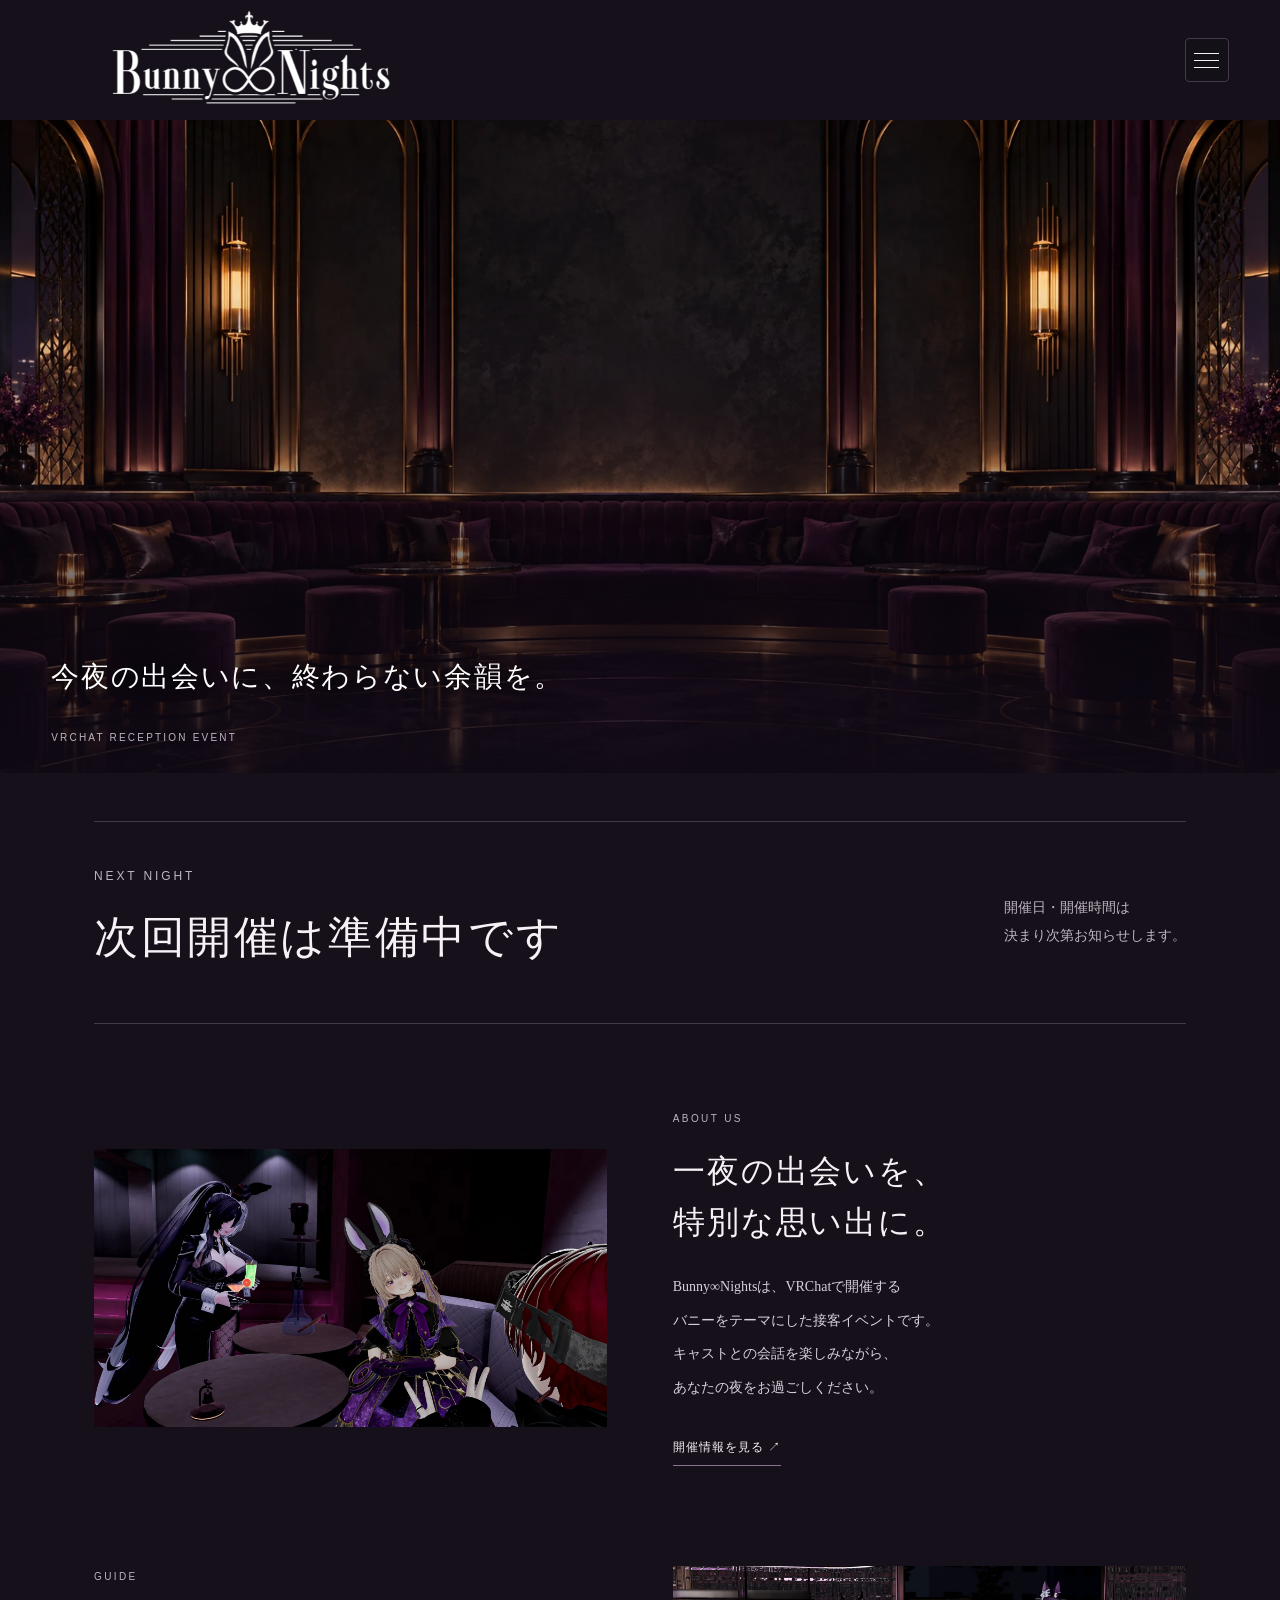
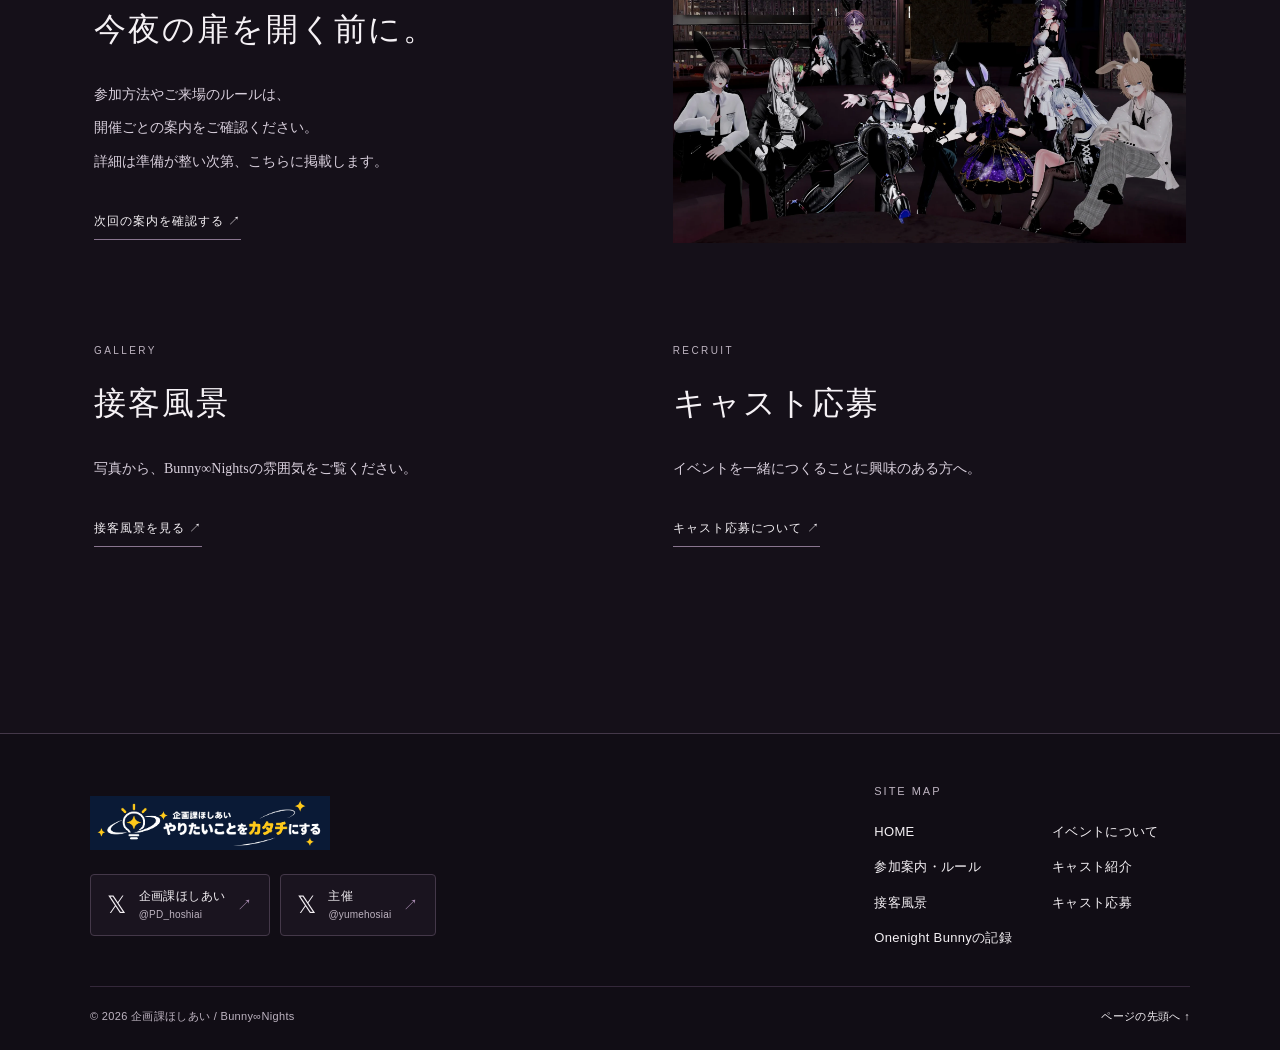
<file: index.html>
<!doctype html>
<html lang="ja"><head><meta charset="utf-8"><meta name="viewport" content="width=device-width,initial-scale=1"><title>HOME | Bunny∞Nights</title><meta name="description" content="VRChatのバニー接客イベント Bunny∞Nights。イベントのご案内、参加方法、ルール、キャスト応募について。"><meta name="theme-color" content="#151019"><link rel="stylesheet" href="assets/css/base.css"><link rel="stylesheet" href="assets/css/home.css"><script src="assets/js/home.js" defer></script></head><body><a class="bn-skip" href="#main-content">本文へ移動</a><main id="main-content"><div class="ob2" id="ob2-top">
<header class="ob2-head">
<h1 class="ob2-logo"><a href="./"><img src="assets/images/logo.webp" alt="Bunny∞Nights" width="1200" height="300" decoding="async"></a></h1>
<details class="ob2-menu"><summary aria-label="メニュー"><span></span><span></span><span></span></summary><nav aria-label="サイトメニュー"><a href="./" aria-current="page">HOME</a><a href="about/">イベントについて</a><a href="guide/">参加案内・ルール</a><a href="cast/">キャスト紹介</a><a href="gallery/">接客風景</a><a href="recruit/">キャスト応募</a><a href="archive/">Onenight Bunnyの記録</a></nav></details>
</header>
<section class="ob2-hero" aria-label="イベントのイメージ">
<figure class="ob2-back"><img src="assets/images/lounge.webp" alt="紫のベルベットラウンジのイメージ" fetchpriority="high"></figure>
<p class="ob2-catchcopy"><span>今夜の出会いに、</span><span>終わらない余韻を。</span></p><p class="ob2-caption">VRCHAT RECEPTION EVENT</p>
</section>
<div class="ob2-body">
<section class="ob2-schedule" id="ob2-schedule"><div><div class="ob2-eyebrow">NEXT NIGHT</div><h2>次回開催は準備中です</h2></div><p>開催日・開催時間は<br>決まり次第お知らせします。</p></section><section class="ob2-row" id="ob2-about">
<figure><img src="assets/images/home-about.webp" alt="キャストとの会話を楽しむ接客風景" loading="lazy" width="1920" height="1080"></figure>
<div class="ob2-copy"><div class="ob2-eyebrow">ABOUT US</div><h2>一夜の出会いを、<br>特別な思い出に。</h2><p>Bunny∞Nightsは、VRChatで開催する<br>バニーをテーマにした接客イベントです。<br>キャストとの会話を楽しみながら、<br>あなたの夜をお過ごしください。</p><a class="ob2-link" href="#ob2-schedule">開催情報を見る ↗</a></div>
</section>
<section class="ob2-row ob2-row-reverse" id="ob2-guide">
<div class="ob2-copy"><div class="ob2-eyebrow">GUIDE</div><h2>今夜の扉を開く前に。</h2><p>参加方法やご来場のルールは、<br>開催ごとの案内をご確認ください。<br>詳細は準備が整い次第、こちらに掲載します。</p><a class="ob2-link" href="#ob2-schedule">次回の案内を確認する ↗</a></div>
<figure><img src="assets/images/group.webp" alt="Bunny∞Nightsのキャスト・黒服集合写真" loading="lazy" width="1920" height="1080"></figure>
</section>

<section class="ob2-row" style="margin-top:60px"><div class="ob2-copy"><div class="ob2-eyebrow">GALLERY</div><h2>接客風景</h2><p>写真から、Bunny∞Nightsの雰囲気をご覧ください。</p><a class="ob2-link" href="gallery/">接客風景を見る ↗</a></div><div class="ob2-copy"><div class="ob2-eyebrow">RECRUIT</div><h2>キャスト応募</h2><p>イベントを一緒につくることに興味のある方へ。</p><a class="ob2-link" href="recruit/">キャスト応募について ↗</a></div></section></div><footer class="bn-footer"><div class="bn-footer-inner"><div class="bn-footer-brand"><a class="bn-organizer-logo" href="https://vrc.group/HOSIAI.8688" target="_blank" rel="noopener noreferrer" aria-label="企画課ほしあいのVRChatグループ（新しいタブで開く）"><img src="assets/images/footer.webp" alt="企画課ほしあい やりたいことをカタチにする" loading="lazy" width="1461" height="330"></a><div class="bn-socials"><a class="bn-social-link" href="https://x.com/PD_hoshiai" target="_blank" rel="noopener noreferrer" aria-label="企画課ほしあいのX（新しいタブで開く）"><span class="bn-x-mark" aria-hidden="true">𝕏</span><span class="bn-social-text">企画課ほしあい<small>@PD_hoshiai</small></span><span class="bn-social-arrow" aria-hidden="true">↗</span></a><a class="bn-social-link" href="https://x.com/yumehosiai" target="_blank" rel="noopener noreferrer" aria-label="主催のX（新しいタブで開く）"><span class="bn-x-mark" aria-hidden="true">𝕏</span><span class="bn-social-text">主催<small>@yumehosiai</small></span><span class="bn-social-arrow" aria-hidden="true">↗</span></a></div></div><nav class="bn-sitemap" aria-label="フッターサイトマップ"><h2 class="bn-footer-title">SITE MAP</h2><div class="bn-sitemap-links"><a href="./">HOME</a><a href="about/">イベントについて</a><a href="guide/">参加案内・ルール</a><a href="cast/">キャスト紹介</a><a href="gallery/">接客風景</a><a href="recruit/">キャスト応募</a><a href="archive/">Onenight Bunnyの記録</a></div></nav></div><div class="bn-footer-bottom"><small>© 2026 企画課ほしあい / Bunny∞Nights</small><a class="bn-back-top" href="#ob2-top">ページの先頭へ ↑</a></div></footer>
</div>



</main></body></html>
</file>
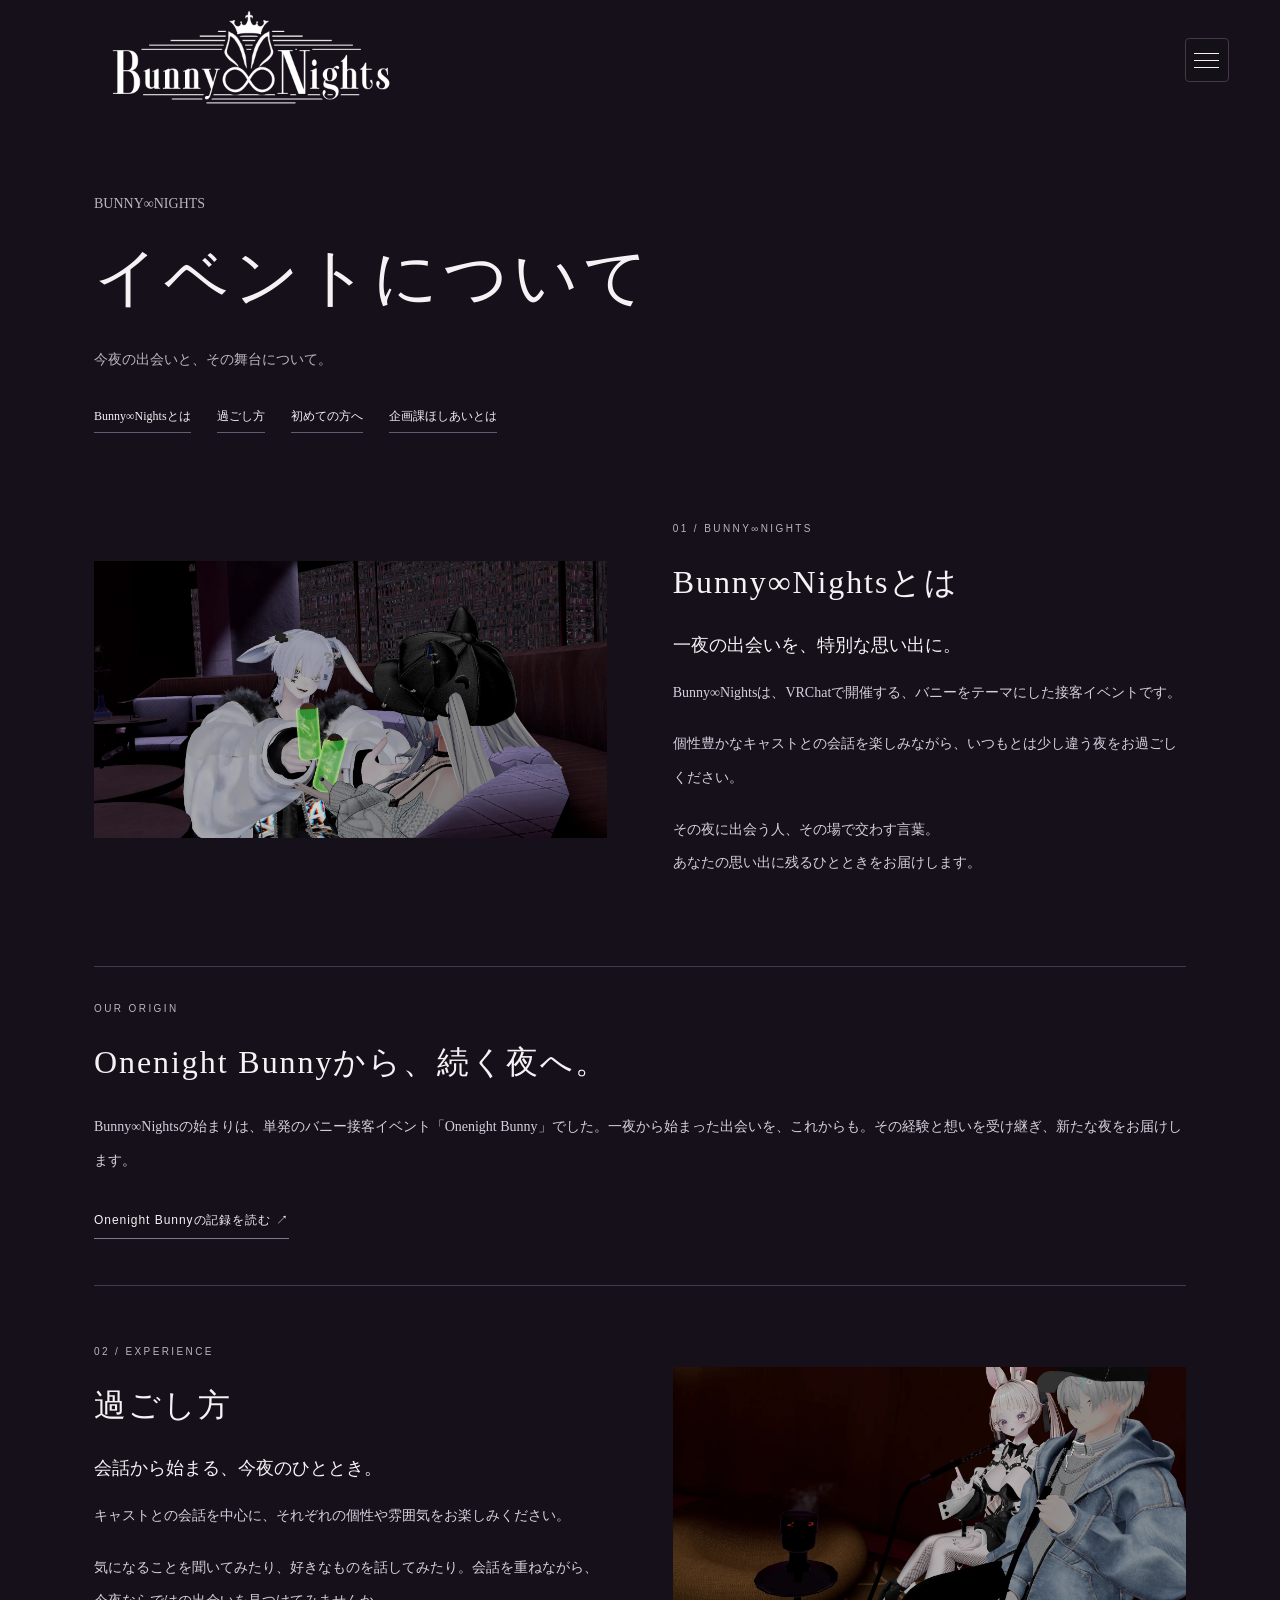
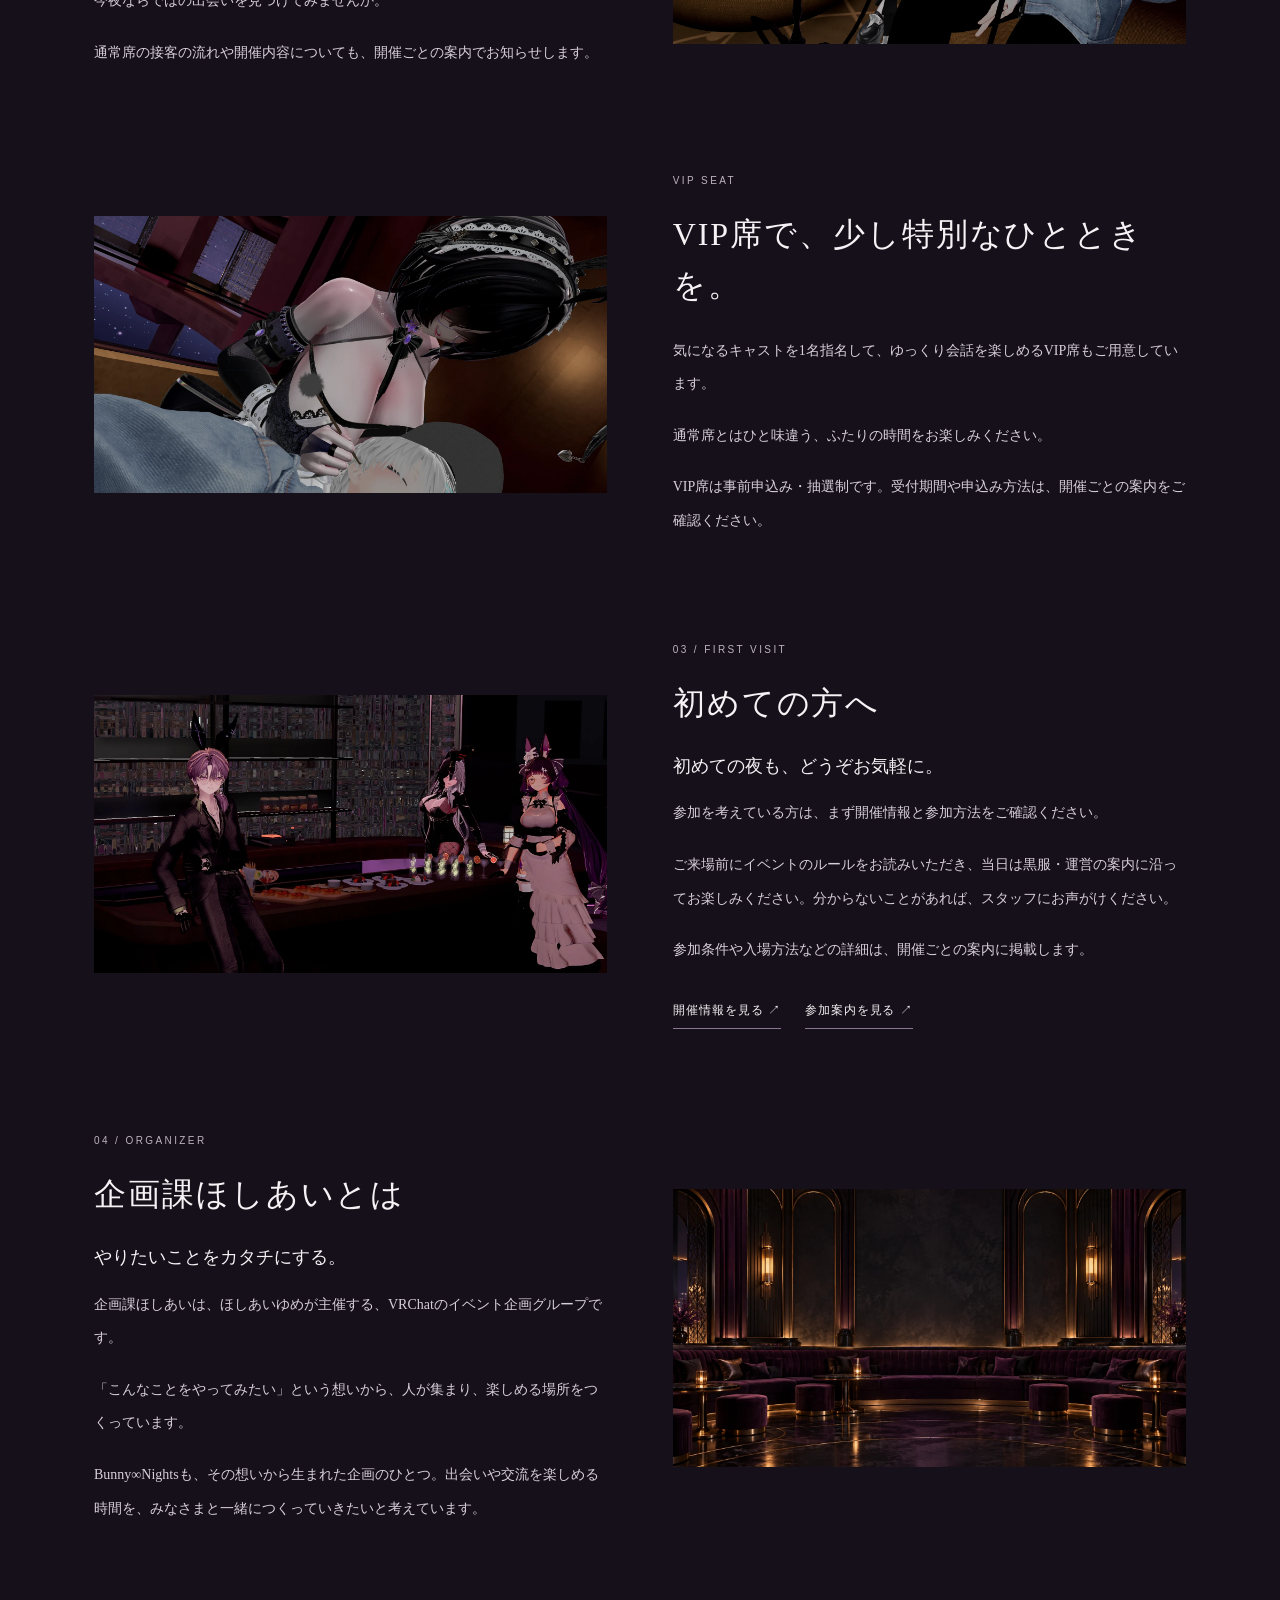
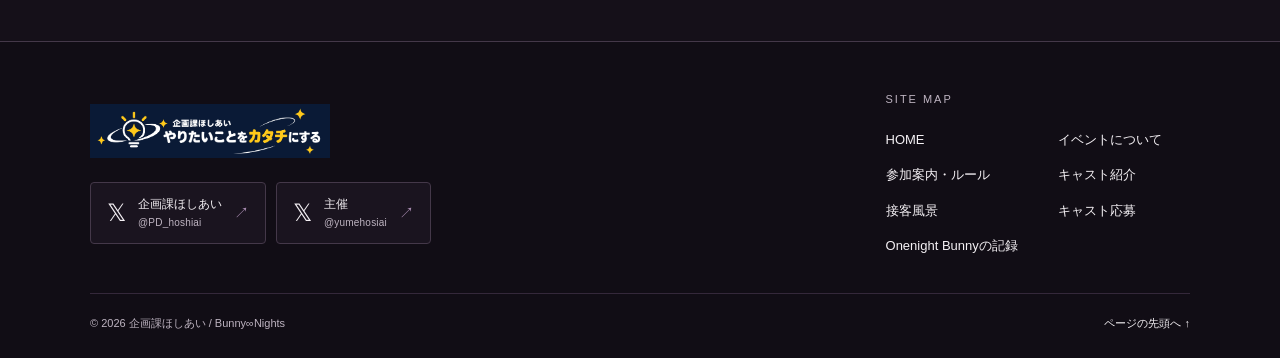
<file: about/index.html>
<!doctype html>
<html lang="ja"><head><meta charset="utf-8"><meta name="viewport" content="width=device-width,initial-scale=1"><title>イベントについて | Bunny∞Nights</title><meta name="description" content="VRChatのバニー接客イベント Bunny∞Nights。イベントのご案内、参加方法、ルール、キャスト応募について。"><meta name="theme-color" content="#151019"><link rel="stylesheet" href="../assets/css/base.css"><link rel="stylesheet" href="../assets/css/about.css"><script src="../assets/js/about.js" defer></script></head><body><a class="bn-skip" href="#main-content">本文へ移動</a><main id="main-content"><div class="oba" id="oba-top"><header class="oba-head"><a class="oba-logo" href="../"><img src="../assets/images/logo.webp" alt="Bunny∞Nights" width="1200" height="300" decoding="async"></a><details class="oba-menu"><summary aria-label="メニュー"><span></span><span></span><span></span></summary><nav aria-label="サイトメニュー"><a href="../">HOME</a><a href="../about/" aria-current="page">イベントについて</a><a href="../guide/">参加案内・ルール</a><a href="../cast/">キャスト紹介</a><a href="../gallery/">接客風景</a><a href="../recruit/">キャスト応募</a><a href="../archive/">Onenight Bunnyの記録</a></nav></details></header><div class="oba-intro"><p>BUNNY∞NIGHTS</p><h1>イベントについて</h1><p>今夜の出会いと、その舞台について。</p><nav class="oba-jump" aria-label="ABOUTページ内メニュー"><a href="#oba-event">Bunny∞Nightsとは</a><a href="#oba-experience">過ごし方</a><a href="#oba-first">初めての方へ</a><a href="#oba-organizer">企画課ほしあいとは</a></nav></div><div class="oba-body"><section class="oba-row " id="oba-event"><figure><img src="../assets/images/about-event.webp" alt="ドリンクを手に会話を楽しむひととき" loading="lazy" width="1920" height="1080"></figure><div class="oba-copy"><div class="oba-eyebrow">01 / BUNNY∞NIGHTS</div><h2>Bunny∞Nightsとは</h2><h3>一夜の出会いを、特別な思い出に。</h3><p>Bunny∞Nightsは、VRChatで開催する、バニーをテーマにした接客イベントです。</p><p>個性豊かなキャストとの会話を楽しみながら、いつもとは少し違う夜をお過ごしください。</p><p>その夜に出会う人、その場で交わす言葉。<br>あなたの思い出に残るひとときをお届けします。</p></div></section><section class="oba-history"><div class="oba-eyebrow">OUR ORIGIN</div><h2>Onenight Bunnyから、続く夜へ。</h2><p>Bunny∞Nightsの始まりは、単発のバニー接客イベント「Onenight Bunny」でした。一夜から始まった出会いを、これからも。その経験と想いを受け継ぎ、新たな夜をお届けします。</p><a class="oba-link" href="../archive/">Onenight Bunnyの記録を読む ↗</a></section><section class="oba-row oba-row-reverse" id="oba-experience"><div class="oba-copy"><div class="oba-eyebrow">02 / EXPERIENCE</div><h2>過ごし方</h2><h3>会話から始まる、今夜のひととき。</h3><p>キャストとの会話を中心に、それぞれの個性や雰囲気をお楽しみください。</p><p>気になることを聞いてみたり、好きなものを話してみたり。会話を重ねながら、今夜ならではの出会いを見つけてみませんか。</p><p>通常席の接客の流れや開催内容についても、開催ごとの案内でお知らせします。</p></div><figure><img src="../assets/images/experience.webp" alt="キャストとゆっくり過ごすひととき" loading="lazy" width="1920" height="1080"></figure></section><section class="oba-row" id="oba-vip"><figure><img loading="lazy" src="../assets/images/vip.webp" alt="VIP席で指名したキャストと過ごすひととき" width="1920" height="1080"></figure><div class="oba-copy"><div class="oba-eyebrow">VIP SEAT</div><h2>VIP席で、少し特別なひとときを。</h2><p>気になるキャストを1名指名して、ゆっくり会話を楽しめるVIP席もご用意しています。</p><p>通常席とはひと味違う、ふたりの時間をお楽しみください。</p><p>VIP席は事前申込み・抽選制です。受付期間や申込み方法は、開催ごとの案内をご確認ください。</p></div></section><section class="oba-row " id="oba-first"><figure><img src="../assets/images/staff.webp" alt="お客さまを迎える黒服たち" loading="lazy" width="1920" height="1080"></figure><div class="oba-copy"><div class="oba-eyebrow">03 / FIRST VISIT</div><h2>初めての方へ</h2><h3>初めての夜も、どうぞお気軽に。</h3><p>参加を考えている方は、まず開催情報と参加方法をご確認ください。</p><p>ご来場前にイベントのルールをお読みいただき、当日は黒服・運営の案内に沿ってお楽しみください。分からないことがあれば、スタッフにお声がけください。</p><p>参加条件や入場方法などの詳細は、開催ごとの案内に掲載します。</p><a class="oba-link" href="../#ob2-schedule">開催情報を見る ↗</a> <a class="oba-link" href="../guide/" style="margin-left:20px">参加案内を見る ↗</a></div></section><section class="oba-row oba-row-reverse" id="oba-organizer"><div class="oba-copy"><div class="oba-eyebrow">04 / ORGANIZER</div><h2>企画課ほしあいとは</h2><h3>やりたいことをカタチにする。</h3><p>企画課ほしあいは、ほしあいゆめが主催する、VRChatのイベント企画グループです。</p><p>「こんなことをやってみたい」という想いから、人が集まり、楽しめる場所をつくっています。</p><p>Bunny∞Nightsも、その想いから生まれた企画のひとつ。出会いや交流を楽しめる時間を、みなさまと一緒につくっていきたいと考えています。</p></div><figure><img src="../assets/images/lounge.webp" alt="紫のベルベットラウンジのイメージ" loading="lazy"></figure></section></div><footer class="bn-footer"><div class="bn-footer-inner"><div class="bn-footer-brand"><a class="bn-organizer-logo" href="https://vrc.group/HOSIAI.8688" target="_blank" rel="noopener noreferrer" aria-label="企画課ほしあいのVRChatグループ（新しいタブで開く）"><img src="../assets/images/footer.webp" alt="企画課ほしあい やりたいことをカタチにする" loading="lazy" width="1461" height="330"></a><div class="bn-socials"><a class="bn-social-link" href="https://x.com/PD_hoshiai" target="_blank" rel="noopener noreferrer" aria-label="企画課ほしあいのX（新しいタブで開く）"><span class="bn-x-mark" aria-hidden="true">𝕏</span><span class="bn-social-text">企画課ほしあい<small>@PD_hoshiai</small></span><span class="bn-social-arrow" aria-hidden="true">↗</span></a><a class="bn-social-link" href="https://x.com/yumehosiai" target="_blank" rel="noopener noreferrer" aria-label="主催のX（新しいタブで開く）"><span class="bn-x-mark" aria-hidden="true">𝕏</span><span class="bn-social-text">主催<small>@yumehosiai</small></span><span class="bn-social-arrow" aria-hidden="true">↗</span></a></div></div><nav class="bn-sitemap" aria-label="フッターサイトマップ"><h2 class="bn-footer-title">SITE MAP</h2><div class="bn-sitemap-links"><a href="../">HOME</a><a href="../about/">イベントについて</a><a href="../guide/">参加案内・ルール</a><a href="../cast/">キャスト紹介</a><a href="../gallery/">接客風景</a><a href="../recruit/">キャスト応募</a><a href="../archive/">Onenight Bunnyの記録</a></div></nav></div><div class="bn-footer-bottom"><small>© 2026 企画課ほしあい / Bunny∞Nights</small><a class="bn-back-top" href="#oba-top">ページの先頭へ ↑</a></div></footer></div>
</main></body></html>
</file>
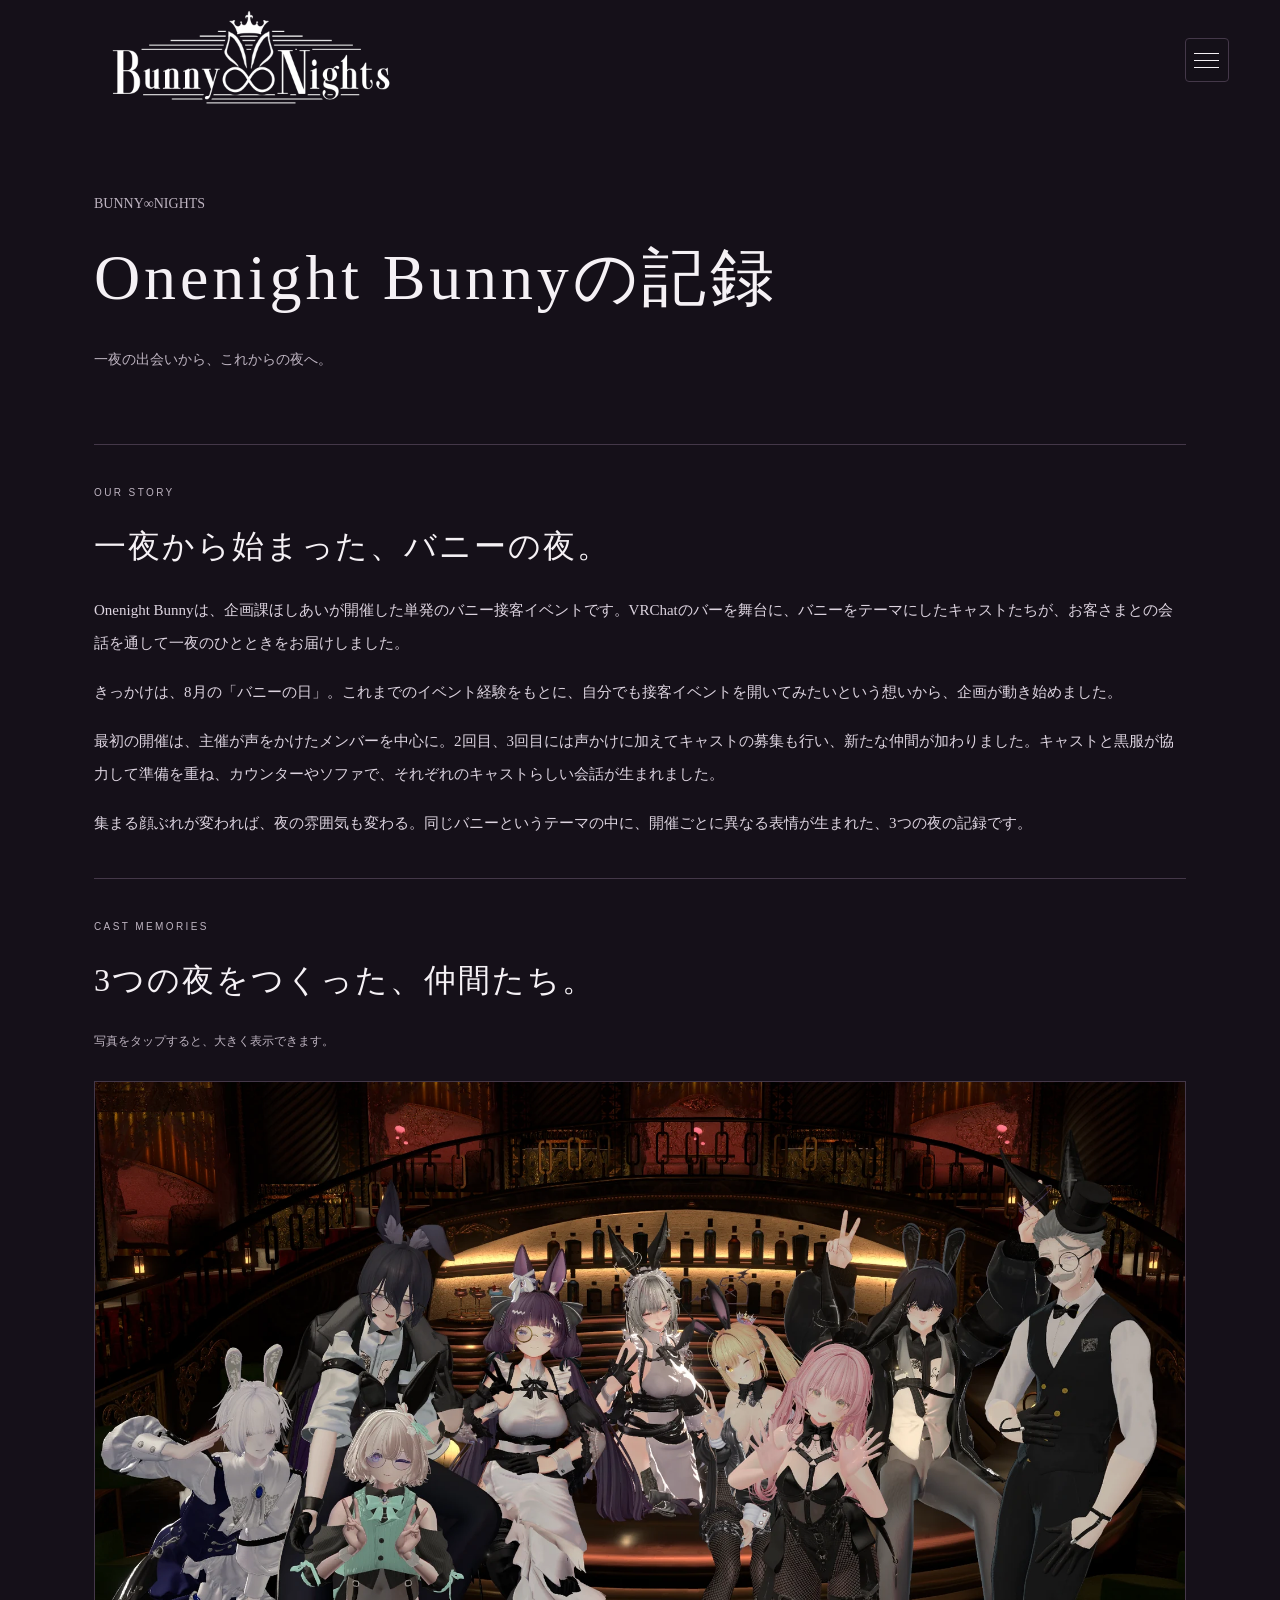
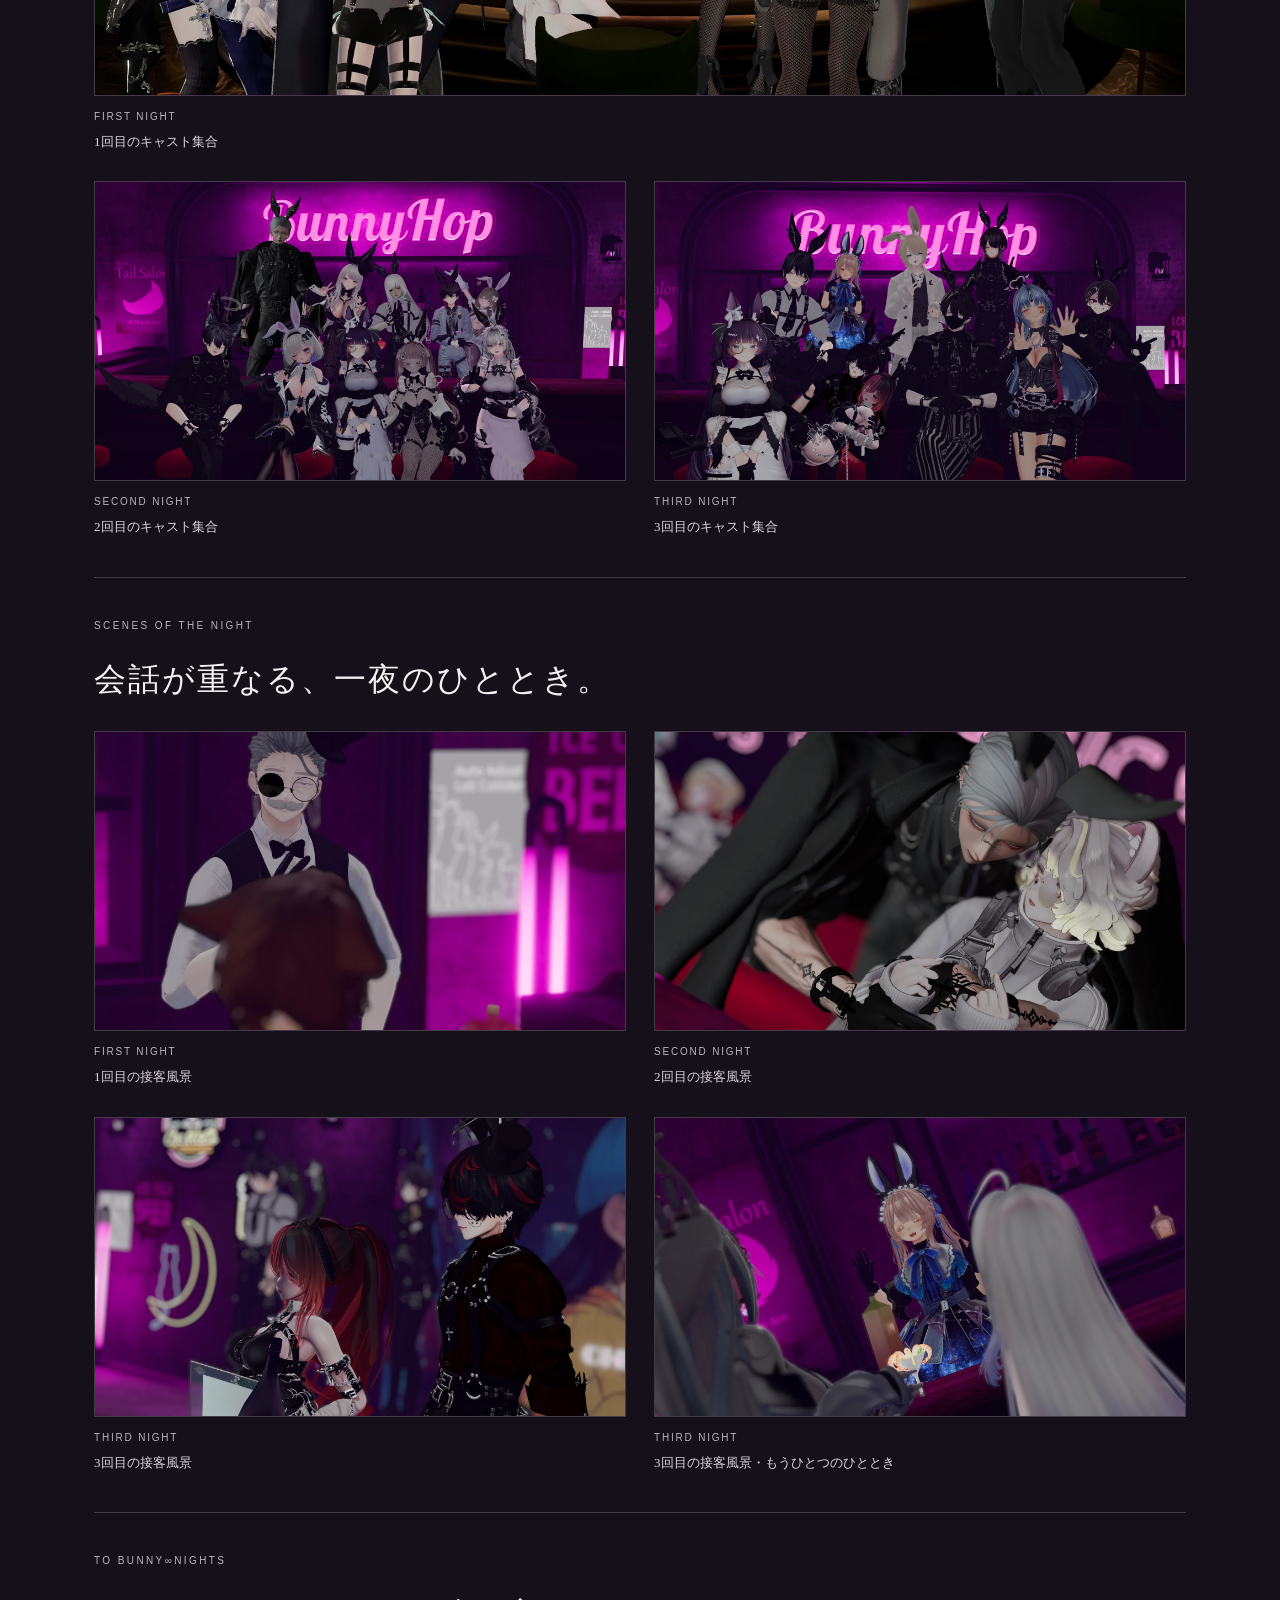
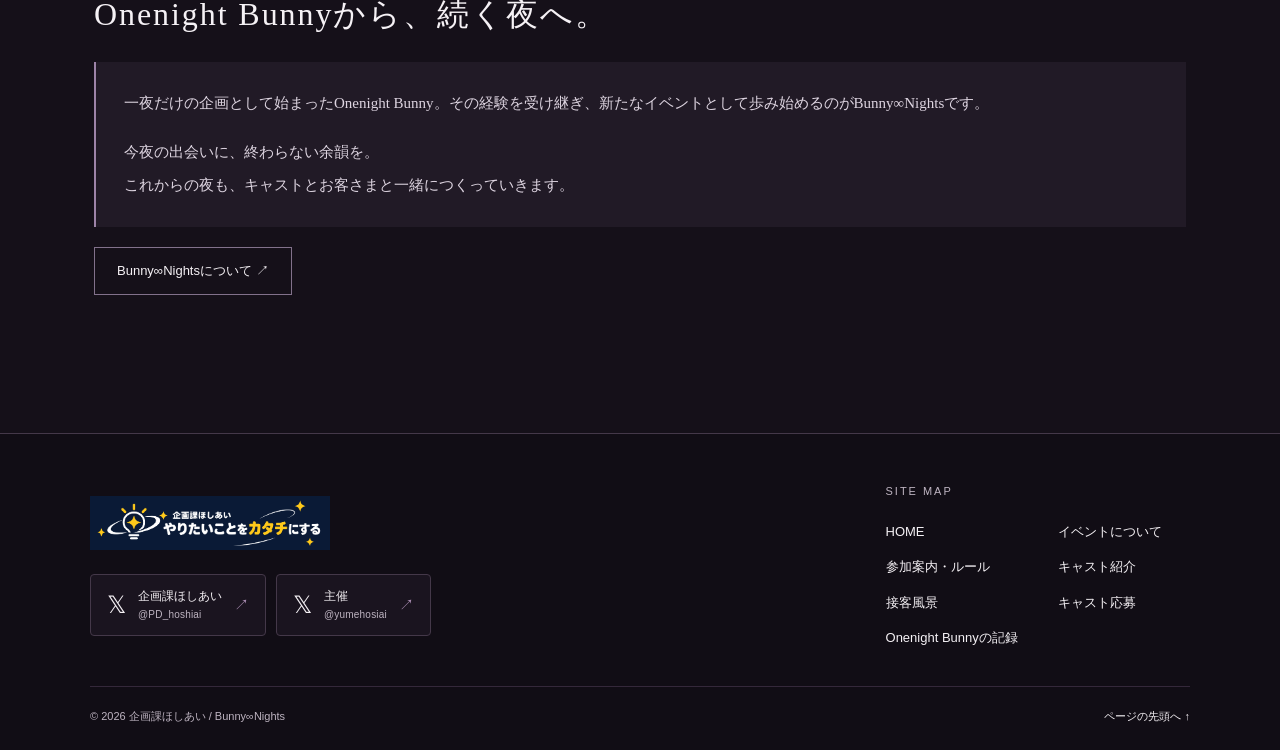
<file: archive/index.html>
<!doctype html>
<html lang="ja"><head><meta charset="utf-8"><meta name="viewport" content="width=device-width,initial-scale=1"><title>Onenight Bunnyの記録 | Bunny∞Nights</title><meta name="description" content="VRChatのバニー接客イベント Bunny∞Nights。イベントのご案内、参加方法、ルール、キャスト応募について。"><meta name="theme-color" content="#151019"><link rel="stylesheet" href="../assets/css/base.css"><link rel="stylesheet" href="../assets/css/archive.css"><script src="../assets/js/archive.js" defer></script></head><body><a class="bn-skip" href="#main-content">本文へ移動</a><main id="main-content"><div class="obh" id="obh-top"><header class="obh-head"><a class="obh-logo" href="../"><img src="../assets/images/logo.webp" alt="Bunny∞Nights" width="1200" height="300" decoding="async"></a><details class="obh-menu"><summary aria-label="メニュー"><span></span><span></span><span></span></summary><nav aria-label="サイトメニュー"><a href="../">HOME</a><a href="../about/">イベントについて</a><a href="../guide/">参加案内・ルール</a><a href="../cast/">キャスト紹介</a><a href="../gallery/">接客風景</a><a href="../recruit/">キャスト応募</a><a href="../archive/" aria-current="page">Onenight Bunnyの記録</a></nav></details></header><div class="obh-intro"><p>BUNNY∞NIGHTS</p><h1>Onenight Bunnyの記録</h1><p>一夜の出会いから、これからの夜へ。</p></div><div class="obh-body"><section class="obh-section"><div class="obh-eyebrow">OUR STORY</div><h2>一夜から始まった、バニーの夜。</h2><p>Onenight Bunnyは、企画課ほしあいが開催した単発のバニー接客イベントです。VRChatのバーを舞台に、バニーをテーマにしたキャストたちが、お客さまとの会話を通して一夜のひとときをお届けしました。</p><p>きっかけは、8月の「バニーの日」。これまでのイベント経験をもとに、自分でも接客イベントを開いてみたいという想いから、企画が動き始めました。</p><p>最初の開催は、主催が声をかけたメンバーを中心に。2回目、3回目には声かけに加えてキャストの募集も行い、新たな仲間が加わりました。キャストと黒服が協力して準備を重ね、カウンターやソファで、それぞれのキャストらしい会話が生まれました。</p><p>集まる顔ぶれが変われば、夜の雰囲気も変わる。同じバニーというテーマの中に、開催ごとに異なる表情が生まれた、3つの夜の記録です。</p></section><section class="obh-section"><div class="obh-eyebrow">CAST MEMORIES</div><h2>3つの夜をつくった、仲間たち。</h2><p class="obh-photo-note">写真をタップすると、大きく表示できます。</p><div class="obh-cast-grid"><figure class="obh-tile"><button type="button" class="obh-photo" aria-haspopup="dialog" aria-label="Onenight Bunny 1回目のキャスト集合を拡大"><img src="../assets/images/first-night.webp" alt="Onenight Bunny 1回目のキャスト集合" width="1920" height="1080" loading="lazy" decoding="async"></button><figcaption><span>FIRST NIGHT</span>1回目のキャスト集合</figcaption></figure><figure class="obh-tile"><button type="button" class="obh-photo" aria-haspopup="dialog" aria-label="Onenight Bunny 2回目のキャスト集合を拡大"><img src="../assets/images/second-night.webp" alt="Onenight Bunny 2回目のキャスト集合" width="1920" height="1080" loading="lazy" decoding="async"></button><figcaption><span>SECOND NIGHT</span>2回目のキャスト集合</figcaption></figure><figure class="obh-tile"><button type="button" class="obh-photo" aria-haspopup="dialog" aria-label="Onenight Bunny 3回目のキャスト集合を拡大"><img src="../assets/images/third-night.webp" alt="Onenight Bunny 3回目のキャスト集合" width="1920" height="1080" loading="lazy" decoding="async"></button><figcaption><span>THIRD NIGHT</span>3回目のキャスト集合</figcaption></figure></div></section><section class="obh-section"><div class="obh-eyebrow">SCENES OF THE NIGHT</div><h2>会話が重なる、一夜のひととき。</h2><div class="obh-scene-grid"><figure class="obh-tile"><button type="button" class="obh-photo" aria-haspopup="dialog" aria-label="Onenight Bunny 1回目の接客風景を拡大"><img src="../assets/images/scene-first.webp" alt="Onenight Bunny 1回目の接客風景" width="1920" height="1080" loading="lazy" decoding="async"></button><figcaption><span>FIRST NIGHT</span>1回目の接客風景</figcaption></figure><figure class="obh-tile"><button type="button" class="obh-photo" aria-haspopup="dialog" aria-label="Onenight Bunny 2回目の接客風景を拡大"><img src="../assets/images/scene-second.webp" alt="Onenight Bunny 2回目の接客風景" width="1920" height="1080" loading="lazy" decoding="async"></button><figcaption><span>SECOND NIGHT</span>2回目の接客風景</figcaption></figure><figure class="obh-tile"><button type="button" class="obh-photo" aria-haspopup="dialog" aria-label="Onenight Bunny 3回目の接客風景を拡大"><img src="../assets/images/scene-third.webp" alt="Onenight Bunny 3回目の接客風景" width="1920" height="1080" loading="lazy" decoding="async"></button><figcaption><span>THIRD NIGHT</span>3回目の接客風景</figcaption></figure><figure class="obh-tile"><button type="button" class="obh-photo" aria-haspopup="dialog" aria-label="Onenight Bunny 3回目の接客風景・もうひとつのひとときを拡大"><img src="../assets/images/scene-third-extra.webp" alt="Onenight Bunny 3回目の接客風景・もうひとつのひととき" width="1920" height="1080" loading="lazy" decoding="async"></button><figcaption><span>THIRD NIGHT</span>3回目の接客風景・もうひとつのひととき</figcaption></figure></div></section><section class="obh-section"><div class="obh-eyebrow">TO BUNNY∞NIGHTS</div><h2>Onenight Bunnyから、続く夜へ。</h2><div class="obh-note"><p>一夜だけの企画として始まったOnenight Bunny。その経験を受け継ぎ、新たなイベントとして歩み始めるのがBunny∞Nightsです。</p><p>今夜の出会いに、終わらない余韻を。<br>これからの夜も、キャストとお客さまと一緒につくっていきます。</p></div><a class="obh-cta" href="../about/">Bunny∞Nightsについて ↗</a></section><dialog class="obh-dialog" aria-label="Onenight Bunnyの記録写真"><button type="button" class="obh-close">閉じる ×</button><img class="obh-expanded" alt=""><p class="obh-modal-caption"></p></dialog></div><footer class="bn-footer"><div class="bn-footer-inner"><div class="bn-footer-brand"><a class="bn-organizer-logo" href="https://vrc.group/HOSIAI.8688" target="_blank" rel="noopener noreferrer" aria-label="企画課ほしあいのVRChatグループ（新しいタブで開く）"><img src="../assets/images/footer.webp" alt="企画課ほしあい やりたいことをカタチにする" loading="lazy" width="1461" height="330"></a><div class="bn-socials"><a class="bn-social-link" href="https://x.com/PD_hoshiai" target="_blank" rel="noopener noreferrer" aria-label="企画課ほしあいのX（新しいタブで開く）"><span class="bn-x-mark" aria-hidden="true">𝕏</span><span class="bn-social-text">企画課ほしあい<small>@PD_hoshiai</small></span><span class="bn-social-arrow" aria-hidden="true">↗</span></a><a class="bn-social-link" href="https://x.com/yumehosiai" target="_blank" rel="noopener noreferrer" aria-label="主催のX（新しいタブで開く）"><span class="bn-x-mark" aria-hidden="true">𝕏</span><span class="bn-social-text">主催<small>@yumehosiai</small></span><span class="bn-social-arrow" aria-hidden="true">↗</span></a></div></div><nav class="bn-sitemap" aria-label="フッターサイトマップ"><h2 class="bn-footer-title">SITE MAP</h2><div class="bn-sitemap-links"><a href="../">HOME</a><a href="../about/">イベントについて</a><a href="../guide/">参加案内・ルール</a><a href="../cast/">キャスト紹介</a><a href="../gallery/">接客風景</a><a href="../recruit/">キャスト応募</a><a href="../archive/">Onenight Bunnyの記録</a></div></nav></div><div class="bn-footer-bottom"><small>© 2026 企画課ほしあい / Bunny∞Nights</small><a class="bn-back-top" href="#obh-top">ページの先頭へ ↑</a></div></footer></div>
</main></body></html>
</file>
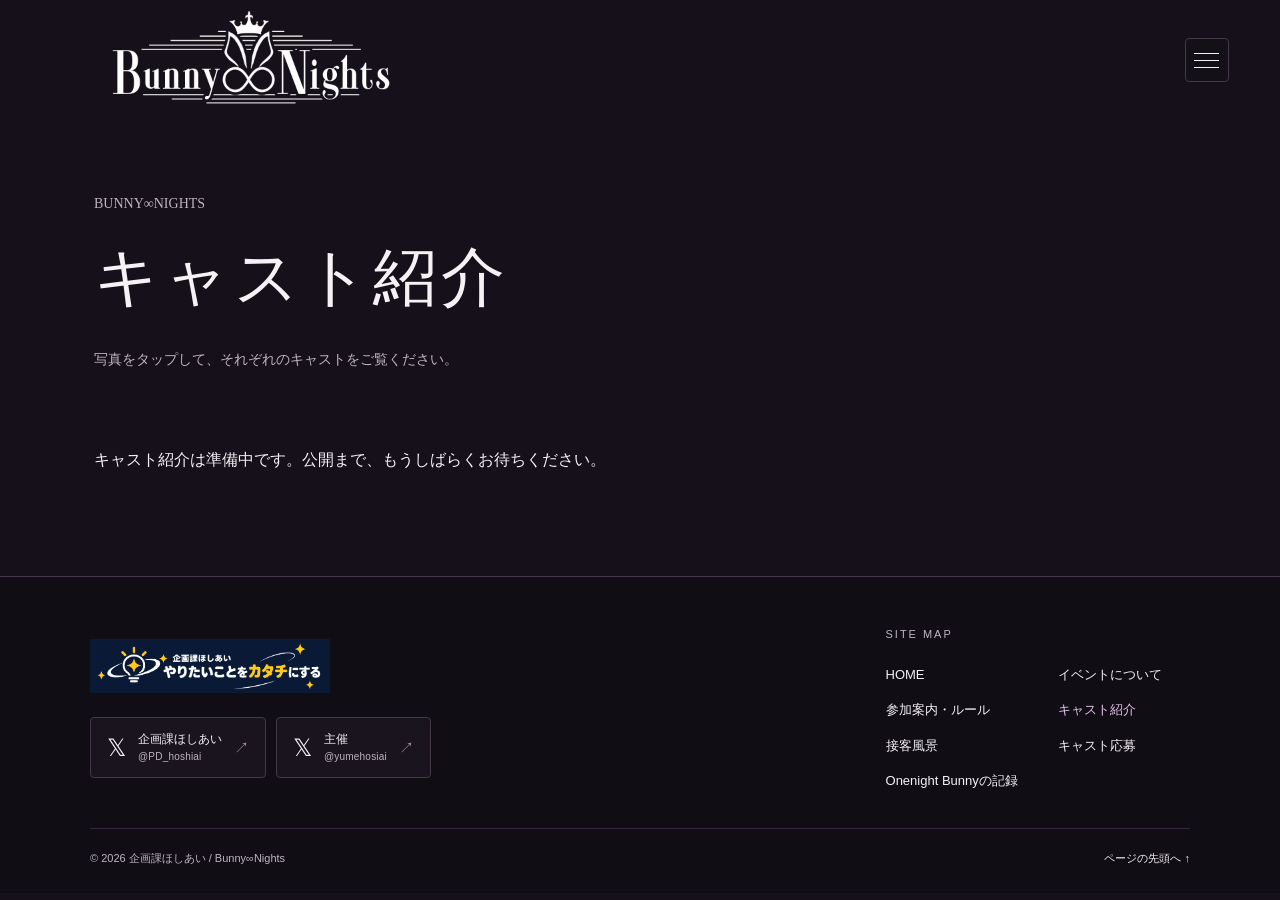
<file: cast/index.html>
<!doctype html>
<html lang="ja"><head><meta charset="utf-8"><meta name="viewport" content="width=device-width,initial-scale=1"><title>キャスト紹介 | Bunny∞Nights</title><meta name="description" content="VRChatのバニー接客イベント Bunny∞Nights。イベントのご案内、参加方法、ルール、キャスト応募について。"><meta name="theme-color" content="#151019"><link rel="stylesheet" href="../assets/css/base.css"><link rel="stylesheet" href="../assets/css/cast.css"><script src="../assets/js/cast.js" defer></script></head><body><a class="bn-skip" href="#main-content">本文へ移動</a><main id="main-content"><div class="obcast" id="obcast-top"><header class="obcast-head"><a class="obcast-logo" href="../"><img src="../assets/images/logo.webp" alt="Bunny∞Nights" width="1200" height="300" decoding="async"></a><details class="obcast-menu"><summary aria-label="メニュー"><span></span><span></span><span></span></summary><nav aria-label="サイトメニュー"><a href="../">HOME</a><a href="../about/">イベントについて</a><a href="../guide/">参加案内・ルール</a><a href="../cast/" aria-current="page">キャスト紹介</a><a href="../gallery/">接客風景</a><a href="../recruit/">キャスト応募</a><a href="../archive/">Onenight Bunnyの記録</a></nav></details></header><div class="obcast-intro"><p>BUNNY∞NIGHTS</p><h1>キャスト紹介</h1><p>写真をタップして、それぞれのキャストをご覧ください。</p></div><div class="obcast-body"><p class="obcast-empty">キャスト紹介は準備中です。公開まで、もうしばらくお待ちください。</p></div><footer class="bn-footer"><div class="bn-footer-inner"><div class="bn-footer-brand"><a class="bn-organizer-logo" href="https://vrc.group/HOSIAI.8688" target="_blank" rel="noopener noreferrer" aria-label="企画課ほしあいのVRChatグループ（新しいタブで開く）"><img src="../assets/images/footer.webp" alt="企画課ほしあい やりたいことをカタチにする" loading="lazy" width="1461" height="330"></a><div class="bn-socials"><a class="bn-social-link" href="https://x.com/PD_hoshiai" target="_blank" rel="noopener noreferrer" aria-label="企画課ほしあいのX（新しいタブで開く）"><span class="bn-x-mark" aria-hidden="true">𝕏</span><span class="bn-social-text">企画課ほしあい<small>@PD_hoshiai</small></span><span class="bn-social-arrow" aria-hidden="true">↗</span></a><a class="bn-social-link" href="https://x.com/yumehosiai" target="_blank" rel="noopener noreferrer" aria-label="主催のX（新しいタブで開く）"><span class="bn-x-mark" aria-hidden="true">𝕏</span><span class="bn-social-text">主催<small>@yumehosiai</small></span><span class="bn-social-arrow" aria-hidden="true">↗</span></a></div></div><nav class="bn-sitemap" aria-label="フッターサイトマップ"><h2 class="bn-footer-title">SITE MAP</h2><div class="bn-sitemap-links"><a href="../">HOME</a><a href="../about/">イベントについて</a><a href="../guide/">参加案内・ルール</a><a href="../cast/" aria-current="page">キャスト紹介</a><a href="../gallery/">接客風景</a><a href="../recruit/">キャスト応募</a><a href="../archive/">Onenight Bunnyの記録</a></div></nav></div><div class="bn-footer-bottom"><small>© 2026 企画課ほしあい / Bunny∞Nights</small><a class="bn-back-top" href="#obcast-top">ページの先頭へ ↑</a></div></footer></div>


</main></body></html>
</file>
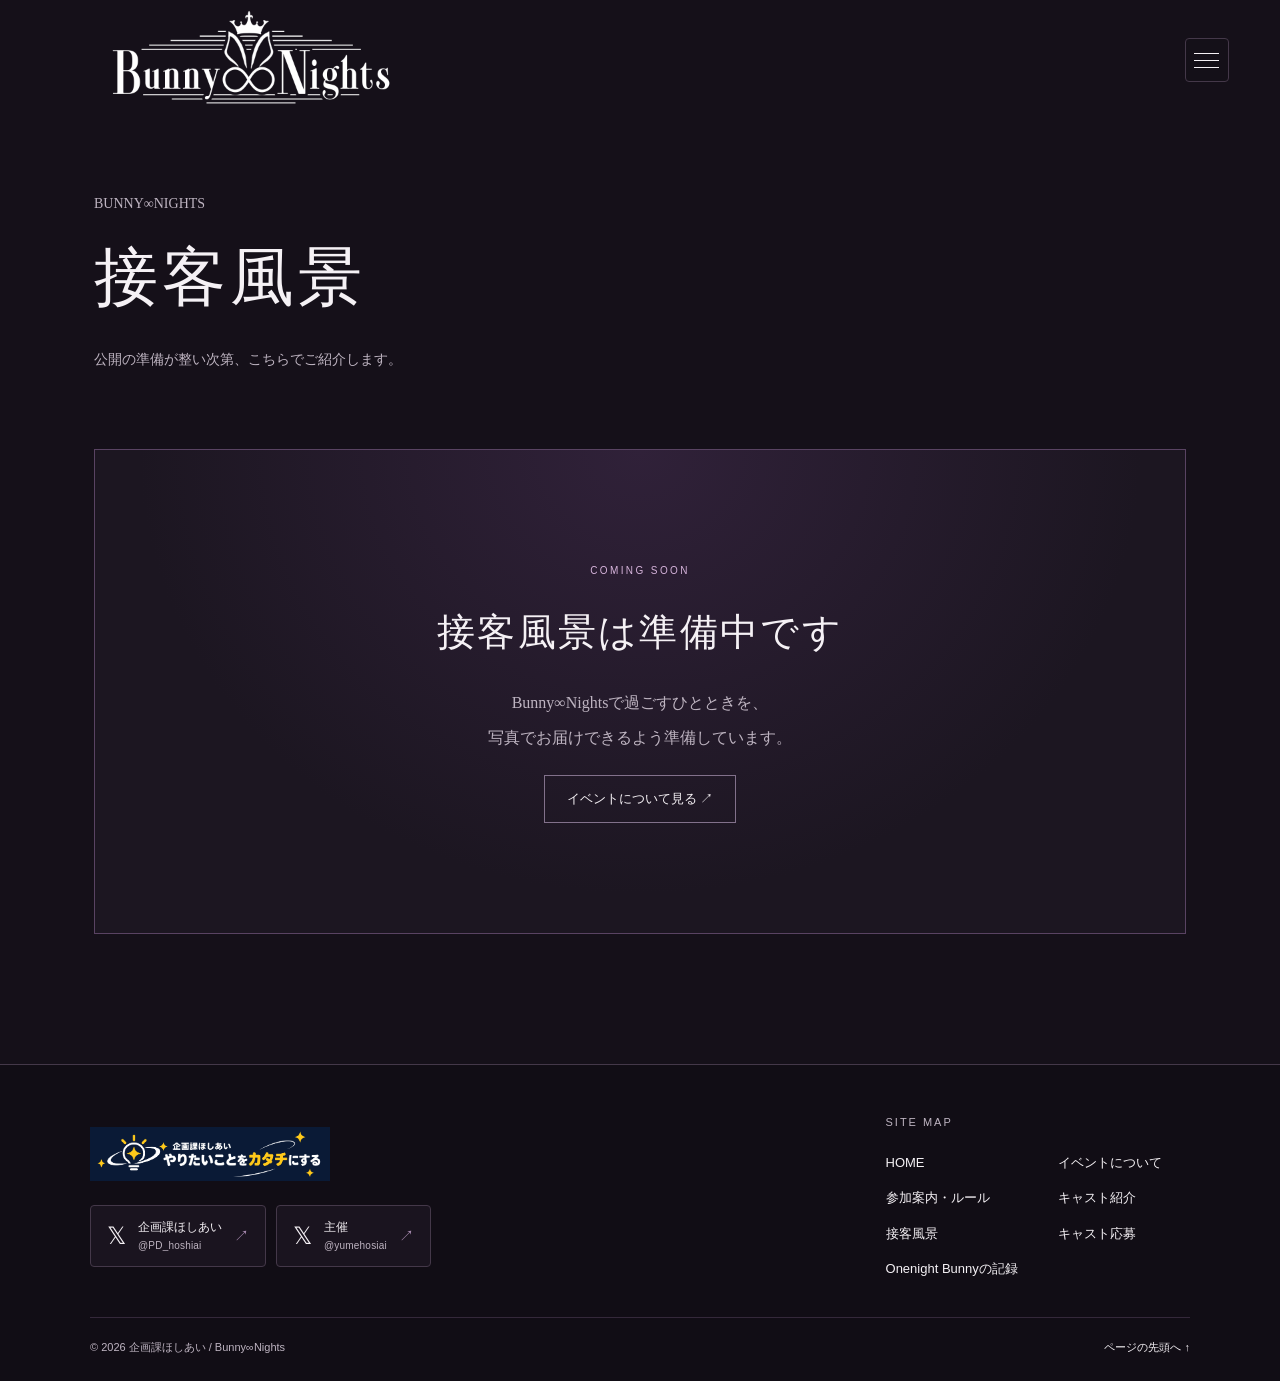
<file: gallery/index.html>
<!doctype html>
<html lang="ja"><head><meta charset="utf-8"><meta name="viewport" content="width=device-width,initial-scale=1"><title>接客風景 | Bunny∞Nights</title><meta name="description" content="VRChatのバニー接客イベント Bunny∞Nights。イベントのご案内、参加方法、ルール、キャスト応募について。"><meta name="theme-color" content="#151019"><link rel="stylesheet" href="../assets/css/base.css"><link rel="stylesheet" href="../assets/css/gallery.css"><script src="../assets/js/gallery.js" defer></script></head><body><a class="bn-skip" href="#main-content">本文へ移動</a><main id="main-content"><div class="obv" id="obv-top"><header class="obv-head"><a class="obv-logo" href="../"><img src="../assets/images/logo.webp" alt="Bunny∞Nights" width="1200" height="300" decoding="async"></a><details class="obv-menu"><summary aria-label="メニュー"><span></span><span></span><span></span></summary><nav aria-label="サイトメニュー"><a href="../">HOME</a><a href="../about/">イベントについて</a><a href="../guide/">参加案内・ルール</a><a href="../cast/">キャスト紹介</a><a href="../gallery/" aria-current="page">接客風景</a><a href="../recruit/">キャスト応募</a><a href="../archive/">Onenight Bunnyの記録</a></nav></details></header><div class="obv-intro"><p>BUNNY∞NIGHTS</p><h1>接客風景</h1><p class="obv-gallery-intro">公開の準備が整い次第、こちらでご紹介します。</p></div><div class="obv-body">
<section class="obv-preparing" id="obv-preparing"><p class="obv-eyebrow">COMING SOON</p><h2>接客風景は準備中です</h2><p>Bunny∞Nightsで過ごすひとときを、<br>写真でお届けできるよう準備しています。</p><a class="obv-cta" href="../about/">イベントについて見る ↗</a></section>
<script type="application/json" id="obv-gallery-data">[]</script>
<div class="obv-grid" id="obv-gallery-grid" hidden></div>
<dialog class="obv-dialog" aria-label="接客風景の拡大画像"><button type="button" class="obv-close" aria-label="拡大画像を閉じる">閉じる ×</button><img class="obv-expanded" alt=""><p class="obv-modal-caption"></p></dialog></div><footer class="bn-footer"><div class="bn-footer-inner"><div class="bn-footer-brand"><a class="bn-organizer-logo" href="https://vrc.group/HOSIAI.8688" target="_blank" rel="noopener noreferrer" aria-label="企画課ほしあいのVRChatグループ（新しいタブで開く）"><img src="../assets/images/footer.webp" alt="企画課ほしあい やりたいことをカタチにする" loading="lazy" width="1461" height="330"></a><div class="bn-socials"><a class="bn-social-link" href="https://x.com/PD_hoshiai" target="_blank" rel="noopener noreferrer" aria-label="企画課ほしあいのX（新しいタブで開く）"><span class="bn-x-mark" aria-hidden="true">𝕏</span><span class="bn-social-text">企画課ほしあい<small>@PD_hoshiai</small></span><span class="bn-social-arrow" aria-hidden="true">↗</span></a><a class="bn-social-link" href="https://x.com/yumehosiai" target="_blank" rel="noopener noreferrer" aria-label="主催のX（新しいタブで開く）"><span class="bn-x-mark" aria-hidden="true">𝕏</span><span class="bn-social-text">主催<small>@yumehosiai</small></span><span class="bn-social-arrow" aria-hidden="true">↗</span></a></div></div><nav class="bn-sitemap" aria-label="フッターサイトマップ"><h2 class="bn-footer-title">SITE MAP</h2><div class="bn-sitemap-links"><a href="../">HOME</a><a href="../about/">イベントについて</a><a href="../guide/">参加案内・ルール</a><a href="../cast/">キャスト紹介</a><a href="../gallery/">接客風景</a><a href="../recruit/">キャスト応募</a><a href="../archive/">Onenight Bunnyの記録</a></div></nav></div><div class="bn-footer-bottom"><small>© 2026 企画課ほしあい / Bunny∞Nights</small><a class="bn-back-top" href="#obv-top">ページの先頭へ ↑</a></div></footer></div>
</main></body></html>
</file>
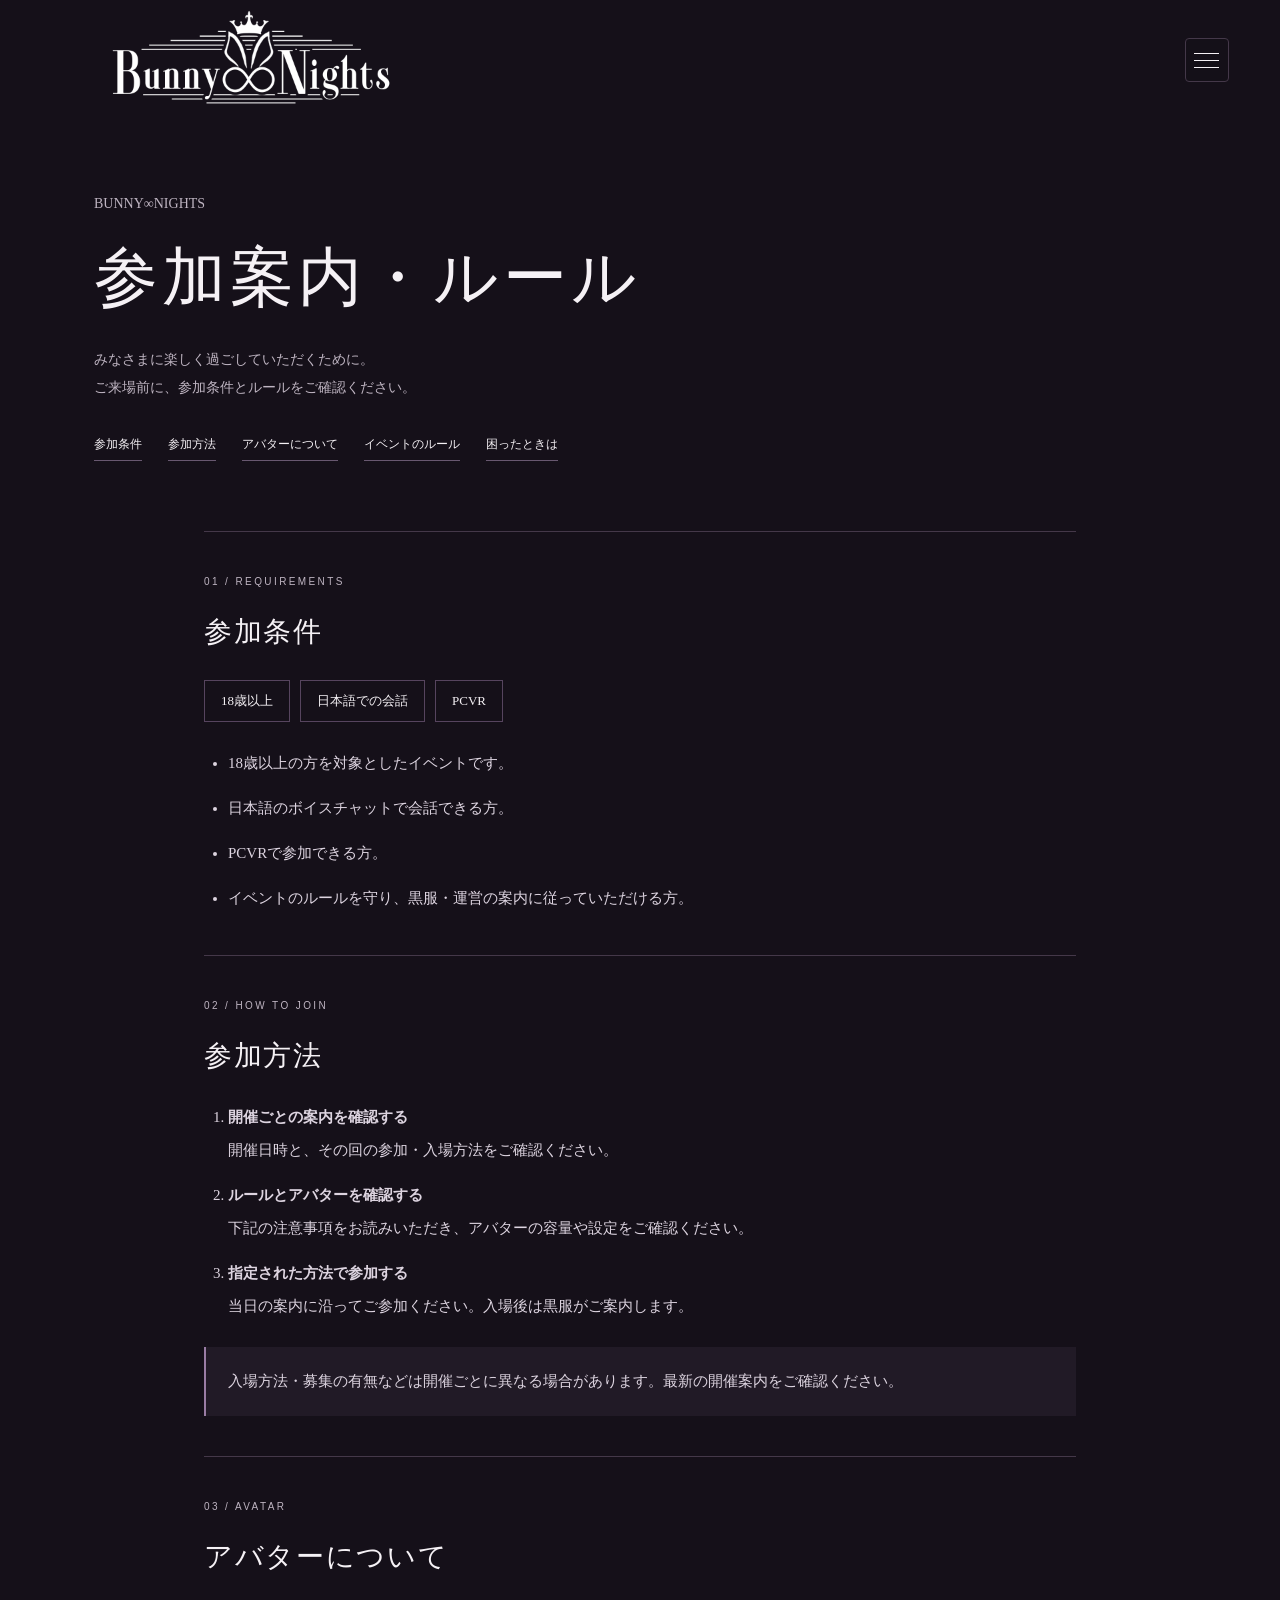
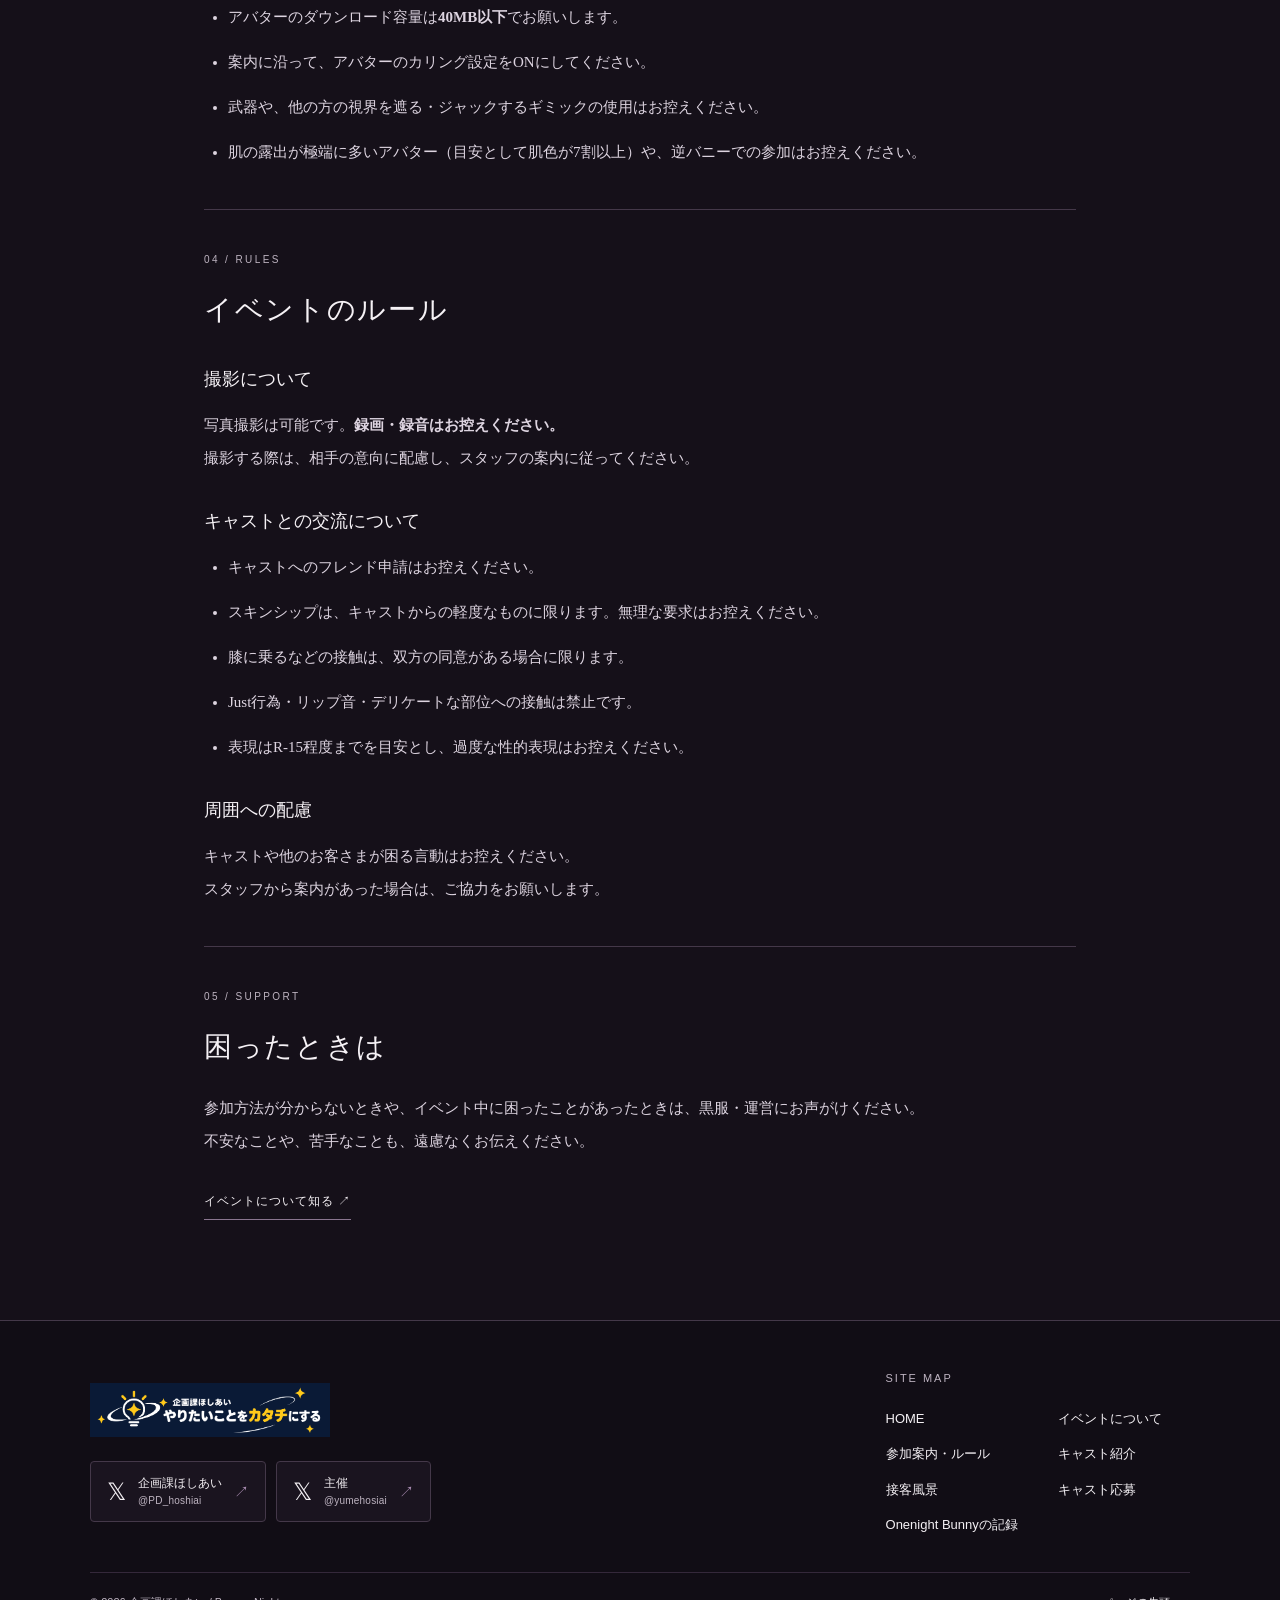
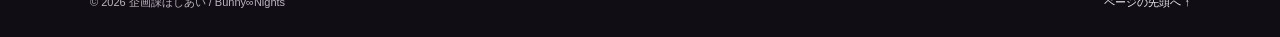
<file: guide/index.html>
<!doctype html>
<html lang="ja"><head><meta charset="utf-8"><meta name="viewport" content="width=device-width,initial-scale=1"><title>参加案内・ルール | Bunny∞Nights</title><meta name="description" content="VRChatのバニー接客イベント Bunny∞Nights。イベントのご案内、参加方法、ルール、キャスト応募について。"><meta name="theme-color" content="#151019"><link rel="stylesheet" href="../assets/css/base.css"><link rel="stylesheet" href="../assets/css/guide.css"><script src="../assets/js/guide.js" defer></script></head><body><a class="bn-skip" href="#main-content">本文へ移動</a><main id="main-content"><div class="obg" id="obg-top"><header class="obg-head"><a class="obg-logo" href="../"><img src="../assets/images/logo.webp" alt="Bunny∞Nights" width="1200" height="300" decoding="async"></a><details class="obg-menu"><summary aria-label="メニュー"><span></span><span></span><span></span></summary><nav aria-label="サイトメニュー"><a href="../">HOME</a><a href="../about/">イベントについて</a><a href="../guide/" aria-current="page">参加案内・ルール</a><a href="../cast/">キャスト紹介</a><a href="../gallery/">接客風景</a><a href="../recruit/">キャスト応募</a><a href="../archive/">Onenight Bunnyの記録</a></nav></details></header><div class="obg-intro"><p>BUNNY∞NIGHTS</p><h1>参加案内・ルール</h1><p>みなさまに楽しく過ごしていただくために。<br>ご来場前に、参加条件とルールをご確認ください。</p><nav class="obg-jump" aria-label="ページ内メニュー"><a href="#obg-entry">参加条件</a><a href="#obg-join">参加方法</a><a href="#obg-avatar">アバターについて</a><a href="#obg-rules">イベントのルール</a><a href="#obg-help">困ったときは</a></nav></div>
<div class="obg-body">
<section class="obg-section" id="obg-entry"><div class="obg-eyebrow">01 / REQUIREMENTS</div><h2>参加条件</h2><div class="obg-summary"><span>18歳以上</span><span>日本語での会話</span><span>PCVR</span></div><ul style="margin-top:25px"><li>18歳以上の方を対象としたイベントです。</li><li>日本語のボイスチャットで会話できる方。</li><li>PCVRで参加できる方。</li><li>イベントのルールを守り、黒服・運営の案内に従っていただける方。</li></ul></section>
<section class="obg-section" id="obg-join"><div class="obg-eyebrow">02 / HOW TO JOIN</div><h2>参加方法</h2><ol><li><strong>開催ごとの案内を確認する</strong><br>開催日時と、その回の参加・入場方法をご確認ください。</li><li><strong>ルールとアバターを確認する</strong><br>下記の注意事項をお読みいただき、アバターの容量や設定をご確認ください。</li><li><strong>指定された方法で参加する</strong><br>当日の案内に沿ってご参加ください。入場後は黒服がご案内します。</li></ol><p class="obg-note">入場方法・募集の有無などは開催ごとに異なる場合があります。最新の開催案内をご確認ください。</p></section>
<section class="obg-section" id="obg-avatar"><div class="obg-eyebrow">03 / AVATAR</div><h2>アバターについて</h2><ul><li>アバターのダウンロード容量は<strong>40MB以下</strong>でお願いします。</li><li>案内に沿って、アバターのカリング設定をONにしてください。</li><li>武器や、他の方の視界を遮る・ジャックするギミックの使用はお控えください。</li><li>肌の露出が極端に多いアバター（目安として肌色が7割以上）や、逆バニーでの参加はお控えください。</li></ul></section>
<section class="obg-section" id="obg-rules"><div class="obg-eyebrow">04 / RULES</div><h2>イベントのルール</h2><h3>撮影について</h3><p>写真撮影は可能です。<strong>録画・録音はお控えください。</strong><br>撮影する際は、相手の意向に配慮し、スタッフの案内に従ってください。</p><h3>キャストとの交流について</h3><ul><li>キャストへのフレンド申請はお控えください。</li><li>スキンシップは、キャストからの軽度なものに限ります。無理な要求はお控えください。</li><li>膝に乗るなどの接触は、双方の同意がある場合に限ります。</li><li>Just行為・リップ音・デリケートな部位への接触は禁止です。</li><li>表現はR-15程度までを目安とし、過度な性的表現はお控えください。</li></ul><h3>周囲への配慮</h3><p>キャストや他のお客さまが困る言動はお控えください。<br>スタッフから案内があった場合は、ご協力をお願いします。</p></section>
<section class="obg-section" id="obg-help"><div class="obg-eyebrow">05 / SUPPORT</div><h2>困ったときは</h2><p>参加方法が分からないときや、イベント中に困ったことがあったときは、黒服・運営にお声がけください。<br>不安なことや、苦手なことも、遠慮なくお伝えください。</p><a class="obg-link" href="../about/">イベントについて知る ↗</a></section>
</div><footer class="bn-footer"><div class="bn-footer-inner"><div class="bn-footer-brand"><a class="bn-organizer-logo" href="https://vrc.group/HOSIAI.8688" target="_blank" rel="noopener noreferrer" aria-label="企画課ほしあいのVRChatグループ（新しいタブで開く）"><img src="../assets/images/footer.webp" alt="企画課ほしあい やりたいことをカタチにする" loading="lazy" width="1461" height="330"></a><div class="bn-socials"><a class="bn-social-link" href="https://x.com/PD_hoshiai" target="_blank" rel="noopener noreferrer" aria-label="企画課ほしあいのX（新しいタブで開く）"><span class="bn-x-mark" aria-hidden="true">𝕏</span><span class="bn-social-text">企画課ほしあい<small>@PD_hoshiai</small></span><span class="bn-social-arrow" aria-hidden="true">↗</span></a><a class="bn-social-link" href="https://x.com/yumehosiai" target="_blank" rel="noopener noreferrer" aria-label="主催のX（新しいタブで開く）"><span class="bn-x-mark" aria-hidden="true">𝕏</span><span class="bn-social-text">主催<small>@yumehosiai</small></span><span class="bn-social-arrow" aria-hidden="true">↗</span></a></div></div><nav class="bn-sitemap" aria-label="フッターサイトマップ"><h2 class="bn-footer-title">SITE MAP</h2><div class="bn-sitemap-links"><a href="../">HOME</a><a href="../about/">イベントについて</a><a href="../guide/">参加案内・ルール</a><a href="../cast/">キャスト紹介</a><a href="../gallery/">接客風景</a><a href="../recruit/">キャスト応募</a><a href="../archive/">Onenight Bunnyの記録</a></div></nav></div><div class="bn-footer-bottom"><small>© 2026 企画課ほしあい / Bunny∞Nights</small><a class="bn-back-top" href="#obg-top">ページの先頭へ ↑</a></div></footer></div>

</main></body></html>
</file>
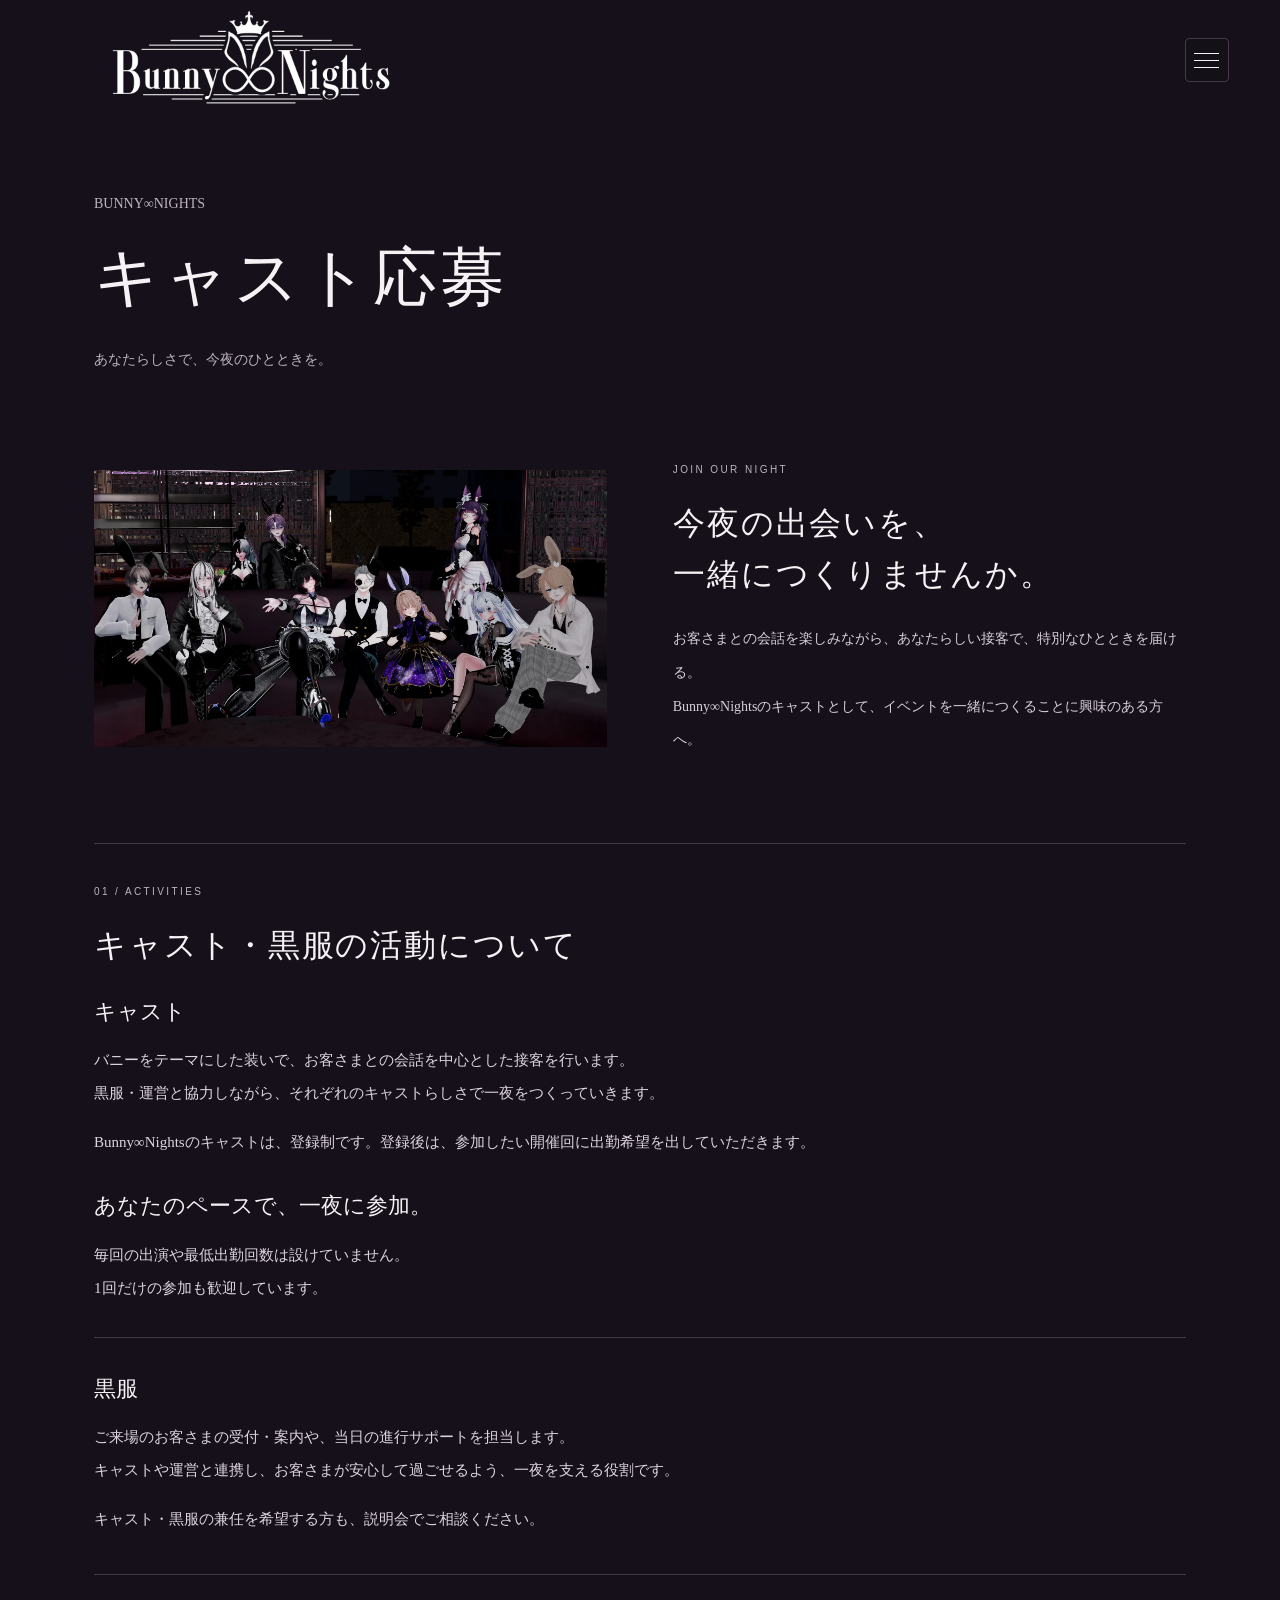
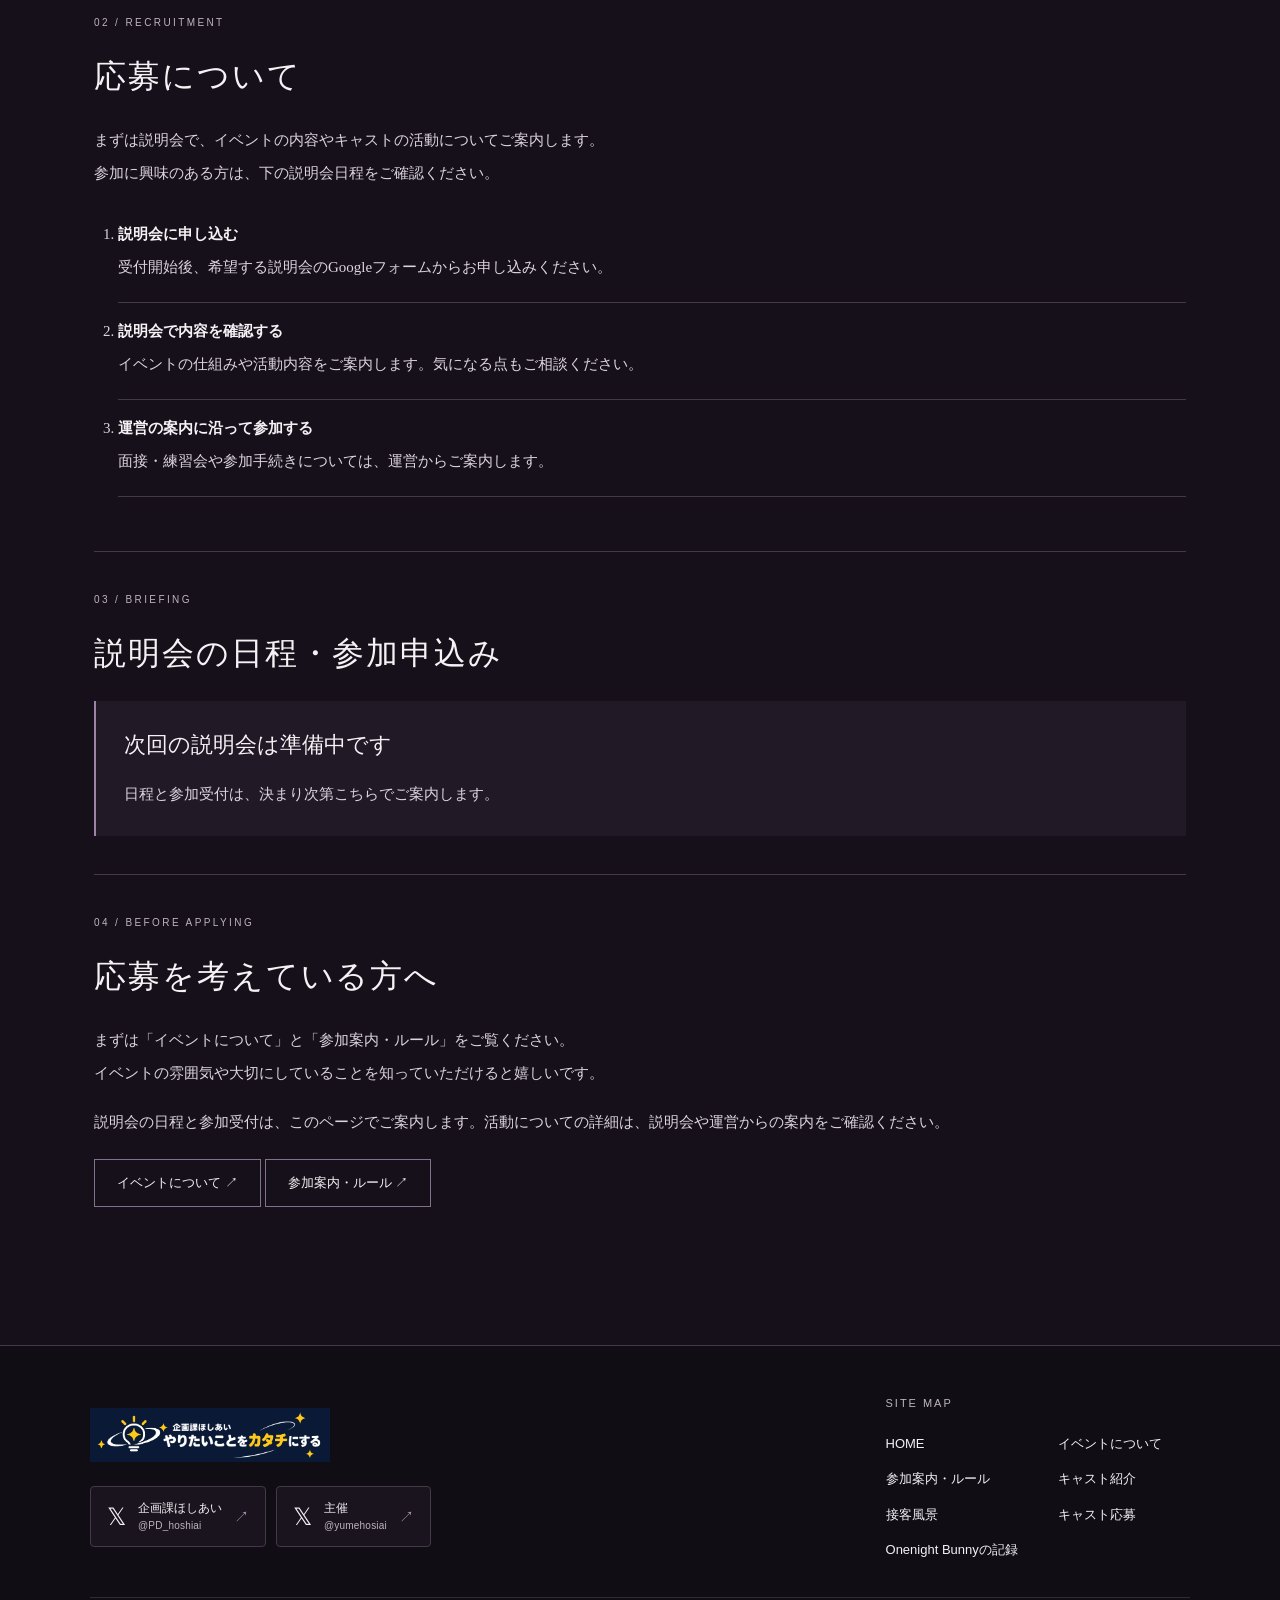
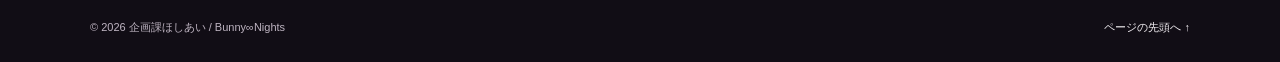
<file: recruit/index.html>
<!doctype html>
<html lang="ja"><head><meta charset="utf-8"><meta name="viewport" content="width=device-width,initial-scale=1"><title>キャスト応募 | Bunny∞Nights</title><meta name="description" content="VRChatのバニー接客イベント Bunny∞Nights。イベントのご案内、参加方法、ルール、キャスト応募について。"><meta name="theme-color" content="#151019"><link rel="stylesheet" href="../assets/css/base.css"><link rel="stylesheet" href="../assets/css/recruit.css"><script src="../assets/js/recruit.js" defer></script></head><body><a class="bn-skip" href="#main-content">本文へ移動</a><main id="main-content"><div class="obc" id="obc-top"><header class="obc-head"><a class="obc-logo" href="../"><img src="../assets/images/logo.webp" alt="Bunny∞Nights" width="1200" height="300" decoding="async"></a><details class="obc-menu"><summary aria-label="メニュー"><span></span><span></span><span></span></summary><nav aria-label="サイトメニュー"><a href="../">HOME</a><a href="../about/">イベントについて</a><a href="../guide/">参加案内・ルール</a><a href="../cast/">キャスト紹介</a><a href="../gallery/">接客風景</a><a href="../recruit/" aria-current="page">キャスト応募</a><a href="../archive/">Onenight Bunnyの記録</a></nav></details></header><div class="obc-intro"><p>BUNNY∞NIGHTS</p><h1>キャスト応募</h1><p>あなたらしさで、今夜のひとときを。</p></div><div class="obc-body">
<section class="obc-row"><figure><img src="../assets/images/group.webp" alt="Bunny∞Nightsのキャスト・黒服集合写真" width="1920" height="1080"></figure><div class="obc-copy"><div class="obc-eyebrow">JOIN OUR NIGHT</div><h2>今夜の出会いを、<br>一緒につくりませんか。</h2><p>お客さまとの会話を楽しみながら、あなたらしい接客で、特別なひとときを届ける。<br>Bunny∞Nightsのキャストとして、イベントを一緒につくることに興味のある方へ。</p></div></section>
<section class="obc-section"><div class="obc-eyebrow">01 / ACTIVITIES</div><h2>キャスト・黒服の活動について</h2><h3>キャスト</h3><p>バニーをテーマにした装いで、お客さまとの会話を中心とした接客を行います。<br>黒服・運営と協力しながら、それぞれのキャストらしさで一夜をつくっていきます。</p><p>Bunny∞Nightsのキャストは、登録制です。登録後は、参加したい開催回に出勤希望を出していただきます。</p><h3 class="obc-pace-title">あなたのペースで、一夜に参加。</h3><p>毎回の出演や最低出勤回数は設けていません。<br>1回だけの参加も歓迎しています。</p><div class="obc-staff-activity"><h3>黒服</h3><p>ご来場のお客さまの受付・案内や、当日の進行サポートを担当します。<br>キャストや運営と連携し、お客さまが安心して過ごせるよう、一夜を支える役割です。</p><p>キャスト・黒服の兼任を希望する方も、説明会でご相談ください。</p></div></section>
<section class="obc-section"><div class="obc-eyebrow">02 / RECRUITMENT</div><h2>応募について</h2><p>まずは説明会で、イベントの内容やキャストの活動についてご案内します。<br>参加に興味のある方は、下の説明会日程をご確認ください。</p><ol class="obc-apply-steps"><li><strong>説明会に申し込む</strong><br>受付開始後、希望する説明会のGoogleフォームからお申し込みください。</li><li><strong>説明会で内容を確認する</strong><br>イベントの仕組みや活動内容をご案内します。気になる点もご相談ください。</li><li><strong>運営の案内に沿って参加する</strong><br>面接・練習会や参加手続きについては、運営からご案内します。</li></ol></section>
<section class="obc-section" id="obc-briefings"><div class="obc-eyebrow">03 / BRIEFING</div><h2>説明会の日程・参加申込み</h2>
<div class="obc-note"><h3>次回の説明会は準備中です</h3><p>日程と参加受付は、決まり次第こちらでご案内します。</p></div></section>
<section class="obc-section"><div class="obc-eyebrow">04 / BEFORE APPLYING</div><h2>応募を考えている方へ</h2><p>まずは「イベントについて」と「参加案内・ルール」をご覧ください。<br>イベントの雰囲気や大切にしていることを知っていただけると嬉しいです。</p><p>説明会の日程と参加受付は、このページでご案内します。活動についての詳細は、説明会や運営からの案内をご確認ください。</p><a class="obc-cta" href="../about/">イベントについて ↗</a> <a class="obc-cta" href="../guide/">参加案内・ルール ↗</a></section>
</div><footer class="bn-footer"><div class="bn-footer-inner"><div class="bn-footer-brand"><a class="bn-organizer-logo" href="https://vrc.group/HOSIAI.8688" target="_blank" rel="noopener noreferrer" aria-label="企画課ほしあいのVRChatグループ（新しいタブで開く）"><img src="../assets/images/footer.webp" alt="企画課ほしあい やりたいことをカタチにする" loading="lazy" width="1461" height="330"></a><div class="bn-socials"><a class="bn-social-link" href="https://x.com/PD_hoshiai" target="_blank" rel="noopener noreferrer" aria-label="企画課ほしあいのX（新しいタブで開く）"><span class="bn-x-mark" aria-hidden="true">𝕏</span><span class="bn-social-text">企画課ほしあい<small>@PD_hoshiai</small></span><span class="bn-social-arrow" aria-hidden="true">↗</span></a><a class="bn-social-link" href="https://x.com/yumehosiai" target="_blank" rel="noopener noreferrer" aria-label="主催のX（新しいタブで開く）"><span class="bn-x-mark" aria-hidden="true">𝕏</span><span class="bn-social-text">主催<small>@yumehosiai</small></span><span class="bn-social-arrow" aria-hidden="true">↗</span></a></div></div><nav class="bn-sitemap" aria-label="フッターサイトマップ"><h2 class="bn-footer-title">SITE MAP</h2><div class="bn-sitemap-links"><a href="../">HOME</a><a href="../about/">イベントについて</a><a href="../guide/">参加案内・ルール</a><a href="../cast/">キャスト紹介</a><a href="../gallery/">接客風景</a><a href="../recruit/">キャスト応募</a><a href="../archive/">Onenight Bunnyの記録</a></div></nav></div><div class="bn-footer-bottom"><small>© 2026 企画課ほしあい / Bunny∞Nights</small><a class="bn-back-top" href="#obc-top">ページの先頭へ ↑</a></div></footer></div>
</main></body></html>
</file>
<file: assets/css/base.css>
html{background:#151019;scroll-behavior:smooth}body{margin:0;background:#151019;color:#f5f1f5}body,button,input{font-family:"Hiragino Kaku Gothic ProN","Yu Gothic",Meiryo,sans-serif}body>main{min-height:100vh}button{font:inherit}dialog{box-sizing:border-box}img{max-width:100%}.bn-organizer-wordmark{display:block;font-family:"Yu Mincho",serif;font-size:24px;letter-spacing:.12em;color:#f5f1f5;padding:12px 0}.bn-skip{position:fixed;left:12px;top:-100px;z-index:9999;background:#fff;color:#151019;padding:10px}.bn-skip:focus{top:12px}[hidden]{display:none!important}@media(prefers-reduced-motion:reduce){html{scroll-behavior:auto}}
.bn-footer .bn-organizer-logo img{display:block;width:min(100%,420px);height:auto;object-fit:contain}
</file>
<file: assets/css/home.css>
.ob2 { --bg:#151019; --ink:#f5f1f5; --muted:#beb4c1; background:var(--bg); color:var(--ink); width:100%; font-family:"Yu Mincho","Hiragino Mincho ProN",Georgia,serif; line-height:2; }
.ob2,.ob2 * {box-sizing:border-box}
.ob2 img {display:block;width:100%;height:100%;object-fit:cover;border:0;border-radius:0}
.ob2 a {color:inherit;text-decoration:none}
.ob2 a:focus-visible,.ob2 summary:focus-visible {outline:2px solid #d6b4db;outline-offset:6px}
.ob2 h1,.ob2 h2,.ob2 p,.ob2 figure {margin:0;color:inherit}
.ob2 .ob2-head {height:80px;padding:0 4%;display:flex;align-items:center;justify-content:space-between;position:relative;z-index:5}
.ob2 .ob2-logo {font-size:clamp(23px,3vw,36px);font-style:italic;letter-spacing:.08em;font-weight:400;line-height:1}
.ob2 .ob2-logo img {width:220px;height:auto}
.ob2 summary {list-style:none;cursor:pointer;width:44px;height:44px;display:grid;place-content:center;gap:6px}
.ob2 summary::-webkit-details-marker {display:none}
.ob2 summary span {width:25px;height:1px;background:var(--ink);display:block}
.ob2 .ob2-menu nav {position:absolute;right:4%;top:70px;min-width:220px;background:#211a26;padding:22px 30px;border:1px solid #443849}
.ob2 .ob2-menu nav a {display:block;padding:8px 0;font-size:14px}
.ob2 .ob2-hero {position:relative;height:clamp(330px,48vw,690px);isolation:isolate}
.ob2 .ob2-back {position:absolute;inset:0 0 16%;filter:grayscale(1);opacity:.55;overflow:hidden}
.ob2 .ob2-back img {object-position:center 55%}
.ob2 .ob2-portraits {position:absolute;inset:-4% 5% 0 39%;display:grid;grid-template-columns:repeat(3,1fr);gap:5%}
.ob2 .ob2-portrait {height:88%;overflow:hidden;position:relative}
.ob2 .ob2-portrait:nth-child(1) {margin-top:7%}
.ob2 .ob2-portrait:nth-child(2) {margin-top:-7%}
.ob2 .ob2-portrait:nth-child(3) {margin-top:18%}
.ob2 .ob2-portrait img {object-position:52% center}
.ob2 .ob2-caption {position:absolute;bottom:3%;left:4%;font-family:sans-serif;font-size:10px;letter-spacing:.22em;color:var(--muted)}
.ob2 .ob2-body {max-width:1220px;margin:auto;padding:70px 5% 100px}
.ob2 .ob2-row {display:grid;grid-template-columns:1fr 1fr;gap:6%;align-items:center;margin-bottom:70px;scroll-margin-top:30px}
.ob2 .ob2-row figure {aspect-ratio:1.85;overflow:hidden}
.ob2 .ob2-copy {padding:16px 0}
.ob2 .ob2-eyebrow {font-family:sans-serif;font-size:10px;letter-spacing:.24em;color:var(--muted);margin-bottom:18px}
.ob2 h2 {font-size:clamp(23px,2.5vw,34px);font-weight:400;line-height:1.6;margin-bottom:22px;letter-spacing:.06em}
.ob2 .ob2-copy p {font-size:14px;line-height:2.4;color:#d8cfdc}
.ob2 .ob2-link {display:inline-block;margin-top:25px;padding:6px 0;border-bottom:1px solid #89758f;font-family:sans-serif;font-size:12px;letter-spacing:.08em}
.ob2 .ob2-schedule {margin-bottom:70px;border-top:1px solid #443849;border-bottom:1px solid #443849;padding:35px 0;display:flex;gap:40px;align-items:center;justify-content:space-between;scroll-margin-top:30px}
.ob2 .ob2-schedule h2 {margin:0;font-size:24px}
.ob2 .ob2-schedule p {font-size:14px;color:var(--muted)}
.ob2 footer {padding:30px 5%;border-top:1px solid #34283a;display:flex;justify-content:space-between;gap:20px;font-size:11px;color:var(--muted)}
@media(max-width:640px){
 .ob2 .ob2-head {height:65px;padding:0 5%}
 .ob2 .ob2-hero {height:340px}
 .ob2 .ob2-portraits {left:27%;right:4%;gap:5%}
 .ob2 .ob2-portrait {height:83%}
 .ob2 .ob2-back {bottom:20%}
 .ob2 .ob2-body {padding:40px 6% 60px}
 .ob2 .ob2-row {grid-template-columns:1fr;gap:16px;margin-bottom:45px}
 .ob2 .ob2-row-reverse .ob2-copy {order:2}
 .ob2 .ob2-row-reverse figure {order:1}
 .ob2 .ob2-schedule {display:block}
 .ob2 .ob2-schedule p {margin-top:12px}
 .ob2 footer {flex-direction:column;gap:6px}
}


/* 控えめなアニメーション */
.ob2 .ob2-portrait img,.ob2 .ob2-row figure img {transition:transform 1.2s cubic-bezier(.2,.65,.3,1)}
.ob2 .ob2-link {transition:color .3s,border-color .3s}
.ob2 .ob2-link:hover {color:#e2c4e9;border-color:#e2c4e9}
.ob2 .ob2-menu summary span {transition:transform .3s,opacity .3s}
.ob2 .ob2-menu[open] summary span:nth-child(1) {transform:translateY(7px) rotate(45deg)}
.ob2 .ob2-menu[open] summary span:nth-child(2) {opacity:0}
.ob2 .ob2-menu[open] summary span:nth-child(3) {transform:translateY(-7px) rotate(-45deg)}
.ob2 .ob2-menu[open] nav {animation:ob2-menu-in .3s ease both}
@keyframes ob2-menu-in {from{opacity:0;transform:translateY(-8px)}to{opacity:1;transform:translateY(0)}}
.ob2.ob2-motion .ob2-reveal {opacity:0;transform:translateY(24px);transition:opacity .9s ease,transform .9s cubic-bezier(.2,.65,.3,1)}
.ob2.ob2-motion .ob2-reveal.ob2-visible {opacity:1;transform:translateY(0)}
.ob2.ob2-motion .ob2-portrait {animation:ob2-portrait-in 1.2s ease both}
.ob2.ob2-motion .ob2-portrait:nth-child(2) {animation-delay:.15s}
.ob2.ob2-motion .ob2-portrait:nth-child(3) {animation-delay:.3s}
@keyframes ob2-portrait-in {from{opacity:0;transform:translateY(18px)}to{opacity:1;transform:translateY(0)}}
@media(hover:hover) and (prefers-reduced-motion:no-preference){.ob2 .ob2-portrait:hover img,.ob2 .ob2-row figure:hover img{transform:scale(1.035)}}
@media(prefers-reduced-motion:reduce){.ob2 *, .ob2 *::before,.ob2 *::after{animation:none!important;transition:none!important}.ob2.ob2-motion .ob2-reveal{opacity:1;transform:none}}

.ob2 :is(h1,h2,h3,h4,h5,h6){color:var(--ink,#f5f1f5)!important}.ob2 :is(h1,h2,h3,h4,h5,h6) :is(a,span,strong,em){color:inherit!important}

.ob2 .ob2-catchcopy{position:absolute;z-index:3;left:4%;bottom:calc(3% + 38px);max-width:90%;display:flex;flex-wrap:wrap;font-family:"Yu Mincho","Hiragino Mincho ProN",serif;font-size:clamp(22px,2.2vw,36px);font-weight:400;line-height:1.8;letter-spacing:.06em;color:#fff;text-shadow:0 2px 16px rgba(0,0,0,.9)}
.ob2 .ob2-catchcopy span{white-space:nowrap}
.ob2 .ob2-caption{z-index:3}
@media(max-width:640px){.ob2 .ob2-catchcopy{font-size:20px;bottom:calc(3% + 32px);letter-spacing:.04em;display:block}.ob2 .ob2-catchcopy span{display:block}}

.ob2 .ob2-portrait img{background:#211a26 url("../images/lounge.webp") center center / cover no-repeat}

.ob2.ob2-motion .ob2-catchcopy{animation:ob2-copy-in 1.4s ease both;animation-delay:.2s}
@keyframes ob2-copy-in{from{opacity:0;transform:translateY(20px)}to{opacity:1;transform:translateY(0)}}
@media(prefers-reduced-motion:reduce){.ob2.ob2-motion .ob2-catchcopy{animation:none!important}}

.ob2 img[src^="../images/photo-coming-soon.svg"]{background:#211a26 url("../images/lounge.webp") center center / cover no-repeat}

.ob2 .ob2-head{height:120px;gap:16px;z-index:1000}
.ob2 .ob2-logo{display:block;margin:0;flex-shrink:1;min-width:0;line-height:0}
.ob2 .ob2-logo a{display:block}
.ob2 .ob2-logo img{display:block;width:400px;max-width:100%;height:auto;object-fit:contain}
.ob2 .ob2-menu{position:fixed;top:38px;right:4%;z-index:1000;flex-shrink:0}
.ob2 .ob2-menu summary{background:rgba(21,16,25,.94);border:1px solid #443849;border-radius:4px}
.ob2 .ob2-menu nav{top:56px;right:0;min-width:0;width:min(290px,calc(100vw - 40px));box-sizing:border-box;max-height:calc(100dvh - 160px);overflow-y:auto;box-shadow:0 12px 36px rgba(0,0,0,.35)}
body.admin-bar .ob2 .ob2-menu{top:70px}
@media(max-width:782px){body.admin-bar .ob2 .ob2-menu{top:84px}}
body:has(.ob2) .wp-block-post-title{display:none!important}
body:has(.ob2) .wp-site-blocks{padding-top:0!important}
body:has(.ob2) .wp-site-blocks > main,body:has(.ob2) .wp-block-post-content{margin-top:0!important;padding-top:0!important}
@media(max-width:640px){.ob2 .ob2-head{height:88px}.ob2 .ob2-logo{max-width:calc(100% - 60px)}.ob2 .ob2-logo img{width:260px}}
@media(max-width:640px){.ob2 .ob2-menu{top:22px;right:5%}body.admin-bar .ob2 .ob2-menu{top:68px}}


/* HOMEの文字設定：色とフォントをここに集約 */
.ob2{--ob-serif:"Yu Mincho","Hiragino Mincho ProN","Noto Serif JP",Georgia,serif;--ob-sans:"Hiragino Kaku Gothic ProN","Yu Gothic",Meiryo,Arial,sans-serif;font-family:var(--ob-serif);color:#f5f1f5}
.ob2 :is(h1,h2,h3,h4,h5,h6){font-family:var(--ob-serif)!important;color:#f5f1f5!important;font-style:normal;font-weight:400;line-height:1.6;letter-spacing:.06em}
.ob2 h2{font-size:clamp(23px,2.5vw,34px)!important}
.ob2 .ob2-schedule h2{font-size:24px!important}
.ob2 p{font-family:var(--ob-serif);color:#d8cfdc}
.ob2 .ob2-copy p{font-family:var(--ob-serif);font-size:14px;line-height:2.4;color:#d8cfdc}
.ob2 .ob2-schedule p{font-family:var(--ob-serif);font-size:14px;line-height:2;color:#beb4c1}
.ob2 .ob2-catchcopy{font-family:var(--ob-serif)!important;font-size:clamp(22px,2.2vw,36px)!important;font-weight:400;line-height:1.8;letter-spacing:.06em;color:#ffffff!important}
.ob2 .ob2-catchcopy span{font-family:inherit;color:inherit}
.ob2 .ob2-caption{font-family:var(--ob-sans)!important;font-size:10px!important;font-weight:400;font-style:normal;line-height:1.8;letter-spacing:.22em;color:#beb4c1!important}
.ob2 .ob2-eyebrow{font-family:var(--ob-sans)!important;font-size:10px;font-weight:400;line-height:1.8;letter-spacing:.24em;color:#beb4c1}
.ob2 .ob2-menu :is(summary,nav a){font-family:var(--ob-sans)!important;color:#f5f1f5!important}
.ob2 .ob2-menu summary{width:44px;height:44px;list-style:none;color:#f5f1f5!important}
.ob2 .ob2-menu summary span{background-color:#f5f1f5!important}
.ob2 .ob2-menu nav{background-color:#211a26;color:#f5f1f5}
.ob2 .ob2-menu nav a{font-size:14px!important;font-weight:400;line-height:2;letter-spacing:.03em}
.ob2 .ob2-menu nav a[aria-current="page"],.ob2 .ob2-menu nav a:hover{color:#e2c4e9!important}
.ob2 .ob2-link{font-family:var(--ob-sans)!important;font-size:12px;font-weight:400;line-height:2;letter-spacing:.08em;color:#f5f1f5}
.ob2 .ob2-link:hover{color:#e2c4e9}
.ob2 footer,.ob2 footer span{font-family:var(--ob-sans)!important;font-size:11px;font-weight:400;line-height:2;letter-spacing:.03em;color:#beb4c1}
@media(max-width:640px){.ob2 .ob2-catchcopy{font-size:20px!important;letter-spacing:.04em}}


.ob2 .bn-footer{display:block;background:#110d15;padding:48px 5% 24px;border-top:1px solid #443849;color:#beb4c1;font-family:"Hiragino Kaku Gothic ProN","Yu Gothic",Meiryo,Arial,sans-serif}
.ob2 .bn-footer-inner,.ob2 .bn-footer-bottom{max-width:1100px;margin:0 auto;display:flex;justify-content:space-between;gap:40px}
.ob2 .bn-footer-inner{align-items:center;padding-bottom:36px}
.ob2 .bn-organizer-logo{display:block;flex-shrink:0;width:240px;max-width:100%}
.ob2 .bn-organizer-logo img{display:block;width:100%;height:auto;object-fit:contain;max-height:160px}
.ob2 .bn-footer-brand{min-width:0;max-width:100%}
.ob2 .bn-socials{display:flex;flex-wrap:wrap;gap:10px;margin-top:24px}
.ob2 .bn-social-link{display:flex;align-items:center;gap:12px;padding:12px 16px;border:1px solid #443849;border-radius:4px;background:#1a141f;color:#f5f1f5;transition:background .2s,border-color .2s}
.ob2 .bn-social-link:hover{background:#281d2d;border-color:#a78aaf}
.ob2 .bn-social-link:focus-visible{outline:2px solid #d6b4db;outline-offset:4px}
.ob2 .bn-social-link .bn-x-mark{font-family:Arial,sans-serif!important;font-size:24px;line-height:1;color:#f5f1f5}
.ob2 .bn-social-link .bn-social-text{font-family:inherit!important;font-size:12px;line-height:1.6;color:#f5f1f5}
.ob2 .bn-social-text small{display:block;font-size:10px;letter-spacing:.02em;color:#beb4c1}
.ob2 .bn-social-link .bn-social-arrow{font-size:15px;color:#a78aaf}
.ob2 .bn-footer-title{margin:0 0 18px;font-family:inherit!important;font-size:11px!important;font-weight:400;letter-spacing:.18em;line-height:1.8;color:#beb4c1!important}
.ob2 .bn-sitemap-links{display:grid;grid-template-columns:repeat(2,minmax(0,1fr));gap:12px 40px}
.ob2 .bn-sitemap-links a,.ob2 .bn-back-top{font-family:inherit;font-size:13px;line-height:1.8;color:#f5f1f5;transition:color .2s}
.ob2 .bn-sitemap-links a:hover,.ob2 .bn-back-top:hover{color:#e2c4e9}
.ob2 .bn-footer-bottom{align-items:center;border-top:1px solid #34283a;padding-top:20px;gap:16px}
.ob2 .bn-footer-bottom small{font-family:inherit;font-size:11px;line-height:1.8;color:#beb4c1}
.ob2 .bn-back-top{font-size:11px;white-space:nowrap}
@media(max-width:640px){.ob2 .bn-footer{padding:36px 6% 24px}.ob2 .bn-footer-inner{flex-direction:column;align-items:flex-start;gap:30px;padding-bottom:28px}.ob2 .bn-organizer-logo{width:200px}.ob2 .bn-sitemap{width:100%}.ob2 .bn-sitemap-links{gap:12px 20px}.ob2 .bn-footer-bottom{flex-direction:column;align-items:flex-start}}
@media(prefers-reduced-motion:reduce){.ob2 .bn-footer a{transition:none}}


.ob2 .ob2-schedule{padding:44px 0;gap:32px}
.ob2 .ob2-schedule h2{font-size:clamp(28px,3.4vw,44px)!important;line-height:1.5;margin-bottom:8px}
.ob2 .ob2-schedule .ob2-eyebrow{font-size:12px;letter-spacing:.24em}
.ob2 .ob2-schedule-time{font-size:clamp(24px,3vw,36px)!important;line-height:1.6!important}
.ob2 .ob2-schedule-time strong{font-weight:400;color:#f5f1f5}
.ob2 .ob2-schedule-time span{font-size:14px;color:#beb4c1}
@media(max-width:640px){.ob2 .ob2-schedule{padding:30px 0}.ob2 .ob2-schedule h2{font-size:clamp(26px,6.4vw,34px)!important}}

img,canvas{-webkit-touch-callout:none;-webkit-user-drag:none}
.ob2 .ob2-hero{height:clamp(360px,51vw,720px)}.ob2 .ob2-back{inset:0;opacity:1;filter:none}.ob2 .ob2-back img{object-position:center center}.ob2 .ob2-hero:after{content:"";position:absolute;inset:0;z-index:1;background:linear-gradient(0deg,rgba(15,9,21,.92),transparent 75%)}.ob2 .ob2-catchcopy{bottom:70px}.ob2 .ob2-caption{bottom:26px;max-width:90%;font-size:10px!important}.ob2 .ob2-body{padding-top:48px}@media(max-width:640px){.ob2 .ob2-hero{height:420px}.ob2 .ob2-back img{object-position:48% center}.ob2 .ob2-catchcopy{bottom:75px}}
</file>
<file: assets/css/about.css>
.oba { --bg:#151019; --ink:#f5f1f5; --muted:#beb4c1; background:var(--bg); color:var(--ink); width:100%; font-family:"Yu Mincho","Hiragino Mincho ProN",Georgia,serif; line-height:2; }
.oba,.oba * {box-sizing:border-box}
.oba img {display:block;width:100%;height:100%;object-fit:cover;border:0;border-radius:0}
.oba a {color:inherit;text-decoration:none}
.oba a:focus-visible,.oba summary:focus-visible {outline:2px solid #d6b4db;outline-offset:6px}
.oba h1,.oba h2,.oba p,.oba figure {margin:0;color:inherit}
.oba .oba-head {height:80px;padding:0 4%;display:flex;align-items:center;justify-content:space-between;position:relative;z-index:5}
.oba .oba-logo {font-size:clamp(23px,3vw,36px);font-style:italic;letter-spacing:.08em;font-weight:400;line-height:1}
.oba .oba-logo img {width:220px;height:auto}
.oba summary {list-style:none;cursor:pointer;width:44px;height:44px;display:grid;place-content:center;gap:6px}
.oba summary::-webkit-details-marker {display:none}
.oba summary span {width:25px;height:1px;background:var(--ink);display:block}
.oba .oba-menu nav {position:absolute;right:4%;top:70px;min-width:220px;background:#211a26;padding:22px 30px;border:1px solid #443849}
.oba .oba-menu nav a {display:block;padding:8px 0;font-size:14px}
.oba .oba-hero {position:relative;height:clamp(330px,48vw,690px);isolation:isolate}
.oba .oba-back {position:absolute;inset:0 0 16%;filter:grayscale(1);opacity:.55;overflow:hidden}
.oba .oba-back img {object-position:center 55%}
.oba .oba-portraits {position:absolute;inset:-4% 5% 0 39%;display:grid;grid-template-columns:repeat(3,1fr);gap:5%}
.oba .oba-portrait {height:88%;overflow:hidden;position:relative}
.oba .oba-portrait:nth-child(1) {margin-top:7%}
.oba .oba-portrait:nth-child(2) {margin-top:-7%}
.oba .oba-portrait:nth-child(3) {margin-top:18%}
.oba .oba-portrait img {object-position:52% center}
.oba .oba-caption {position:absolute;bottom:3%;left:4%;font-family:sans-serif;font-size:10px;letter-spacing:.22em;color:var(--muted)}
.oba .oba-body {max-width:1220px;margin:auto;padding:70px 5% 100px}
.oba .oba-row {display:grid;grid-template-columns:1fr 1fr;gap:6%;align-items:center;margin-bottom:70px;scroll-margin-top:30px}
.oba .oba-row figure {aspect-ratio:1.85;overflow:hidden}
.oba .oba-copy {padding:16px 0}
.oba .oba-eyebrow {font-family:sans-serif;font-size:10px;letter-spacing:.24em;color:var(--muted);margin-bottom:18px}
.oba h2 {font-size:clamp(23px,2.5vw,34px);font-weight:400;line-height:1.6;margin-bottom:22px;letter-spacing:.06em}
.oba .oba-copy p {font-size:14px;line-height:2.4;color:#d8cfdc}
.oba .oba-link {display:inline-block;margin-top:25px;padding:6px 0;border-bottom:1px solid #89758f;font-family:sans-serif;font-size:12px;letter-spacing:.08em}
.oba .oba-schedule {margin-bottom:70px;border-top:1px solid #443849;border-bottom:1px solid #443849;padding:35px 0;display:flex;gap:40px;align-items:center;justify-content:space-between;scroll-margin-top:30px}
.oba .oba-schedule h2 {margin:0;font-size:24px}
.oba .oba-schedule p {font-size:14px;color:var(--muted)}
.oba footer {padding:30px 5%;border-top:1px solid #34283a;display:flex;justify-content:space-between;gap:20px;font-size:11px;color:var(--muted)}
@media(max-width:640px){
 .oba .oba-head {height:65px;padding:0 5%}
 .oba .oba-hero {height:340px}
 .oba .oba-portraits {left:27%;right:4%;gap:5%}
 .oba .oba-portrait {height:83%}
 .oba .oba-back {bottom:20%}
 .oba .oba-body {padding:40px 6% 60px}
 .oba .oba-row {grid-template-columns:1fr;gap:16px;margin-bottom:45px}
 .oba .oba-row-reverse .oba-copy {order:2}
 .oba .oba-row-reverse figure {order:1}
 .oba .oba-schedule {display:block}
 .oba .oba-schedule p {margin-top:12px}
 .oba footer {flex-direction:column;gap:6px}
}

.oba .oba-intro {max-width:1220px;margin:auto;padding:70px 5% 45px}
.oba .oba-intro h1 {font-family:Georgia,serif;font-size:clamp(50px,8vw,100px);font-weight:400;line-height:1.2;letter-spacing:.06em;margin:12px 0 20px}
.oba .oba-intro p {font-size:14px;color:var(--muted)}
.oba .oba-jump {display:flex;flex-wrap:wrap;gap:14px 26px;margin-top:30px;font-size:12px}
.oba .oba-jump a {border-bottom:1px solid #685870;padding-bottom:4px}
.oba .oba-body {padding-top:25px}
.oba .oba-copy p+p {margin-top:18px}
.oba .oba-copy h3 {font-weight:400;font-size:18px;line-height:1.7;margin:0 0 15px;color:var(--ink)}
.oba .oba-row {scroll-margin-top:30px}
.oba .oba-row:last-child {margin-bottom:0}
@media(hover:hover) and (prefers-reduced-motion:no-preference){.oba .oba-row figure img {transition:transform 1.2s}.oba .oba-row figure:hover img{transform:scale(1.035)}}
@media(prefers-reduced-motion:reduce){.oba *{animation:none!important;transition:none!important}}


.oba .oba-menu summary span{transition:transform .3s,opacity .3s}
.oba .oba-menu[open] summary span:nth-child(1){transform:translateY(7px) rotate(45deg)}
.oba .oba-menu[open] summary span:nth-child(2){opacity:0}
.oba .oba-menu[open] summary span:nth-child(3){transform:translateY(-7px) rotate(-45deg)}
.oba .oba-menu[open] nav{animation:oba-menu-in .3s ease both}
@keyframes oba-menu-in{from{opacity:0;transform:translateY(-8px)}to{opacity:1;transform:translateY(0)}}
.ob2 nav a[aria-current="page"],.oba nav a[aria-current="page"]{color:#e2c4e9}
@media(prefers-reduced-motion:reduce){.oba .oba-menu *{animation:none!important;transition:none!important}}

.oba .oba-vip{margin:28px 0;padding:24px 0;border-top:1px solid #443849;border-bottom:1px solid #443849}.oba .oba-vip h3{color:#e2c4e9}
.oba .oba-intro h1{font-family:"Yu Mincho","Hiragino Mincho ProN",serif;font-size:clamp(32px,5vw,64px);line-height:1.5}
.oba .oba-history{padding:32px 0 46px;margin-bottom:40px;border-top:1px solid #443849;border-bottom:1px solid #443849}.oba .oba-history p{font-size:14px;line-height:2.4;color:#d8cfdc}.oba .oba-history h2{color:#f5f1f5;font-size:clamp(23px,2.5vw,34px)}
.oba img[src^="../images/photo-coming-soon.svg"]{background:#211a26 url("../images/lounge.webp") center center / cover no-repeat}

.oba .oba-head{height:120px;gap:16px;z-index:1000}
.oba .oba-logo{display:block;margin:0;flex-shrink:1;min-width:0;line-height:0}
.oba .oba-logo a{display:block}
.oba .oba-logo img{display:block;width:400px;max-width:100%;height:auto;object-fit:contain}
.oba .oba-menu{position:fixed;top:38px;right:4%;z-index:1000;flex-shrink:0}
.oba .oba-menu summary{background:rgba(21,16,25,.94);border:1px solid #443849;border-radius:4px}
.oba .oba-menu nav{top:56px;right:0;min-width:0;width:min(290px,calc(100vw - 40px));box-sizing:border-box;max-height:calc(100dvh - 160px);overflow-y:auto;box-shadow:0 12px 36px rgba(0,0,0,.35)}
body.admin-bar .oba .oba-menu{top:70px}
@media(max-width:782px){body.admin-bar .oba .oba-menu{top:84px}}
body:has(.oba) .wp-block-post-title{display:none!important}
body:has(.oba) .wp-site-blocks{padding-top:0!important}
body:has(.oba) .wp-site-blocks > main,body:has(.oba) .wp-block-post-content{margin-top:0!important;padding-top:0!important}
@media(max-width:640px){.oba .oba-head{height:88px}.oba .oba-logo{max-width:calc(100% - 60px)}.oba .oba-logo img{width:260px}}
@media(max-width:640px){.oba .oba-menu{top:22px;right:5%}body.admin-bar .oba .oba-menu{top:68px}}


.oba .bn-footer{display:block;background:#110d15;padding:48px 5% 24px;border-top:1px solid #443849;color:#beb4c1;font-family:"Hiragino Kaku Gothic ProN","Yu Gothic",Meiryo,Arial,sans-serif}
.oba .bn-footer-inner,.oba .bn-footer-bottom{max-width:1100px;margin:0 auto;display:flex;justify-content:space-between;gap:40px}
.oba .bn-footer-inner{align-items:center;padding-bottom:36px}
.oba .bn-organizer-logo{display:block;flex-shrink:0;width:240px;max-width:100%}
.oba .bn-organizer-logo img{display:block;width:100%;height:auto;object-fit:contain;max-height:160px}
.oba .bn-footer-brand{min-width:0;max-width:100%}
.oba .bn-socials{display:flex;flex-wrap:wrap;gap:10px;margin-top:24px}
.oba .bn-social-link{display:flex;align-items:center;gap:12px;padding:12px 16px;border:1px solid #443849;border-radius:4px;background:#1a141f;color:#f5f1f5;transition:background .2s,border-color .2s}
.oba .bn-social-link:hover{background:#281d2d;border-color:#a78aaf}
.oba .bn-social-link:focus-visible{outline:2px solid #d6b4db;outline-offset:4px}
.oba .bn-social-link .bn-x-mark{font-family:Arial,sans-serif!important;font-size:24px;line-height:1;color:#f5f1f5}
.oba .bn-social-link .bn-social-text{font-family:inherit!important;font-size:12px;line-height:1.6;color:#f5f1f5}
.oba .bn-social-text small{display:block;font-size:10px;letter-spacing:.02em;color:#beb4c1}
.oba .bn-social-link .bn-social-arrow{font-size:15px;color:#a78aaf}
.oba .bn-footer-title{margin:0 0 18px;font-family:inherit!important;font-size:11px!important;font-weight:400;letter-spacing:.18em;line-height:1.8;color:#beb4c1!important}
.oba .bn-sitemap-links{display:grid;grid-template-columns:repeat(2,minmax(0,1fr));gap:12px 40px}
.oba .bn-sitemap-links a,.oba .bn-back-top{font-family:inherit;font-size:13px;line-height:1.8;color:#f5f1f5;transition:color .2s}
.oba .bn-sitemap-links a:hover,.oba .bn-back-top:hover{color:#e2c4e9}
.oba .bn-footer-bottom{align-items:center;border-top:1px solid #34283a;padding-top:20px;gap:16px}
.oba .bn-footer-bottom small{font-family:inherit;font-size:11px;line-height:1.8;color:#beb4c1}
.oba .bn-back-top{font-size:11px;white-space:nowrap}
@media(max-width:640px){.oba .bn-footer{padding:36px 6% 24px}.oba .bn-footer-inner{flex-direction:column;align-items:flex-start;gap:30px;padding-bottom:28px}.oba .bn-organizer-logo{width:200px}.oba .bn-sitemap{width:100%}.oba .bn-sitemap-links{gap:12px 20px}.oba .bn-footer-bottom{flex-direction:column;align-items:flex-start}}
@media(prefers-reduced-motion:reduce){.oba .bn-footer a{transition:none}}

img,canvas{-webkit-touch-callout:none;-webkit-user-drag:none}
</file>
<file: assets/css/archive.css>
.obh { --bg:#151019; --ink:#f5f1f5; --muted:#beb4c1; background:var(--bg); color:var(--ink); width:100%; font-family:"Yu Mincho","Hiragino Mincho ProN",Georgia,serif; line-height:2; }
.obh,.obh * {box-sizing:border-box}
.obh img {display:block;width:100%;height:100%;object-fit:cover;border:0;border-radius:0}
.obh a {color:inherit;text-decoration:none}
.obh a:focus-visible,.obh summary:focus-visible {outline:2px solid #d6b4db;outline-offset:6px}
.obh h1,.obh h2,.obh p,.obh figure {margin:0;color:inherit}
.obh .obh-head {height:80px;padding:0 4%;display:flex;align-items:center;justify-content:space-between;position:relative;z-index:5}
.obh .obh-logo {font-size:clamp(23px,3vw,36px);font-style:italic;letter-spacing:.08em;font-weight:400;line-height:1}
.obh .obh-logo img {width:220px;height:auto}
.obh summary {list-style:none;cursor:pointer;width:44px;height:44px;display:grid;place-content:center;gap:6px}
.obh summary::-webkit-details-marker {display:none}
.obh summary span {width:25px;height:1px;background:var(--ink);display:block}
.obh .obh-menu nav {position:absolute;right:4%;top:70px;min-width:220px;background:#211a26;padding:22px 30px;border:1px solid #443849}
.obh .obh-menu nav a {display:block;padding:8px 0;font-size:14px}
.obh .obh-hero {position:relative;height:clamp(330px,48vw,690px);isolation:isolate}
.obh .obh-back {position:absolute;inset:0 0 16%;filter:grayscale(1);opacity:.55;overflow:hidden}
.obh .obh-back img {object-position:center 55%}
.obh .obh-portraits {position:absolute;inset:-4% 5% 0 39%;display:grid;grid-template-columns:repeat(3,1fr);gap:5%}
.obh .obh-portrait {height:88%;overflow:hidden;position:relative}
.obh .obh-portrait:nth-child(1) {margin-top:7%}
.obh .obh-portrait:nth-child(2) {margin-top:-7%}
.obh .obh-portrait:nth-child(3) {margin-top:18%}
.obh .obh-portrait img {object-position:52% center}
.obh .obh-caption {position:absolute;bottom:3%;left:4%;font-family:sans-serif;font-size:10px;letter-spacing:.22em;color:var(--muted)}
.obh .obh-body {max-width:1220px;margin:auto;padding:70px 5% 100px}
.obh .obh-row {display:grid;grid-template-columns:1fr 1fr;gap:6%;align-items:center;margin-bottom:70px;scroll-margin-top:30px}
.obh .obh-row figure {aspect-ratio:1.85;overflow:hidden}
.obh .obh-copy {padding:16px 0}
.obh .obh-eyebrow {font-family:sans-serif;font-size:10px;letter-spacing:.24em;color:var(--muted);margin-bottom:18px}
.obh h2 {font-size:clamp(23px,2.5vw,34px);font-weight:400;line-height:1.6;margin-bottom:22px;letter-spacing:.06em}
.obh .obh-copy p {font-size:14px;line-height:2.4;color:#d8cfdc}
.obh .obh-link {display:inline-block;margin-top:25px;padding:6px 0;border-bottom:1px solid #89758f;font-family:sans-serif;font-size:12px;letter-spacing:.08em}
.obh .obh-schedule {margin-bottom:70px;border-top:1px solid #443849;border-bottom:1px solid #443849;padding:35px 0;display:flex;gap:40px;align-items:center;justify-content:space-between;scroll-margin-top:30px}
.obh .obh-schedule h2 {margin:0;font-size:24px}
.obh .obh-schedule p {font-size:14px;color:var(--muted)}
.obh footer {padding:30px 5%;border-top:1px solid #34283a;display:flex;justify-content:space-between;gap:20px;font-size:11px;color:var(--muted)}
@media(max-width:640px){
 .obh .obh-head {height:65px;padding:0 5%}
 .obh .obh-hero {height:340px}
 .obh .obh-portraits {left:27%;right:4%;gap:5%}
 .obh .obh-portrait {height:83%}
 .obh .obh-back {bottom:20%}
 .obh .obh-body {padding:40px 6% 60px}
 .obh .obh-row {grid-template-columns:1fr;gap:16px;margin-bottom:45px}
 .obh .obh-row-reverse .obh-copy {order:2}
 .obh .obh-row-reverse figure {order:1}
 .obh .obh-schedule {display:block}
 .obh .obh-schedule p {margin-top:12px}
 .obh footer {flex-direction:column;gap:6px}
}

.obh .obh-intro {max-width:1220px;margin:auto;padding:70px 5% 45px}
.obh .obh-intro h1 {font-family:Georgia,serif;font-size:clamp(50px,8vw,100px);font-weight:400;line-height:1.2;letter-spacing:.06em;margin:12px 0 20px}
.obh .obh-intro p {font-size:14px;color:var(--muted)}
.obh .obh-jump {display:flex;flex-wrap:wrap;gap:14px 26px;margin-top:30px;font-size:12px}
.obh .obh-jump a {border-bottom:1px solid #685870;padding-bottom:4px}
.obh .obh-body {padding-top:25px}
.obh .obh-copy p+p {margin-top:18px}
.obh .obh-copy h3 {font-weight:400;font-size:18px;line-height:1.7;margin:0 0 15px;color:var(--ink)}
.obh .obh-row {scroll-margin-top:30px}
.obh .obh-row:last-child {margin-bottom:0}
@media(hover:hover) and (prefers-reduced-motion:no-preference){.obh .obh-row figure img {transition:transform 1.2s}.obh .obh-row figure:hover img{transform:scale(1.035)}}
@media(prefers-reduced-motion:reduce){.obh *{animation:none!important;transition:none!important}}

.obh .obh-menu summary span{transition:transform .3s,opacity .3s}
.obh .obh-menu[open] summary span:nth-child(1){transform:translateY(7px) rotate(45deg)}
.obh .obh-menu[open] summary span:nth-child(2){opacity:0}
.obh .obh-menu[open] summary span:nth-child(3){transform:translateY(-7px) rotate(-45deg)}
.obh nav a[aria-current="page"]{color:#e2c4e9}
.obh .obh-intro h1{font-family:"Yu Mincho","Hiragino Mincho ProN",serif;font-size:clamp(32px,5vw,64px);line-height:1.5}
.obh .obh-section{padding:38px 0;border-top:1px solid #443849;scroll-margin-top:25px}
.obh .obh-section p,.obh .obh-section li{font-size:15px;line-height:2.2;color:#ddd4e0}
.obh .obh-section p+p{margin-top:16px}
.obh .obh-section ul,.obh .obh-section ol{padding-left:24px}
.obh .obh-note{padding:25px 28px;border-left:2px solid #9d83a8;background:#211a26}
.obh .obh-note h2{font-size:23px;margin-bottom:12px}
.obh .obh-cta{display:inline-block;padding:10px 22px;border:1px solid #82718b;font-family:sans-serif;font-size:13px;margin-top:20px}
@media(prefers-reduced-motion:reduce){.obh *{animation:none!important;transition:none!important}}

.obh .obh-cast-grid,.obh .obh-scene-grid{display:grid;grid-template-columns:repeat(2,minmax(0,1fr));gap:28px;margin-top:26px}
.obh .obh-cast-grid .obh-tile:first-child{grid-column:1 / -1}
.obh .obh-tile{margin:0;min-width:0}
.obh .obh-photo{display:block;width:100%;border:1px solid #443849;border-radius:0;padding:0;background:#211a26;cursor:zoom-in;overflow:hidden}
.obh .obh-photo img{display:block;width:100%;height:auto;object-fit:contain}
.obh .obh-tile figcaption{padding:12px 0 0;font-size:13px;line-height:1.8;color:#ddd4e0}
.obh .obh-tile figcaption span{display:block;font-family:Arial,sans-serif;font-size:10px;letter-spacing:.18em;color:#beb4c1;margin-bottom:4px}
.obh .obh-photo-note{font-size:12px!important;color:#beb4c1!important}
.obh dialog{background:#151019;color:#f5f1f5;border:1px solid #5c4965;padding:20px;width:min(1200px,94vw);max-height:94dvh;box-sizing:border-box}
.obh dialog::backdrop{background:rgba(0,0,0,.88)}
.obh dialog img{width:100%;height:auto;max-height:72dvh;object-fit:contain}
.obh .obh-close{display:block;margin:0 0 16px auto;border:1px solid #817088;background:transparent;color:#fff;padding:8px 18px;cursor:pointer;font-size:14px}
.obh .obh-modal-caption{font-size:13px;line-height:1.8;margin-top:12px;color:#ddd4e0}
.obh .obh-photo:focus-visible,.obh .obh-close:focus-visible{outline:2px solid #e2c4e9;outline-offset:4px}
@media(max-width:640px){.obh .obh-cast-grid,.obh .obh-scene-grid{grid-template-columns:1fr;gap:24px}.obh .obh-cast-grid .obh-tile:first-child{grid-column:auto}}

.obh img[src^="../images/photo-coming-soon.svg"]{background:#211a26 url("../images/lounge.webp") center center / cover no-repeat}

.obh .obh-head{height:120px;gap:16px;z-index:1000}
.obh .obh-logo{display:block;margin:0;flex-shrink:1;min-width:0;line-height:0}
.obh .obh-logo a{display:block}
.obh .obh-logo img{display:block;width:400px;max-width:100%;height:auto;object-fit:contain}
.obh .obh-menu{position:fixed;top:38px;right:4%;z-index:1000;flex-shrink:0}
.obh .obh-menu summary{background:rgba(21,16,25,.94);border:1px solid #443849;border-radius:4px}
.obh .obh-menu nav{top:56px;right:0;min-width:0;width:min(290px,calc(100vw - 40px));box-sizing:border-box;max-height:calc(100dvh - 160px);overflow-y:auto;box-shadow:0 12px 36px rgba(0,0,0,.35)}
body.admin-bar .obh .obh-menu{top:70px}
@media(max-width:782px){body.admin-bar .obh .obh-menu{top:84px}}
body:has(.obh) .wp-block-post-title{display:none!important}
body:has(.obh) .wp-site-blocks{padding-top:0!important}
body:has(.obh) .wp-site-blocks > main,body:has(.obh) .wp-block-post-content{margin-top:0!important;padding-top:0!important}
@media(max-width:640px){.obh .obh-head{height:88px}.obh .obh-logo{max-width:calc(100% - 60px)}.obh .obh-logo img{width:260px}}
@media(max-width:640px){.obh .obh-menu{top:22px;right:5%}body.admin-bar .obh .obh-menu{top:68px}}


.obh .bn-footer{display:block;background:#110d15;padding:48px 5% 24px;border-top:1px solid #443849;color:#beb4c1;font-family:"Hiragino Kaku Gothic ProN","Yu Gothic",Meiryo,Arial,sans-serif}
.obh .bn-footer-inner,.obh .bn-footer-bottom{max-width:1100px;margin:0 auto;display:flex;justify-content:space-between;gap:40px}
.obh .bn-footer-inner{align-items:center;padding-bottom:36px}
.obh .bn-organizer-logo{display:block;flex-shrink:0;width:240px;max-width:100%}
.obh .bn-organizer-logo img{display:block;width:100%;height:auto;object-fit:contain;max-height:160px}
.obh .bn-footer-brand{min-width:0;max-width:100%}
.obh .bn-socials{display:flex;flex-wrap:wrap;gap:10px;margin-top:24px}
.obh .bn-social-link{display:flex;align-items:center;gap:12px;padding:12px 16px;border:1px solid #443849;border-radius:4px;background:#1a141f;color:#f5f1f5;transition:background .2s,border-color .2s}
.obh .bn-social-link:hover{background:#281d2d;border-color:#a78aaf}
.obh .bn-social-link:focus-visible{outline:2px solid #d6b4db;outline-offset:4px}
.obh .bn-social-link .bn-x-mark{font-family:Arial,sans-serif!important;font-size:24px;line-height:1;color:#f5f1f5}
.obh .bn-social-link .bn-social-text{font-family:inherit!important;font-size:12px;line-height:1.6;color:#f5f1f5}
.obh .bn-social-text small{display:block;font-size:10px;letter-spacing:.02em;color:#beb4c1}
.obh .bn-social-link .bn-social-arrow{font-size:15px;color:#a78aaf}
.obh .bn-footer-title{margin:0 0 18px;font-family:inherit!important;font-size:11px!important;font-weight:400;letter-spacing:.18em;line-height:1.8;color:#beb4c1!important}
.obh .bn-sitemap-links{display:grid;grid-template-columns:repeat(2,minmax(0,1fr));gap:12px 40px}
.obh .bn-sitemap-links a,.obh .bn-back-top{font-family:inherit;font-size:13px;line-height:1.8;color:#f5f1f5;transition:color .2s}
.obh .bn-sitemap-links a:hover,.obh .bn-back-top:hover{color:#e2c4e9}
.obh .bn-footer-bottom{align-items:center;border-top:1px solid #34283a;padding-top:20px;gap:16px}
.obh .bn-footer-bottom small{font-family:inherit;font-size:11px;line-height:1.8;color:#beb4c1}
.obh .bn-back-top{font-size:11px;white-space:nowrap}
@media(max-width:640px){.obh .bn-footer{padding:36px 6% 24px}.obh .bn-footer-inner{flex-direction:column;align-items:flex-start;gap:30px;padding-bottom:28px}.obh .bn-organizer-logo{width:200px}.obh .bn-sitemap{width:100%}.obh .bn-sitemap-links{gap:12px 20px}.obh .bn-footer-bottom{flex-direction:column;align-items:flex-start}}
@media(prefers-reduced-motion:reduce){.obh .bn-footer a{transition:none}}

img,canvas{-webkit-touch-callout:none;-webkit-user-drag:none}
</file>
<file: assets/css/cast.css>
.obcast { --bg:#151019; --ink:#f5f1f5; --muted:#beb4c1; background:var(--bg); color:var(--ink); width:100%; font-family:"Yu Mincho","Hiragino Mincho ProN",Georgia,serif; line-height:2; }
.obcast,.obcast * {box-sizing:border-box}
.obcast img {display:block;width:100%;height:100%;object-fit:cover;border:0;border-radius:0}
.obcast a {color:inherit;text-decoration:none}
.obcast a:focus-visible,.obcast summary:focus-visible {outline:2px solid #d6b4db;outline-offset:6px}
.obcast h1,.obcast h2,.obcast p,.obcast figure {margin:0;color:inherit}
.obcast .obcast-head {height:80px;padding:0 4%;display:flex;align-items:center;justify-content:space-between;position:relative;z-index:5}
.obcast .obcast-logo {font-size:clamp(23px,3vw,36px);font-style:italic;letter-spacing:.08em;font-weight:400;line-height:1}
.obcast .obcast-logo img {width:220px;height:auto}
.obcast summary {list-style:none;cursor:pointer;width:44px;height:44px;display:grid;place-content:center;gap:6px}
.obcast summary::-webkit-details-marker {display:none}
.obcast summary span {width:25px;height:1px;background:var(--ink);display:block}
.obcast .obcast-menu nav {position:absolute;right:4%;top:70px;min-width:220px;background:#211a26;padding:22px 30px;border:1px solid #443849}
.obcast .obcast-menu nav a {display:block;padding:8px 0;font-size:14px}
.obcast .obcast-hero {position:relative;height:clamp(330px,48vw,690px);isolation:isolate}
.obcast .obcast-back {position:absolute;inset:0 0 16%;filter:grayscale(1);opacity:.55;overflow:hidden}
.obcast .obcast-back img {object-position:center 55%}
.obcast .obcast-portraits {position:absolute;inset:-4% 5% 0 39%;display:grid;grid-template-columns:repeat(3,1fr);gap:5%}
.obcast .obcast-portrait {height:88%;overflow:hidden;position:relative}
.obcast .obcast-portrait:nth-child(1) {margin-top:7%}
.obcast .obcast-portrait:nth-child(2) {margin-top:-7%}
.obcast .obcast-portrait:nth-child(3) {margin-top:18%}
.obcast .obcast-portrait img {object-position:52% center}
.obcast .obcast-caption {position:absolute;bottom:3%;left:4%;font-family:sans-serif;font-size:10px;letter-spacing:.22em;color:var(--muted)}
.obcast .obcast-body {max-width:1220px;margin:auto;padding:70px 5% 100px}
.obcast .obcast-row {display:grid;grid-template-columns:1fr 1fr;gap:6%;align-items:center;margin-bottom:70px;scroll-margin-top:30px}
.obcast .obcast-row figure {aspect-ratio:1.85;overflow:hidden}
.obcast .obcast-copy {padding:16px 0}
.obcast .obcast-eyebrow {font-family:sans-serif;font-size:10px;letter-spacing:.24em;color:var(--muted);margin-bottom:18px}
.obcast h2 {font-size:clamp(23px,2.5vw,34px);font-weight:400;line-height:1.6;margin-bottom:22px;letter-spacing:.06em}
.obcast .obcast-copy p {font-size:14px;line-height:2.4;color:#d8cfdc}
.obcast .obcast-link {display:inline-block;margin-top:25px;padding:6px 0;border-bottom:1px solid #89758f;font-family:sans-serif;font-size:12px;letter-spacing:.08em}
.obcast .obcast-schedule {margin-bottom:70px;border-top:1px solid #443849;border-bottom:1px solid #443849;padding:35px 0;display:flex;gap:40px;align-items:center;justify-content:space-between;scroll-margin-top:30px}
.obcast .obcast-schedule h2 {margin:0;font-size:24px}
.obcast .obcast-schedule p {font-size:14px;color:var(--muted)}
.obcast footer {padding:30px 5%;border-top:1px solid #34283a;display:flex;justify-content:space-between;gap:20px;font-size:11px;color:var(--muted)}
@media(max-width:640px){
 .obcast .obcast-head {height:65px;padding:0 5%}
 .obcast .obcast-hero {height:340px}
 .obcast .obcast-portraits {left:27%;right:4%;gap:5%}
 .obcast .obcast-portrait {height:83%}
 .obcast .obcast-back {bottom:20%}
 .obcast .obcast-body {padding:40px 6% 60px}
 .obcast .obcast-row {grid-template-columns:1fr;gap:16px;margin-bottom:45px}
 .obcast .obcast-row-reverse .obcast-copy {order:2}
 .obcast .obcast-row-reverse figure {order:1}
 .obcast .obcast-schedule {display:block}
 .obcast .obcast-schedule p {margin-top:12px}
 .obcast footer {flex-direction:column;gap:6px}
}

.obcast .obcast-intro {max-width:1220px;margin:auto;padding:70px 5% 45px}
.obcast .obcast-intro h1 {font-family:Georgia,serif;font-size:clamp(50px,8vw,100px);font-weight:400;line-height:1.2;letter-spacing:.06em;margin:12px 0 20px}
.obcast .obcast-intro p {font-size:14px;color:var(--muted)}
.obcast .obcast-jump {display:flex;flex-wrap:wrap;gap:14px 26px;margin-top:30px;font-size:12px}
.obcast .obcast-jump a {border-bottom:1px solid #685870;padding-bottom:4px}
.obcast .obcast-body {padding-top:25px}
.obcast .obcast-copy p+p {margin-top:18px}
.obcast .obcast-copy h3 {font-weight:400;font-size:18px;line-height:1.7;margin:0 0 15px;color:var(--ink)}
.obcast .obcast-row {scroll-margin-top:30px}
.obcast .obcast-row:last-child {margin-bottom:0}
@media(hover:hover) and (prefers-reduced-motion:no-preference){.obcast .obcast-row figure img {transition:transform 1.2s}.obcast .obcast-row figure:hover img{transform:scale(1.035)}}
@media(prefers-reduced-motion:reduce){.obcast *{animation:none!important;transition:none!important}}

.obcast .obcast-menu summary span{transition:transform .3s,opacity .3s}
.obcast .obcast-menu[open] summary span:nth-child(1){transform:translateY(7px) rotate(45deg)}
.obcast .obcast-menu[open] summary span:nth-child(2){opacity:0}
.obcast .obcast-menu[open] summary span:nth-child(3){transform:translateY(-7px) rotate(-45deg)}
.obcast nav a[aria-current="page"]{color:#e2c4e9}
.obcast .obcast-intro h1{font-family:"Yu Mincho","Hiragino Mincho ProN",serif;font-size:clamp(32px,5vw,64px);line-height:1.5}
.obcast .obcast-section{padding:38px 0;border-top:1px solid #443849;scroll-margin-top:25px}
.obcast .obcast-section p,.obcast .obcast-section li{font-size:15px;line-height:2.2;color:#ddd4e0}
.obcast .obcast-section p+p{margin-top:16px}
.obcast .obcast-section ul,.obcast .obcast-section ol{padding-left:24px}
.obcast .obcast-note{padding:25px 28px;border-left:2px solid #9d83a8;background:#211a26}
.obcast .obcast-note h2{font-size:23px;margin-bottom:12px}
.obcast .obcast-cta{display:inline-block;padding:10px 22px;border:1px solid #82718b;font-family:sans-serif;font-size:13px;margin-top:20px}
@media(prefers-reduced-motion:reduce){.obcast *{animation:none!important;transition:none!important}}

.obcast .obcast-grid{display:grid;grid-template-columns:repeat(3,minmax(0,1fr));gap:26px}
.obcast .obcast-tile{margin:0}
.obcast .obcast-photo{display:block;width:100%;padding:0;border:0;border-radius:0;background:#211a26;cursor:zoom-in;aspect-ratio:1.4;overflow:hidden}
.obcast .obcast-photo img{transition:transform 1s}
.obcast .obcast-photo:focus-visible,.obcast .obcast-close:focus-visible{outline:2px solid #e2c4e9;outline-offset:5px}
.obcast .obcast-tile figcaption{font-size:13px;color:var(--muted);padding-top:12px}
.obcast .obcast-tile:first-child{grid-column:span 2;grid-row:span 2}
.obcast .obcast-tile:first-child .obcast-photo{aspect-ratio:1.13}
.obcast dialog{background:#151019;color:#f5f1f5;border:1px solid #5c4965;padding:24px;width:min(1000px,94vw);max-height:94dvh}
.obcast dialog::backdrop{background:rgba(0,0,0,.86)}
.obcast dialog img{width:100%;height:auto;max-height:70dvh;object-fit:contain}
.obcast .obcast-close{display:block;margin:0 0 16px auto;border:1px solid #817088;background:transparent;color:#fff;padding:8px 18px;cursor:pointer;font-size:14px}
.obcast .obcast-modal-caption{font-size:14px;margin-top:15px}
@media(hover:hover) and (prefers-reduced-motion:no-preference){.obcast .obcast-photo:hover img{transform:scale(1.035)}}
@media(max-width:640px){.obcast .obcast-grid{grid-template-columns:repeat(2,minmax(0,1fr));gap:18px 12px}.obcast .obcast-tile:first-child{grid-column:span 2;grid-row:auto}.obcast .obcast-tile:first-child .obcast-photo{aspect-ratio:1.5}}

.obcast [hidden]{display:none!important}.obcast .obcast-preparing{text-align:center;padding:clamp(50px,9vw,110px) 20px;border:1px solid #594362;background:radial-gradient(ellipse at top,#302139 0%,#1c1621 65%);margin:5px 0 30px}.obcast .obcast-preparing h2{font-size:clamp(24px,3vw,38px);color:#f5f1f5!important}.obcast .obcast-preparing p{color:#beb4c1;line-height:2.2}.obcast .obcast-preparing .obcast-eyebrow{color:#d6b4db;letter-spacing:.24em;margin-bottom:20px}

.obcast img[src^="../images/photo-coming-soon.svg"]{background:#211a26 url("../images/lounge.webp") center center / cover no-repeat}

.obcast .obcast-head{height:120px;gap:16px;z-index:1000}
.obcast .obcast-logo{display:block;margin:0;flex-shrink:1;min-width:0;line-height:0}
.obcast .obcast-logo a{display:block}
.obcast .obcast-logo img{display:block;width:400px;max-width:100%;height:auto;object-fit:contain}
.obcast .obcast-menu{position:fixed;top:38px;right:4%;z-index:1000;flex-shrink:0}
.obcast .obcast-menu summary{background:rgba(21,16,25,.94);border:1px solid #443849;border-radius:4px}
.obcast .obcast-menu nav{top:56px;right:0;min-width:0;width:min(290px,calc(100vw - 40px));box-sizing:border-box;max-height:calc(100dvh - 160px);overflow-y:auto;box-shadow:0 12px 36px rgba(0,0,0,.35)}
body.admin-bar .obcast .obcast-menu{top:70px}
@media(max-width:782px){body.admin-bar .obcast .obcast-menu{top:84px}}
body:has(.obcast) .wp-block-post-title{display:none!important}
body:has(.obcast) .wp-site-blocks{padding-top:0!important}
body:has(.obcast) .wp-site-blocks > main,body:has(.obcast) .wp-block-post-content{margin-top:0!important;padding-top:0!important}
@media(max-width:640px){.obcast .obcast-head{height:88px}.obcast .obcast-logo{max-width:calc(100% - 60px)}.obcast .obcast-logo img{width:260px}}
@media(max-width:640px){.obcast .obcast-menu{top:22px;right:5%}body.admin-bar .obcast .obcast-menu{top:68px}}


.obcast .bn-footer{display:block;background:#110d15;padding:48px 5% 24px;border-top:1px solid #443849;color:#beb4c1;font-family:"Hiragino Kaku Gothic ProN","Yu Gothic",Meiryo,Arial,sans-serif}
.obcast .bn-footer-inner,.obcast .bn-footer-bottom{max-width:1100px;margin:0 auto;display:flex;justify-content:space-between;gap:40px}
.obcast .bn-footer-inner{align-items:center;padding-bottom:36px}
.obcast .bn-organizer-logo{display:block;flex-shrink:0;width:240px;max-width:100%}
.obcast .bn-organizer-logo img{display:block;width:100%;height:auto;object-fit:contain;max-height:160px}
.obcast .bn-footer-brand{min-width:0;max-width:100%}
.obcast .bn-socials{display:flex;flex-wrap:wrap;gap:10px;margin-top:24px}
.obcast .bn-social-link{display:flex;align-items:center;gap:12px;padding:12px 16px;border:1px solid #443849;border-radius:4px;background:#1a141f;color:#f5f1f5;transition:background .2s,border-color .2s}
.obcast .bn-social-link:hover{background:#281d2d;border-color:#a78aaf}
.obcast .bn-social-link:focus-visible{outline:2px solid #d6b4db;outline-offset:4px}
.obcast .bn-social-link .bn-x-mark{font-family:Arial,sans-serif!important;font-size:24px;line-height:1;color:#f5f1f5}
.obcast .bn-social-link .bn-social-text{font-family:inherit!important;font-size:12px;line-height:1.6;color:#f5f1f5}
.obcast .bn-social-text small{display:block;font-size:10px;letter-spacing:.02em;color:#beb4c1}
.obcast .bn-social-link .bn-social-arrow{font-size:15px;color:#a78aaf}
.obcast .bn-footer-title{margin:0 0 18px;font-family:inherit!important;font-size:11px!important;font-weight:400;letter-spacing:.18em;line-height:1.8;color:#beb4c1!important}
.obcast .bn-sitemap-links{display:grid;grid-template-columns:repeat(2,minmax(0,1fr));gap:12px 40px}
.obcast .bn-sitemap-links a,.obcast .bn-back-top{font-family:inherit;font-size:13px;line-height:1.8;color:#f5f1f5;transition:color .2s}
.obcast .bn-sitemap-links a:hover,.obcast .bn-back-top:hover{color:#e2c4e9}
.obcast .bn-footer-bottom{align-items:center;border-top:1px solid #34283a;padding-top:20px;gap:16px}
.obcast .bn-footer-bottom small{font-family:inherit;font-size:11px;line-height:1.8;color:#beb4c1}
.obcast .bn-back-top{font-size:11px;white-space:nowrap}
@media(max-width:640px){.obcast .bn-footer{padding:36px 6% 24px}.obcast .bn-footer-inner{flex-direction:column;align-items:flex-start;gap:30px;padding-bottom:28px}.obcast .bn-organizer-logo{width:200px}.obcast .bn-sitemap{width:100%}.obcast .bn-sitemap-links{gap:12px 20px}.obcast .bn-footer-bottom{flex-direction:column;align-items:flex-start}}
@media(prefers-reduced-motion:reduce){.obcast .bn-footer a{transition:none}}

img,canvas{-webkit-touch-callout:none;-webkit-user-drag:none}

.obcast .obcast-grid{display:grid;grid-template-columns:repeat(4,minmax(0,1fr));gap:24px}.obcast .obcast-tile{display:block;width:100%;padding:0;border:1px solid #89758f;background:#211a26 url("../images/lounge.webp") center/cover;cursor:pointer;overflow:hidden}.obcast .obcast-tile canvas{display:block;width:100%;height:auto;aspect-ratio:184/223}.obcast .obcast-tile:focus-visible{outline:2px solid #e2c4e9;outline-offset:5px}.obcast .obcast-cast-dialog{width:min(520px,92vw);padding:30px;background:#211a26;color:#f5f1f5;border:1px solid #89758f;max-height:85dvh;overflow:auto}.obcast .obcast-cast-dialog::backdrop{background:rgba(0,0,0,.8)}.obcast .obcast-cast-dialog h2{color:#f5f1f5!important;margin-top:16px}.obcast .obcast-cast-dialog p{color:#ddd4e0;margin-bottom:24px}.obcast .obcast-x{display:inline-block;padding:10px 20px;border:1px solid #89758f;color:#f5f1f5;font-size:14px}.obcast [hidden]{display:none!important}
@media(max-width:720px){.obcast .obcast-grid{grid-template-columns:repeat(2,minmax(0,1fr));gap:16px}}
</file>
<file: assets/css/gallery.css>
.obv { --bg:#151019; --ink:#f5f1f5; --muted:#beb4c1; background:var(--bg); color:var(--ink); width:100%; font-family:"Yu Mincho","Hiragino Mincho ProN",Georgia,serif; line-height:2; }
.obv,.obv * {box-sizing:border-box}
.obv img {display:block;width:100%;height:100%;object-fit:cover;border:0;border-radius:0}
.obv a {color:inherit;text-decoration:none}
.obv a:focus-visible,.obv summary:focus-visible {outline:2px solid #d6b4db;outline-offset:6px}
.obv h1,.obv h2,.obv p,.obv figure {margin:0;color:inherit}
.obv .obv-head {height:80px;padding:0 4%;display:flex;align-items:center;justify-content:space-between;position:relative;z-index:5}
.obv .obv-logo {font-size:clamp(23px,3vw,36px);font-style:italic;letter-spacing:.08em;font-weight:400;line-height:1}
.obv .obv-logo img {width:220px;height:auto}
.obv summary {list-style:none;cursor:pointer;width:44px;height:44px;display:grid;place-content:center;gap:6px}
.obv summary::-webkit-details-marker {display:none}
.obv summary span {width:25px;height:1px;background:var(--ink);display:block}
.obv .obv-menu nav {position:absolute;right:4%;top:70px;min-width:220px;background:#211a26;padding:22px 30px;border:1px solid #443849}
.obv .obv-menu nav a {display:block;padding:8px 0;font-size:14px}
.obv .obv-hero {position:relative;height:clamp(330px,48vw,690px);isolation:isolate}
.obv .obv-back {position:absolute;inset:0 0 16%;filter:grayscale(1);opacity:.55;overflow:hidden}
.obv .obv-back img {object-position:center 55%}
.obv .obv-portraits {position:absolute;inset:-4% 5% 0 39%;display:grid;grid-template-columns:repeat(3,1fr);gap:5%}
.obv .obv-portrait {height:88%;overflow:hidden;position:relative}
.obv .obv-portrait:nth-child(1) {margin-top:7%}
.obv .obv-portrait:nth-child(2) {margin-top:-7%}
.obv .obv-portrait:nth-child(3) {margin-top:18%}
.obv .obv-portrait img {object-position:52% center}
.obv .obv-caption {position:absolute;bottom:3%;left:4%;font-family:sans-serif;font-size:10px;letter-spacing:.22em;color:var(--muted)}
.obv .obv-body {max-width:1220px;margin:auto;padding:70px 5% 100px}
.obv .obv-row {display:grid;grid-template-columns:1fr 1fr;gap:6%;align-items:center;margin-bottom:70px;scroll-margin-top:30px}
.obv .obv-row figure {aspect-ratio:1.85;overflow:hidden}
.obv .obv-copy {padding:16px 0}
.obv .obv-eyebrow {font-family:sans-serif;font-size:10px;letter-spacing:.24em;color:var(--muted);margin-bottom:18px}
.obv h2 {font-size:clamp(23px,2.5vw,34px);font-weight:400;line-height:1.6;margin-bottom:22px;letter-spacing:.06em}
.obv .obv-copy p {font-size:14px;line-height:2.4;color:#d8cfdc}
.obv .obv-link {display:inline-block;margin-top:25px;padding:6px 0;border-bottom:1px solid #89758f;font-family:sans-serif;font-size:12px;letter-spacing:.08em}
.obv .obv-schedule {margin-bottom:70px;border-top:1px solid #443849;border-bottom:1px solid #443849;padding:35px 0;display:flex;gap:40px;align-items:center;justify-content:space-between;scroll-margin-top:30px}
.obv .obv-schedule h2 {margin:0;font-size:24px}
.obv .obv-schedule p {font-size:14px;color:var(--muted)}
.obv footer {padding:30px 5%;border-top:1px solid #34283a;display:flex;justify-content:space-between;gap:20px;font-size:11px;color:var(--muted)}
@media(max-width:640px){
 .obv .obv-head {height:65px;padding:0 5%}
 .obv .obv-hero {height:340px}
 .obv .obv-portraits {left:27%;right:4%;gap:5%}
 .obv .obv-portrait {height:83%}
 .obv .obv-back {bottom:20%}
 .obv .obv-body {padding:40px 6% 60px}
 .obv .obv-row {grid-template-columns:1fr;gap:16px;margin-bottom:45px}
 .obv .obv-row-reverse .obv-copy {order:2}
 .obv .obv-row-reverse figure {order:1}
 .obv .obv-schedule {display:block}
 .obv .obv-schedule p {margin-top:12px}
 .obv footer {flex-direction:column;gap:6px}
}

.obv .obv-intro {max-width:1220px;margin:auto;padding:70px 5% 45px}
.obv .obv-intro h1 {font-family:Georgia,serif;font-size:clamp(50px,8vw,100px);font-weight:400;line-height:1.2;letter-spacing:.06em;margin:12px 0 20px}
.obv .obv-intro p {font-size:14px;color:var(--muted)}
.obv .obv-jump {display:flex;flex-wrap:wrap;gap:14px 26px;margin-top:30px;font-size:12px}
.obv .obv-jump a {border-bottom:1px solid #685870;padding-bottom:4px}
.obv .obv-body {padding-top:25px}
.obv .obv-copy p+p {margin-top:18px}
.obv .obv-copy h3 {font-weight:400;font-size:18px;line-height:1.7;margin:0 0 15px;color:var(--ink)}
.obv .obv-row {scroll-margin-top:30px}
.obv .obv-row:last-child {margin-bottom:0}
@media(hover:hover) and (prefers-reduced-motion:no-preference){.obv .obv-row figure img {transition:transform 1.2s}.obv .obv-row figure:hover img{transform:scale(1.035)}}
@media(prefers-reduced-motion:reduce){.obv *{animation:none!important;transition:none!important}}

.obv .obv-menu summary span{transition:transform .3s,opacity .3s}
.obv .obv-menu[open] summary span:nth-child(1){transform:translateY(7px) rotate(45deg)}
.obv .obv-menu[open] summary span:nth-child(2){opacity:0}
.obv .obv-menu[open] summary span:nth-child(3){transform:translateY(-7px) rotate(-45deg)}
.obv nav a[aria-current="page"]{color:#e2c4e9}
.obv .obv-intro h1{font-family:"Yu Mincho","Hiragino Mincho ProN",serif;font-size:clamp(32px,5vw,64px);line-height:1.5}
.obv .obv-section{padding:38px 0;border-top:1px solid #443849;scroll-margin-top:25px}
.obv .obv-section p,.obv .obv-section li{font-size:15px;line-height:2.2;color:#ddd4e0}
.obv .obv-section p+p{margin-top:16px}
.obv .obv-section ul,.obv .obv-section ol{padding-left:24px}
.obv .obv-note{padding:25px 28px;border-left:2px solid #9d83a8;background:#211a26}
.obv .obv-note h2{font-size:23px;margin-bottom:12px}
.obv .obv-cta{display:inline-block;padding:10px 22px;border:1px solid #82718b;font-family:sans-serif;font-size:13px;margin-top:20px}
@media(prefers-reduced-motion:reduce){.obv *{animation:none!important;transition:none!important}}

.obv .obv-grid{display:grid;grid-template-columns:repeat(3,minmax(0,1fr));gap:26px}
.obv .obv-tile{margin:0}
.obv .obv-photo{display:block;width:100%;padding:0;border:0;border-radius:0;background:#211a26;cursor:zoom-in;aspect-ratio:1.4;overflow:hidden}
.obv .obv-photo img{transition:transform 1s}
.obv .obv-photo:focus-visible,.obv .obv-close:focus-visible{outline:2px solid #e2c4e9;outline-offset:5px}
.obv .obv-tile figcaption{font-size:13px;color:var(--muted);padding-top:12px}
.obv .obv-tile:first-child{grid-column:span 2;grid-row:span 2}
.obv .obv-tile:first-child .obv-photo{aspect-ratio:1.13}
.obv dialog{background:#151019;color:#f5f1f5;border:1px solid #5c4965;padding:24px;width:min(1000px,94vw);max-height:94dvh}
.obv dialog::backdrop{background:rgba(0,0,0,.86)}
.obv dialog img{width:100%;height:auto;max-height:70dvh;object-fit:contain}
.obv .obv-close{display:block;margin:0 0 16px auto;border:1px solid #817088;background:transparent;color:#fff;padding:8px 18px;cursor:pointer;font-size:14px}
.obv .obv-modal-caption{font-size:14px;margin-top:15px}
@media(hover:hover) and (prefers-reduced-motion:no-preference){.obv .obv-photo:hover img{transform:scale(1.035)}}
@media(max-width:640px){.obv .obv-grid{grid-template-columns:repeat(2,minmax(0,1fr));gap:18px 12px}.obv .obv-tile:first-child{grid-column:span 2;grid-row:auto}.obv .obv-tile:first-child .obv-photo{aspect-ratio:1.5}}

.obv [hidden]{display:none!important}.obv .obv-preparing{text-align:center;padding:clamp(50px,9vw,110px) 20px;border:1px solid #594362;background:radial-gradient(ellipse at top,#302139 0%,#1c1621 65%);margin:5px 0 30px}.obv .obv-preparing h2{font-size:clamp(24px,3vw,38px);color:#f5f1f5!important}.obv .obv-preparing p{color:#beb4c1;line-height:2.2}.obv .obv-preparing .obv-eyebrow{color:#d6b4db;letter-spacing:.24em;margin-bottom:20px}

.obv img[src^="../images/photo-coming-soon.svg"]{background:#211a26 url("../images/lounge.webp") center center / cover no-repeat}

.obv .obv-head{height:120px;gap:16px;z-index:1000}
.obv .obv-logo{display:block;margin:0;flex-shrink:1;min-width:0;line-height:0}
.obv .obv-logo a{display:block}
.obv .obv-logo img{display:block;width:400px;max-width:100%;height:auto;object-fit:contain}
.obv .obv-menu{position:fixed;top:38px;right:4%;z-index:1000;flex-shrink:0}
.obv .obv-menu summary{background:rgba(21,16,25,.94);border:1px solid #443849;border-radius:4px}
.obv .obv-menu nav{top:56px;right:0;min-width:0;width:min(290px,calc(100vw - 40px));box-sizing:border-box;max-height:calc(100dvh - 160px);overflow-y:auto;box-shadow:0 12px 36px rgba(0,0,0,.35)}
body.admin-bar .obv .obv-menu{top:70px}
@media(max-width:782px){body.admin-bar .obv .obv-menu{top:84px}}
body:has(.obv) .wp-block-post-title{display:none!important}
body:has(.obv) .wp-site-blocks{padding-top:0!important}
body:has(.obv) .wp-site-blocks > main,body:has(.obv) .wp-block-post-content{margin-top:0!important;padding-top:0!important}
@media(max-width:640px){.obv .obv-head{height:88px}.obv .obv-logo{max-width:calc(100% - 60px)}.obv .obv-logo img{width:260px}}
@media(max-width:640px){.obv .obv-menu{top:22px;right:5%}body.admin-bar .obv .obv-menu{top:68px}}


.obv .bn-footer{display:block;background:#110d15;padding:48px 5% 24px;border-top:1px solid #443849;color:#beb4c1;font-family:"Hiragino Kaku Gothic ProN","Yu Gothic",Meiryo,Arial,sans-serif}
.obv .bn-footer-inner,.obv .bn-footer-bottom{max-width:1100px;margin:0 auto;display:flex;justify-content:space-between;gap:40px}
.obv .bn-footer-inner{align-items:center;padding-bottom:36px}
.obv .bn-organizer-logo{display:block;flex-shrink:0;width:240px;max-width:100%}
.obv .bn-organizer-logo img{display:block;width:100%;height:auto;object-fit:contain;max-height:160px}
.obv .bn-footer-brand{min-width:0;max-width:100%}
.obv .bn-socials{display:flex;flex-wrap:wrap;gap:10px;margin-top:24px}
.obv .bn-social-link{display:flex;align-items:center;gap:12px;padding:12px 16px;border:1px solid #443849;border-radius:4px;background:#1a141f;color:#f5f1f5;transition:background .2s,border-color .2s}
.obv .bn-social-link:hover{background:#281d2d;border-color:#a78aaf}
.obv .bn-social-link:focus-visible{outline:2px solid #d6b4db;outline-offset:4px}
.obv .bn-social-link .bn-x-mark{font-family:Arial,sans-serif!important;font-size:24px;line-height:1;color:#f5f1f5}
.obv .bn-social-link .bn-social-text{font-family:inherit!important;font-size:12px;line-height:1.6;color:#f5f1f5}
.obv .bn-social-text small{display:block;font-size:10px;letter-spacing:.02em;color:#beb4c1}
.obv .bn-social-link .bn-social-arrow{font-size:15px;color:#a78aaf}
.obv .bn-footer-title{margin:0 0 18px;font-family:inherit!important;font-size:11px!important;font-weight:400;letter-spacing:.18em;line-height:1.8;color:#beb4c1!important}
.obv .bn-sitemap-links{display:grid;grid-template-columns:repeat(2,minmax(0,1fr));gap:12px 40px}
.obv .bn-sitemap-links a,.obv .bn-back-top{font-family:inherit;font-size:13px;line-height:1.8;color:#f5f1f5;transition:color .2s}
.obv .bn-sitemap-links a:hover,.obv .bn-back-top:hover{color:#e2c4e9}
.obv .bn-footer-bottom{align-items:center;border-top:1px solid #34283a;padding-top:20px;gap:16px}
.obv .bn-footer-bottom small{font-family:inherit;font-size:11px;line-height:1.8;color:#beb4c1}
.obv .bn-back-top{font-size:11px;white-space:nowrap}
@media(max-width:640px){.obv .bn-footer{padding:36px 6% 24px}.obv .bn-footer-inner{flex-direction:column;align-items:flex-start;gap:30px;padding-bottom:28px}.obv .bn-organizer-logo{width:200px}.obv .bn-sitemap{width:100%}.obv .bn-sitemap-links{gap:12px 20px}.obv .bn-footer-bottom{flex-direction:column;align-items:flex-start}}
@media(prefers-reduced-motion:reduce){.obv .bn-footer a{transition:none}}

img,canvas{-webkit-touch-callout:none;-webkit-user-drag:none}
</file>
<file: assets/css/guide.css>
.obg { --bg:#151019; --ink:#f5f1f5; --muted:#beb4c1; background:var(--bg); color:var(--ink); width:100%; font-family:"Yu Mincho","Hiragino Mincho ProN",Georgia,serif; line-height:2; }
.obg,.obg * {box-sizing:border-box}
.obg img {display:block;width:100%;height:100%;object-fit:cover;border:0;border-radius:0}
.obg a {color:inherit;text-decoration:none}
.obg a:focus-visible,.obg summary:focus-visible {outline:2px solid #d6b4db;outline-offset:6px}
.obg h1,.obg h2,.obg p,.obg figure {margin:0;color:inherit}
.obg .obg-head {height:80px;padding:0 4%;display:flex;align-items:center;justify-content:space-between;position:relative;z-index:5}
.obg .obg-logo {font-size:clamp(23px,3vw,36px);font-style:italic;letter-spacing:.08em;font-weight:400;line-height:1}
.obg .obg-logo img {width:220px;height:auto}
.obg summary {list-style:none;cursor:pointer;width:44px;height:44px;display:grid;place-content:center;gap:6px}
.obg summary::-webkit-details-marker {display:none}
.obg summary span {width:25px;height:1px;background:var(--ink);display:block}
.obg .obg-menu nav {position:absolute;right:4%;top:70px;min-width:220px;background:#211a26;padding:22px 30px;border:1px solid #443849}
.obg .obg-menu nav a {display:block;padding:8px 0;font-size:14px}
.obg .obg-hero {position:relative;height:clamp(330px,48vw,690px);isolation:isolate}
.obg .obg-back {position:absolute;inset:0 0 16%;filter:grayscale(1);opacity:.55;overflow:hidden}
.obg .obg-back img {object-position:center 55%}
.obg .obg-portraits {position:absolute;inset:-4% 5% 0 39%;display:grid;grid-template-columns:repeat(3,1fr);gap:5%}
.obg .obg-portrait {height:88%;overflow:hidden;position:relative}
.obg .obg-portrait:nth-child(1) {margin-top:7%}
.obg .obg-portrait:nth-child(2) {margin-top:-7%}
.obg .obg-portrait:nth-child(3) {margin-top:18%}
.obg .obg-portrait img {object-position:52% center}
.obg .obg-caption {position:absolute;bottom:3%;left:4%;font-family:sans-serif;font-size:10px;letter-spacing:.22em;color:var(--muted)}
.obg .obg-body {max-width:1220px;margin:auto;padding:70px 5% 100px}
.obg .obg-row {display:grid;grid-template-columns:1fr 1fr;gap:6%;align-items:center;margin-bottom:70px;scroll-margin-top:30px}
.obg .obg-row figure {aspect-ratio:1.85;overflow:hidden}
.obg .obg-copy {padding:16px 0}
.obg .obg-eyebrow {font-family:sans-serif;font-size:10px;letter-spacing:.24em;color:var(--muted);margin-bottom:18px}
.obg h2 {font-size:clamp(23px,2.5vw,34px);font-weight:400;line-height:1.6;margin-bottom:22px;letter-spacing:.06em}
.obg .obg-copy p {font-size:14px;line-height:2.4;color:#d8cfdc}
.obg .obg-link {display:inline-block;margin-top:25px;padding:6px 0;border-bottom:1px solid #89758f;font-family:sans-serif;font-size:12px;letter-spacing:.08em}
.obg .obg-schedule {margin-bottom:70px;border-top:1px solid #443849;border-bottom:1px solid #443849;padding:35px 0;display:flex;gap:40px;align-items:center;justify-content:space-between;scroll-margin-top:30px}
.obg .obg-schedule h2 {margin:0;font-size:24px}
.obg .obg-schedule p {font-size:14px;color:var(--muted)}
.obg footer {padding:30px 5%;border-top:1px solid #34283a;display:flex;justify-content:space-between;gap:20px;font-size:11px;color:var(--muted)}
@media(max-width:640px){
 .obg .obg-head {height:65px;padding:0 5%}
 .obg .obg-hero {height:340px}
 .obg .obg-portraits {left:27%;right:4%;gap:5%}
 .obg .obg-portrait {height:83%}
 .obg .obg-back {bottom:20%}
 .obg .obg-body {padding:40px 6% 60px}
 .obg .obg-row {grid-template-columns:1fr;gap:16px;margin-bottom:45px}
 .obg .obg-row-reverse .obg-copy {order:2}
 .obg .obg-row-reverse figure {order:1}
 .obg .obg-schedule {display:block}
 .obg .obg-schedule p {margin-top:12px}
 .obg footer {flex-direction:column;gap:6px}
}

.obg .obg-intro {max-width:1220px;margin:auto;padding:70px 5% 45px}
.obg .obg-intro h1 {font-family:"Yu Mincho","Hiragino Mincho ProN",serif;font-size:clamp(32px,5vw,64px);font-weight:400;line-height:1.5;letter-spacing:.06em;margin:12px 0 20px}
.obg .obg-intro p {font-size:14px;color:var(--muted)}
.obg .obg-jump {display:flex;flex-wrap:wrap;gap:14px 26px;margin-top:30px;font-size:12px}
.obg .obg-jump a {border-bottom:1px solid #685870;padding-bottom:4px}
.obg .obg-body {padding-top:25px}
.obg .obg-copy p+p {margin-top:18px}
.obg .obg-copy h3 {font-weight:400;font-size:18px;line-height:1.7;margin:0 0 15px;color:var(--ink)}
.obg .obg-row {scroll-margin-top:30px}
.obg .obg-row:last-child {margin-bottom:0}
@media(hover:hover) and (prefers-reduced-motion:no-preference){.obg .obg-row figure img {transition:transform 1.2s}.obg .obg-row figure:hover img{transform:scale(1.035)}}
@media(prefers-reduced-motion:reduce){.obg *{animation:none!important;transition:none!important}}

.obg .obg-body {max-width:1000px}
.obg .obg-section {padding:40px 0;border-top:1px solid #443849;scroll-margin-top:25px}
.obg .obg-section:last-child {padding-bottom:0}
.obg .obg-section h2 {font-size:28px}
.obg .obg-section h3 {font-size:18px;font-weight:400;margin:28px 0 12px;color:var(--ink)}
.obg .obg-section p,.obg .obg-section li {font-size:15px;line-height:2.2;color:#ddd4e0}
.obg .obg-section ul,.obg .obg-section ol {margin:0;padding-left:24px}
.obg .obg-section li+li {margin-top:12px}
.obg .obg-note {margin-top:24px!important;padding:18px 22px;border-left:2px solid #997ca4;background:#211a26}
.obg .obg-summary {display:flex;flex-wrap:wrap;gap:10px;margin-top:25px}
.obg .obg-summary span {border:1px solid #56445e;padding:7px 16px;font-size:13px}
.obg .obg-menu summary span {transition:transform .3s,opacity .3s}
.obg .obg-menu[open] summary span:nth-child(1){transform:translateY(7px) rotate(45deg)}
.obg .obg-menu[open] summary span:nth-child(2){opacity:0}
.obg .obg-menu[open] summary span:nth-child(3){transform:translateY(-7px) rotate(-45deg)}
.obg nav a[aria-current="page"] {color:#e2c4e9}

.obg img[src^="../images/photo-coming-soon.svg"]{background:#211a26 url("../images/lounge.webp") center center / cover no-repeat}

.obg .obg-head{height:120px;gap:16px;z-index:1000}
.obg .obg-logo{display:block;margin:0;flex-shrink:1;min-width:0;line-height:0}
.obg .obg-logo a{display:block}
.obg .obg-logo img{display:block;width:400px;max-width:100%;height:auto;object-fit:contain}
.obg .obg-menu{position:fixed;top:38px;right:4%;z-index:1000;flex-shrink:0}
.obg .obg-menu summary{background:rgba(21,16,25,.94);border:1px solid #443849;border-radius:4px}
.obg .obg-menu nav{top:56px;right:0;min-width:0;width:min(290px,calc(100vw - 40px));box-sizing:border-box;max-height:calc(100dvh - 160px);overflow-y:auto;box-shadow:0 12px 36px rgba(0,0,0,.35)}
body.admin-bar .obg .obg-menu{top:70px}
@media(max-width:782px){body.admin-bar .obg .obg-menu{top:84px}}
body:has(.obg) .wp-block-post-title{display:none!important}
body:has(.obg) .wp-site-blocks{padding-top:0!important}
body:has(.obg) .wp-site-blocks > main,body:has(.obg) .wp-block-post-content{margin-top:0!important;padding-top:0!important}
@media(max-width:640px){.obg .obg-head{height:88px}.obg .obg-logo{max-width:calc(100% - 60px)}.obg .obg-logo img{width:260px}}
@media(max-width:640px){.obg .obg-menu{top:22px;right:5%}body.admin-bar .obg .obg-menu{top:68px}}


.obg .bn-footer{display:block;background:#110d15;padding:48px 5% 24px;border-top:1px solid #443849;color:#beb4c1;font-family:"Hiragino Kaku Gothic ProN","Yu Gothic",Meiryo,Arial,sans-serif}
.obg .bn-footer-inner,.obg .bn-footer-bottom{max-width:1100px;margin:0 auto;display:flex;justify-content:space-between;gap:40px}
.obg .bn-footer-inner{align-items:center;padding-bottom:36px}
.obg .bn-organizer-logo{display:block;flex-shrink:0;width:240px;max-width:100%}
.obg .bn-organizer-logo img{display:block;width:100%;height:auto;object-fit:contain;max-height:160px}
.obg .bn-footer-brand{min-width:0;max-width:100%}
.obg .bn-socials{display:flex;flex-wrap:wrap;gap:10px;margin-top:24px}
.obg .bn-social-link{display:flex;align-items:center;gap:12px;padding:12px 16px;border:1px solid #443849;border-radius:4px;background:#1a141f;color:#f5f1f5;transition:background .2s,border-color .2s}
.obg .bn-social-link:hover{background:#281d2d;border-color:#a78aaf}
.obg .bn-social-link:focus-visible{outline:2px solid #d6b4db;outline-offset:4px}
.obg .bn-social-link .bn-x-mark{font-family:Arial,sans-serif!important;font-size:24px;line-height:1;color:#f5f1f5}
.obg .bn-social-link .bn-social-text{font-family:inherit!important;font-size:12px;line-height:1.6;color:#f5f1f5}
.obg .bn-social-text small{display:block;font-size:10px;letter-spacing:.02em;color:#beb4c1}
.obg .bn-social-link .bn-social-arrow{font-size:15px;color:#a78aaf}
.obg .bn-footer-title{margin:0 0 18px;font-family:inherit!important;font-size:11px!important;font-weight:400;letter-spacing:.18em;line-height:1.8;color:#beb4c1!important}
.obg .bn-sitemap-links{display:grid;grid-template-columns:repeat(2,minmax(0,1fr));gap:12px 40px}
.obg .bn-sitemap-links a,.obg .bn-back-top{font-family:inherit;font-size:13px;line-height:1.8;color:#f5f1f5;transition:color .2s}
.obg .bn-sitemap-links a:hover,.obg .bn-back-top:hover{color:#e2c4e9}
.obg .bn-footer-bottom{align-items:center;border-top:1px solid #34283a;padding-top:20px;gap:16px}
.obg .bn-footer-bottom small{font-family:inherit;font-size:11px;line-height:1.8;color:#beb4c1}
.obg .bn-back-top{font-size:11px;white-space:nowrap}
@media(max-width:640px){.obg .bn-footer{padding:36px 6% 24px}.obg .bn-footer-inner{flex-direction:column;align-items:flex-start;gap:30px;padding-bottom:28px}.obg .bn-organizer-logo{width:200px}.obg .bn-sitemap{width:100%}.obg .bn-sitemap-links{gap:12px 20px}.obg .bn-footer-bottom{flex-direction:column;align-items:flex-start}}
@media(prefers-reduced-motion:reduce){.obg .bn-footer a{transition:none}}

img,canvas{-webkit-touch-callout:none;-webkit-user-drag:none}
</file>
<file: assets/css/recruit.css>
.obc { --bg:#151019; --ink:#f5f1f5; --muted:#beb4c1; background:var(--bg); color:var(--ink); width:100%; font-family:"Yu Mincho","Hiragino Mincho ProN",Georgia,serif; line-height:2; }
.obc,.obc * {box-sizing:border-box}
.obc img {display:block;width:100%;height:100%;object-fit:cover;border:0;border-radius:0}
.obc a {color:inherit;text-decoration:none}
.obc a:focus-visible,.obc summary:focus-visible {outline:2px solid #d6b4db;outline-offset:6px}
.obc h1,.obc h2,.obc p,.obc figure {margin:0;color:inherit}
.obc .obc-head {height:80px;padding:0 4%;display:flex;align-items:center;justify-content:space-between;position:relative;z-index:5}
.obc .obc-logo {font-size:clamp(23px,3vw,36px);font-style:italic;letter-spacing:.08em;font-weight:400;line-height:1}
.obc .obc-logo img {width:220px;height:auto}
.obc summary {list-style:none;cursor:pointer;width:44px;height:44px;display:grid;place-content:center;gap:6px}
.obc summary::-webkit-details-marker {display:none}
.obc summary span {width:25px;height:1px;background:var(--ink);display:block}
.obc .obc-menu nav {position:absolute;right:4%;top:70px;min-width:220px;background:#211a26;padding:22px 30px;border:1px solid #443849}
.obc .obc-menu nav a {display:block;padding:8px 0;font-size:14px}
.obc .obc-hero {position:relative;height:clamp(330px,48vw,690px);isolation:isolate}
.obc .obc-back {position:absolute;inset:0 0 16%;filter:grayscale(1);opacity:.55;overflow:hidden}
.obc .obc-back img {object-position:center 55%}
.obc .obc-portraits {position:absolute;inset:-4% 5% 0 39%;display:grid;grid-template-columns:repeat(3,1fr);gap:5%}
.obc .obc-portrait {height:88%;overflow:hidden;position:relative}
.obc .obc-portrait:nth-child(1) {margin-top:7%}
.obc .obc-portrait:nth-child(2) {margin-top:-7%}
.obc .obc-portrait:nth-child(3) {margin-top:18%}
.obc .obc-portrait img {object-position:52% center}
.obc .obc-caption {position:absolute;bottom:3%;left:4%;font-family:sans-serif;font-size:10px;letter-spacing:.22em;color:var(--muted)}
.obc .obc-body {max-width:1220px;margin:auto;padding:70px 5% 100px}
.obc .obc-row {display:grid;grid-template-columns:1fr 1fr;gap:6%;align-items:center;margin-bottom:70px;scroll-margin-top:30px}
.obc .obc-row figure {aspect-ratio:1.85;overflow:hidden}
.obc .obc-copy {padding:16px 0}
.obc .obc-eyebrow {font-family:sans-serif;font-size:10px;letter-spacing:.24em;color:var(--muted);margin-bottom:18px}
.obc h2 {font-size:clamp(23px,2.5vw,34px);font-weight:400;line-height:1.6;margin-bottom:22px;letter-spacing:.06em}
.obc .obc-copy p {font-size:14px;line-height:2.4;color:#d8cfdc}
.obc .obc-link {display:inline-block;margin-top:25px;padding:6px 0;border-bottom:1px solid #89758f;font-family:sans-serif;font-size:12px;letter-spacing:.08em}
.obc .obc-schedule {margin-bottom:70px;border-top:1px solid #443849;border-bottom:1px solid #443849;padding:35px 0;display:flex;gap:40px;align-items:center;justify-content:space-between;scroll-margin-top:30px}
.obc .obc-schedule h2 {margin:0;font-size:24px}
.obc .obc-schedule p {font-size:14px;color:var(--muted)}
.obc footer {padding:30px 5%;border-top:1px solid #34283a;display:flex;justify-content:space-between;gap:20px;font-size:11px;color:var(--muted)}
@media(max-width:640px){
 .obc .obc-head {height:65px;padding:0 5%}
 .obc .obc-hero {height:340px}
 .obc .obc-portraits {left:27%;right:4%;gap:5%}
 .obc .obc-portrait {height:83%}
 .obc .obc-back {bottom:20%}
 .obc .obc-body {padding:40px 6% 60px}
 .obc .obc-row {grid-template-columns:1fr;gap:16px;margin-bottom:45px}
 .obc .obc-row-reverse .obc-copy {order:2}
 .obc .obc-row-reverse figure {order:1}
 .obc .obc-schedule {display:block}
 .obc .obc-schedule p {margin-top:12px}
 .obc footer {flex-direction:column;gap:6px}
}

.obc .obc-intro {max-width:1220px;margin:auto;padding:70px 5% 45px}
.obc .obc-intro h1 {font-family:Georgia,serif;font-size:clamp(50px,8vw,100px);font-weight:400;line-height:1.2;letter-spacing:.06em;margin:12px 0 20px}
.obc .obc-intro p {font-size:14px;color:var(--muted)}
.obc .obc-jump {display:flex;flex-wrap:wrap;gap:14px 26px;margin-top:30px;font-size:12px}
.obc .obc-jump a {border-bottom:1px solid #685870;padding-bottom:4px}
.obc .obc-body {padding-top:25px}
.obc .obc-copy p+p {margin-top:18px}
.obc .obc-copy h3 {font-weight:400;font-size:18px;line-height:1.7;margin:0 0 15px;color:var(--ink)}
.obc .obc-row {scroll-margin-top:30px}
.obc .obc-row:last-child {margin-bottom:0}
@media(hover:hover) and (prefers-reduced-motion:no-preference){.obc .obc-row figure img {transition:transform 1.2s}.obc .obc-row figure:hover img{transform:scale(1.035)}}
@media(prefers-reduced-motion:reduce){.obc *{animation:none!important;transition:none!important}}

.obc .obc-menu summary span{transition:transform .3s,opacity .3s}
.obc .obc-menu[open] summary span:nth-child(1){transform:translateY(7px) rotate(45deg)}
.obc .obc-menu[open] summary span:nth-child(2){opacity:0}
.obc .obc-menu[open] summary span:nth-child(3){transform:translateY(-7px) rotate(-45deg)}
.obc nav a[aria-current="page"]{color:#e2c4e9}
.obc .obc-intro h1{font-family:"Yu Mincho","Hiragino Mincho ProN",serif;font-size:clamp(32px,5vw,64px);line-height:1.5}
.obc .obc-section{padding:38px 0;border-top:1px solid #443849;scroll-margin-top:25px}
.obc .obc-section p,.obc .obc-section li{font-size:15px;line-height:2.2;color:#ddd4e0}
.obc .obc-section p+p{margin-top:16px}
.obc .obc-section ul,.obc .obc-section ol{padding-left:24px}
.obc .obc-note{padding:25px 28px;border-left:2px solid #9d83a8;background:#211a26}
.obc .obc-note h2{font-size:23px;margin-bottom:12px}
.obc .obc-cta{display:inline-block;padding:10px 22px;border:1px solid #82718b;font-family:sans-serif;font-size:13px;margin-top:20px}
@media(prefers-reduced-motion:reduce){.obc *{animation:none!important;transition:none!important}}

.obc .obc-apply-steps{list-style:decimal;padding-left:24px}.obc .obc-apply-steps li{padding:12px 0 18px;border-bottom:1px solid #443849}.obc .obc-apply-steps strong{color:#f5f1f5}.obc #obc-briefings{scroll-margin-top:35px}

.obc .obc-section h3{font-size:22px;font-weight:400;color:#f5f1f5!important;line-height:1.7;margin:0 0 14px}.obc .obc-staff-activity{border-top:1px solid #443849;margin-top:32px;padding-top:32px}

.obc .obc-section .obc-pace-title{margin-top:28px}

.obc img[src^="../images/photo-coming-soon.svg"]{background:#211a26 url("../images/lounge.webp") center center / cover no-repeat}

.obc .obc-head{height:120px;gap:16px;z-index:1000}
.obc .obc-logo{display:block;margin:0;flex-shrink:1;min-width:0;line-height:0}
.obc .obc-logo a{display:block}
.obc .obc-logo img{display:block;width:400px;max-width:100%;height:auto;object-fit:contain}
.obc .obc-menu{position:fixed;top:38px;right:4%;z-index:1000;flex-shrink:0}
.obc .obc-menu summary{background:rgba(21,16,25,.94);border:1px solid #443849;border-radius:4px}
.obc .obc-menu nav{top:56px;right:0;min-width:0;width:min(290px,calc(100vw - 40px));box-sizing:border-box;max-height:calc(100dvh - 160px);overflow-y:auto;box-shadow:0 12px 36px rgba(0,0,0,.35)}
body.admin-bar .obc .obc-menu{top:70px}
@media(max-width:782px){body.admin-bar .obc .obc-menu{top:84px}}
body:has(.obc) .wp-block-post-title{display:none!important}
body:has(.obc) .wp-site-blocks{padding-top:0!important}
body:has(.obc) .wp-site-blocks > main,body:has(.obc) .wp-block-post-content{margin-top:0!important;padding-top:0!important}
@media(max-width:640px){.obc .obc-head{height:88px}.obc .obc-logo{max-width:calc(100% - 60px)}.obc .obc-logo img{width:260px}}
@media(max-width:640px){.obc .obc-menu{top:22px;right:5%}body.admin-bar .obc .obc-menu{top:68px}}


.obc .bn-footer{display:block;background:#110d15;padding:48px 5% 24px;border-top:1px solid #443849;color:#beb4c1;font-family:"Hiragino Kaku Gothic ProN","Yu Gothic",Meiryo,Arial,sans-serif}
.obc .bn-footer-inner,.obc .bn-footer-bottom{max-width:1100px;margin:0 auto;display:flex;justify-content:space-between;gap:40px}
.obc .bn-footer-inner{align-items:center;padding-bottom:36px}
.obc .bn-organizer-logo{display:block;flex-shrink:0;width:240px;max-width:100%}
.obc .bn-organizer-logo img{display:block;width:100%;height:auto;object-fit:contain;max-height:160px}
.obc .bn-footer-brand{min-width:0;max-width:100%}
.obc .bn-socials{display:flex;flex-wrap:wrap;gap:10px;margin-top:24px}
.obc .bn-social-link{display:flex;align-items:center;gap:12px;padding:12px 16px;border:1px solid #443849;border-radius:4px;background:#1a141f;color:#f5f1f5;transition:background .2s,border-color .2s}
.obc .bn-social-link:hover{background:#281d2d;border-color:#a78aaf}
.obc .bn-social-link:focus-visible{outline:2px solid #d6b4db;outline-offset:4px}
.obc .bn-social-link .bn-x-mark{font-family:Arial,sans-serif!important;font-size:24px;line-height:1;color:#f5f1f5}
.obc .bn-social-link .bn-social-text{font-family:inherit!important;font-size:12px;line-height:1.6;color:#f5f1f5}
.obc .bn-social-text small{display:block;font-size:10px;letter-spacing:.02em;color:#beb4c1}
.obc .bn-social-link .bn-social-arrow{font-size:15px;color:#a78aaf}
.obc .bn-footer-title{margin:0 0 18px;font-family:inherit!important;font-size:11px!important;font-weight:400;letter-spacing:.18em;line-height:1.8;color:#beb4c1!important}
.obc .bn-sitemap-links{display:grid;grid-template-columns:repeat(2,minmax(0,1fr));gap:12px 40px}
.obc .bn-sitemap-links a,.obc .bn-back-top{font-family:inherit;font-size:13px;line-height:1.8;color:#f5f1f5;transition:color .2s}
.obc .bn-sitemap-links a:hover,.obc .bn-back-top:hover{color:#e2c4e9}
.obc .bn-footer-bottom{align-items:center;border-top:1px solid #34283a;padding-top:20px;gap:16px}
.obc .bn-footer-bottom small{font-family:inherit;font-size:11px;line-height:1.8;color:#beb4c1}
.obc .bn-back-top{font-size:11px;white-space:nowrap}
@media(max-width:640px){.obc .bn-footer{padding:36px 6% 24px}.obc .bn-footer-inner{flex-direction:column;align-items:flex-start;gap:30px;padding-bottom:28px}.obc .bn-organizer-logo{width:200px}.obc .bn-sitemap{width:100%}.obc .bn-sitemap-links{gap:12px 20px}.obc .bn-footer-bottom{flex-direction:column;align-items:flex-start}}
@media(prefers-reduced-motion:reduce){.obc .bn-footer a{transition:none}}

img,canvas{-webkit-touch-callout:none;-webkit-user-drag:none}
</file>
